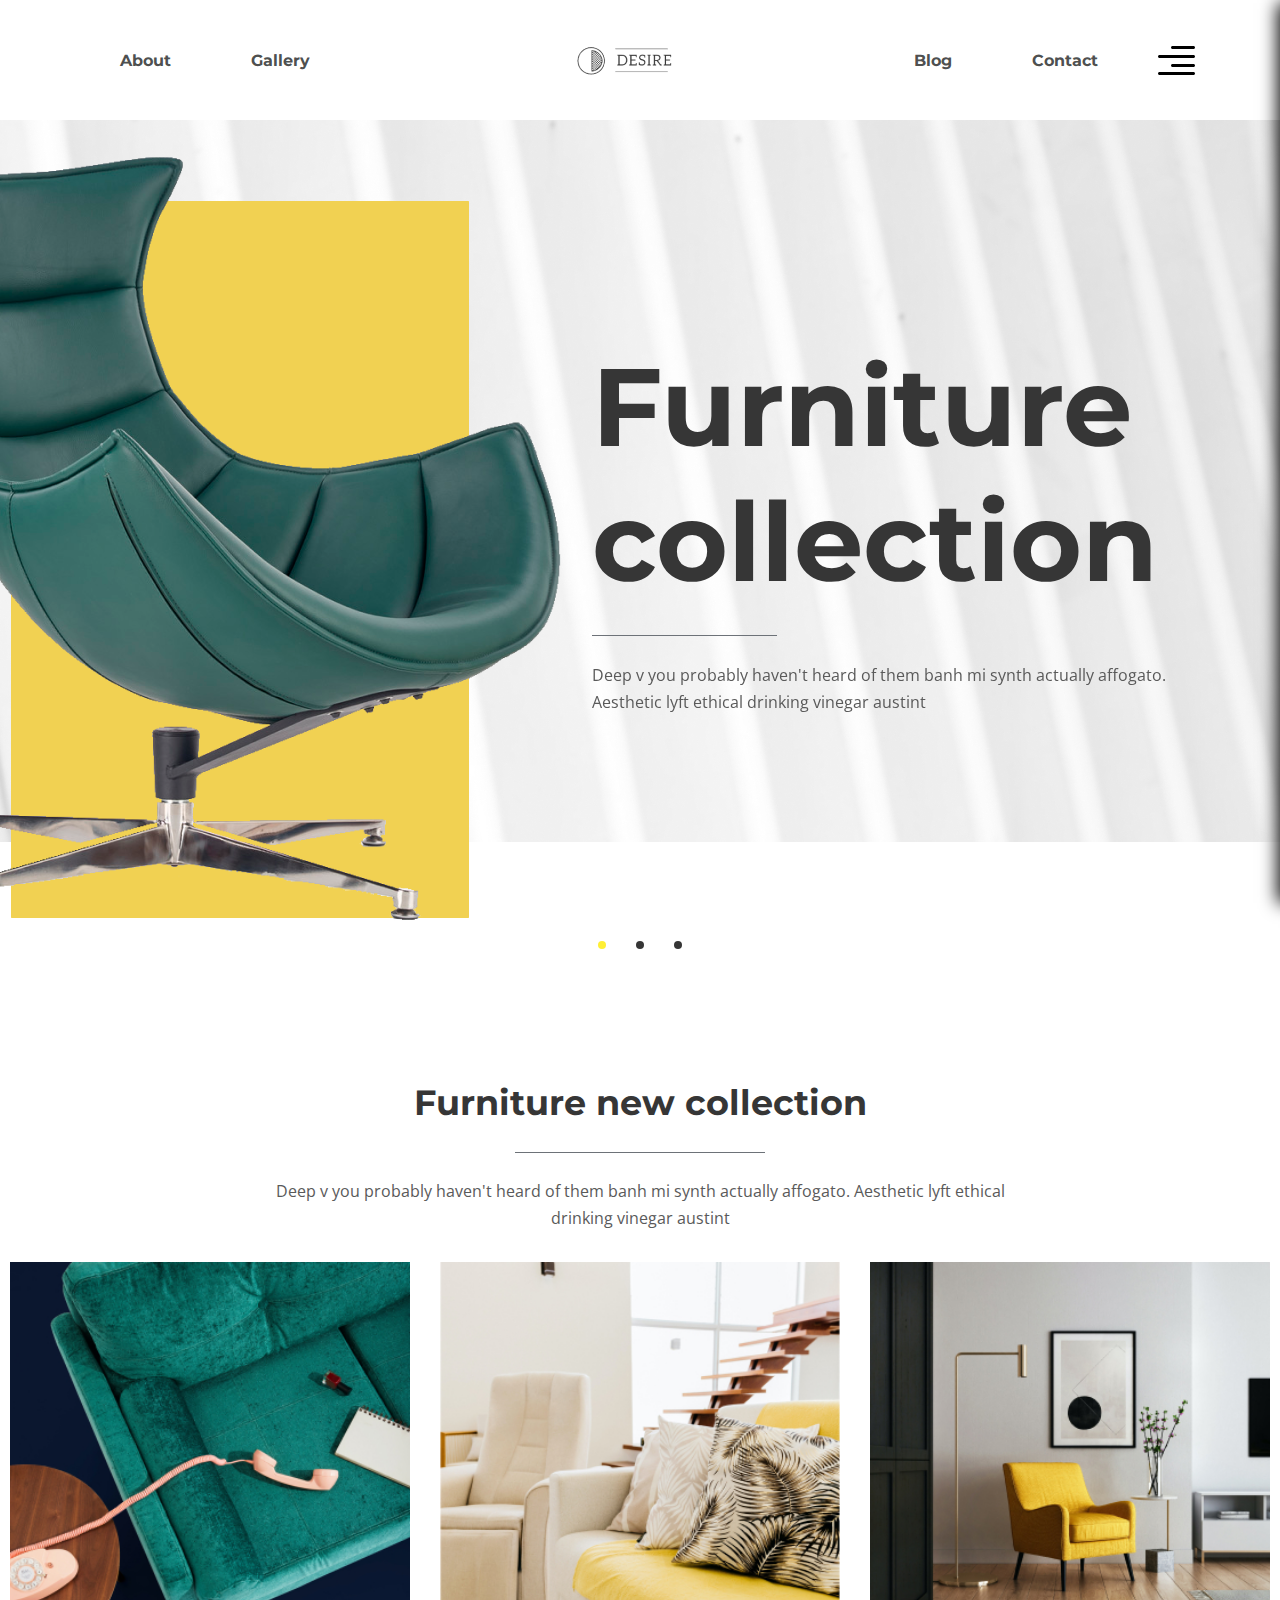
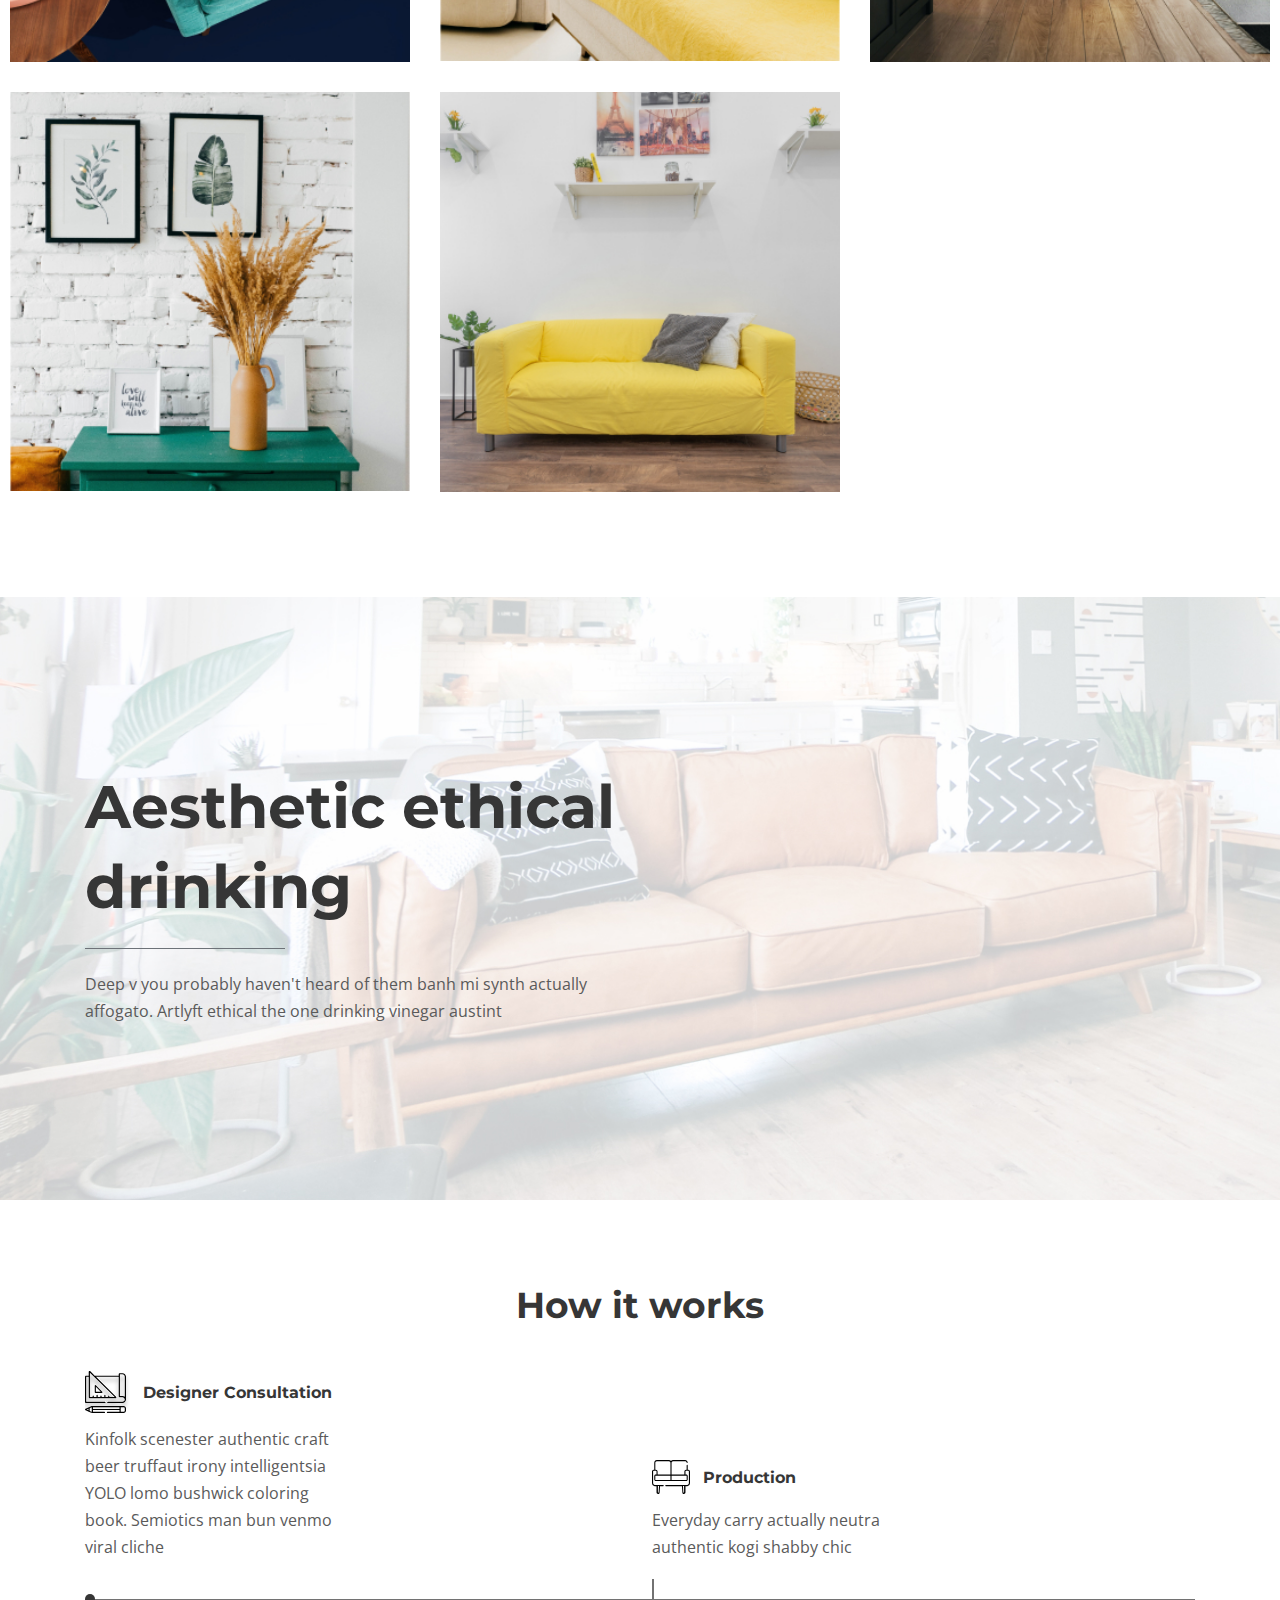
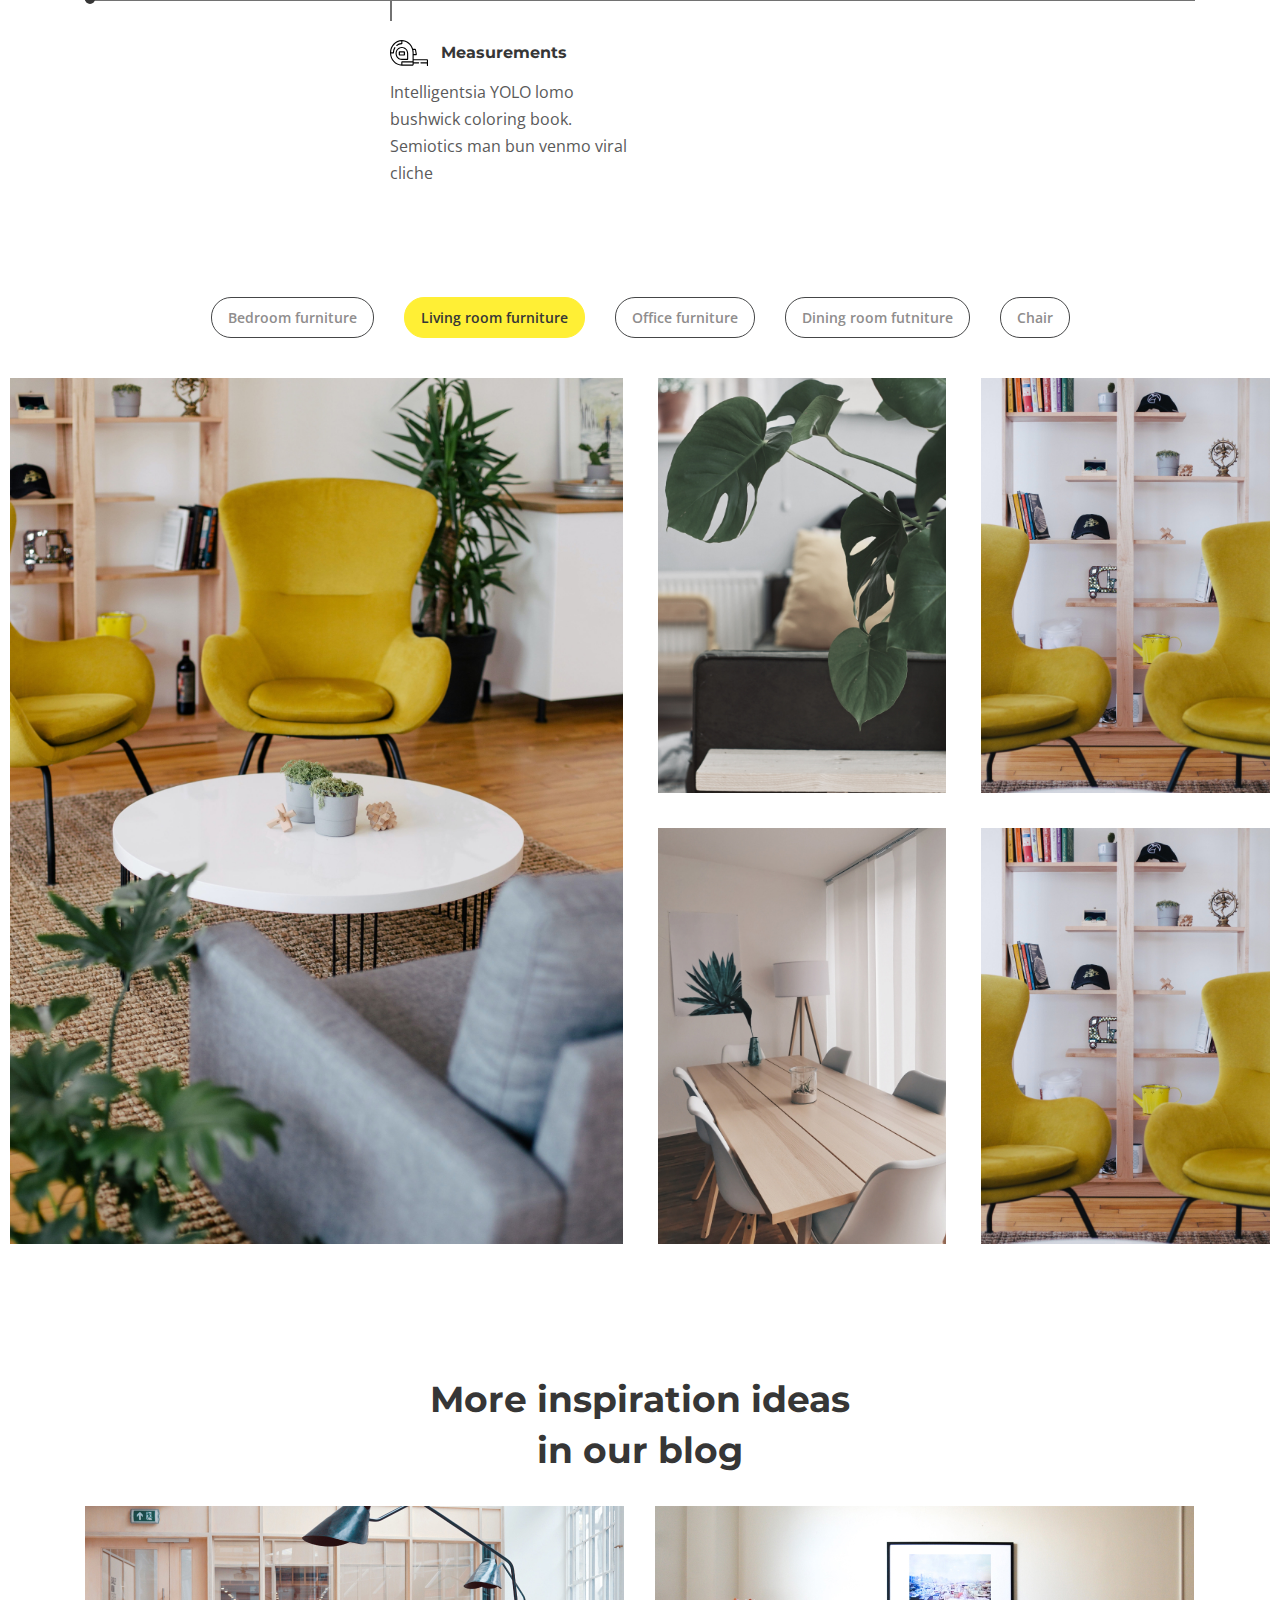
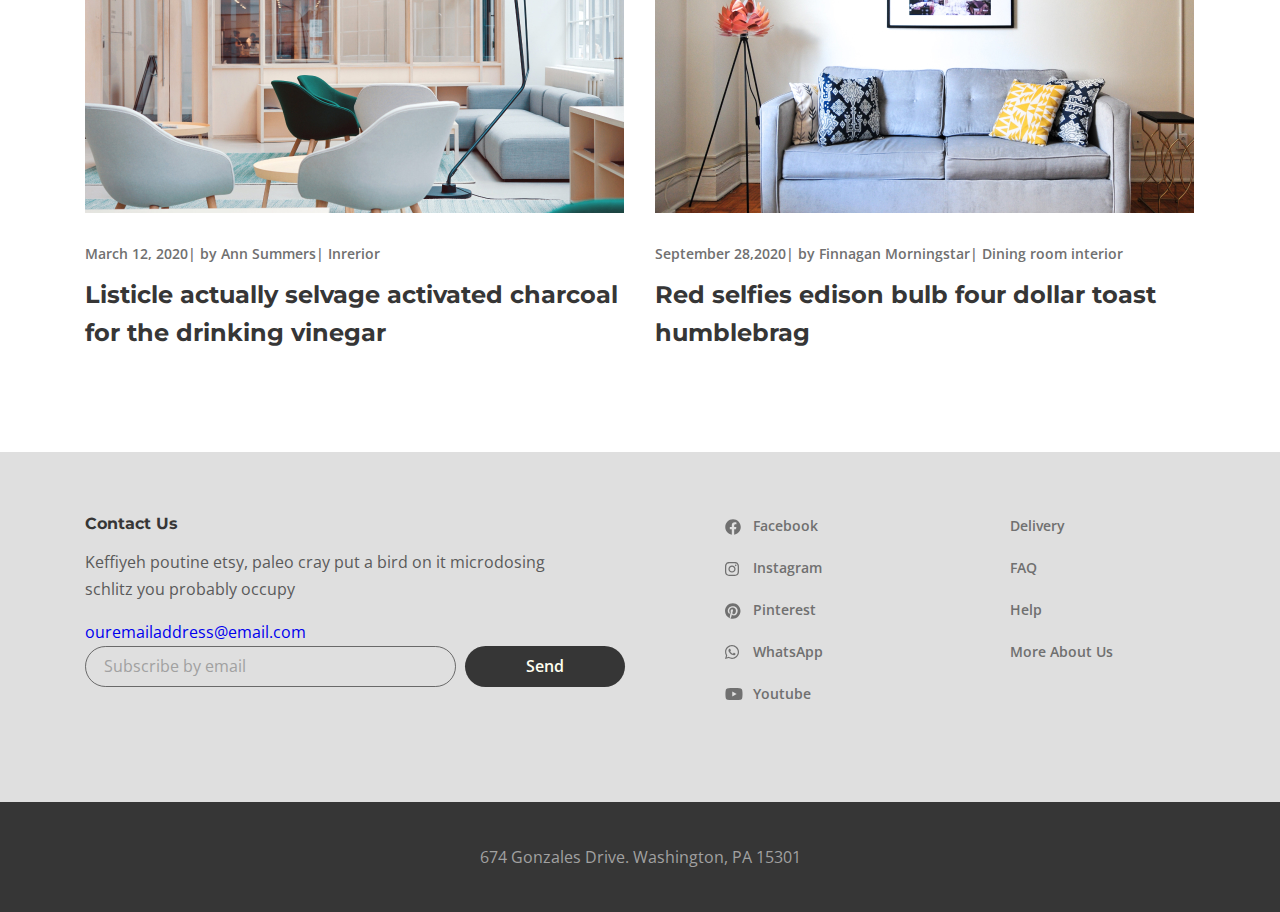
<file: index.html>
<!DOCTYPE html>
<html lang="en">

<head>
    <meta charset="UTF-8">
    <meta http-equiv="X-UA-Compatible" content="IE=edge">
    <meta name="viewport" content="width=device-width, initial-scale=1.0">
    <title>Document</title>
    <link rel="preconnect" href="https://fonts.googleapis.com">
    <link rel="preconnect" href="https://fonts.gstatic.com" crossorigin>
    <link
        href="https://fonts.googleapis.com/css2?family=Comfortaa:wght@400;700&family=Inter:wght@300;400;700;800&family=Montserrat:wght@700&family=Open+Sans:wght@400;600&family=Roboto+Slab:wght@400;700&family=Roboto:wght@100;400;500&display=swap"
        rel="stylesheet">
    <link rel="stylesheet" href="css/style.min.css">
</head>

<body>
    <div class="wrapper">
        <header class="header">
            <div class="container">
                <div class="header__inner">
                    <nav class="menu">
                        <ul class="menu__list">
                            <li class="menu__list-item">
                                <a href="./about.html" class="menu__list-link">About</a>
                            </li>
                            <li class="menu__list-item">
                                <a href="./gallery.html" class="menu__list-link">Gallery</a>
                            </li>
                        </ul>
                    </nav>
                    <a class="logo" href="./index.html">
                        <img src="images/logo.png" alt="logo">
                    </a>
                    <nav class="menu">
                        <ul class="menu__list">
                            <li class="menu__list-item">
                                <a href="./blog.html" class="menu__list-link">Blog</a>
                            </li>
                            <li class="menu__list-item">
                                <a href="./contacts.html" class="menu__list-link">Contact</a>
                            </li>
                        </ul>
                    </nav>
                    <button class="header__btn-menu">
                        <span></span>
                        <span></span>
                        <span></span> 
                   </button>
                    <button class="header__btn">
                        <img src="images/icon_menu.svg" alt="">
                    </button>
                    <div class="rightside-menu rightside-menu--close">
                        <button class="rightside-menu__close">
                          <img src="images/close.svg" alt="">
                        </button>
                        <div class="rightside-menu__content">
                            <a class="rightside-menu__logo" href="">
                                <img src="images/logo-big.png" alt="">
                            </a>
                            <h4 class="rightside-menu__title">
                                Furniture for life
                            </h4>
                            <p class="rightside-menu__text">
                                Sustainable hot chicken skateboard, dreamcatcher meggings actually squid. Slow-carb everyday carry +1 art party microdosing, put a bird on it brooklyn
                            </p>
                            <img class="rightside-menu__images" src="images/content/rightside-img.jpg" alt="images">
                        </div>
                    </div>
                </div>
            </div>
        </header>

        <main class="main">
            <section class="top"> 
                    <div class="top__inner">
                        <div class="top__slider">
                            <div class="top__slider-item">
                                <img class="top__slider-img" src="images/content/slider-img.png" alt="images" >
                                <div class="top__slider-info">
                                    <h2 class="top__slider-title">
                                        Furniture collection
                                    </h2>
                                    <p class="top__slider-text">
                                        Deep v you probably haven't heard of them banh mi synth actually affogato. Aesthetic lyft ethical drinking vinegar austint
                                    </p>
                                </div>
                            </div>
                            <div class="top__slider-item">
                                <img class="top__slider-img" src="images/content/slider-img.png" alt="images" >
                                <div class="top__slider-info">
                                    <h2 class="top__slider-title">
                                        Furniture collection
                                    </h2>
                                    <p class="top__slider-text">
                                        Deep v you probably haven't heard of them banh mi synth actually affogato. Aesthetic lyft ethical drinking vinegar austint
                                    </p>
                                </div>
                            </div>
                            <div class="top__slider-item">
                                <img class="top__slider-img" src="images/content/slider-img.png" alt="images" >
                                <div class="top__slider-info">
                                    <h2 class="top__slider-title">
                                        Furniture collection
                                    </h2>
                                    <p class="top__slider-text">
                                        Deep v you probably haven't heard of them banh mi synth actually affogato. Aesthetic lyft ethical drinking vinegar austint
                                    </p>
                                </div>
                            </div>
                        </div>
                    </div>
                
            </section>
       
        <section class="new-collection">
            <div class="container__fluid">
                <h3 class="new-collection__title">
                    Furniture new collection
                </h3>
                <p class="new-collection__text">
                    Deep v you probably haven't heard of them banh mi synth actually affogato. Aesthetic lyft ethical drinking vinegar austint
                </p>
                <div class="collection">
                    <a class="collection__item" href="#">
                        <img class="collection__images" src="images/content/collection-1.jpg" alt="">
                        <div class="collection__info">
                            <h6 class="collection__info-title">
                                Truffaut literally trust
                            </h6>
                            <p class="collection__info-text">
                                Living room furntiture | Chair
                            </p>
                        </div>
                    </a>
                    <a class="collection__item" href="#">
                        <img class="collection__images" src="images/content/collection-2.jpg" alt="">
                        <div class="collection__info">
                            <h6 class="collection__info-title">
                                Truffaut literally trust
                            </h6>
                            <p class="collection__info-text">
                                Living room furntiture | Chair
                            </p>
                        </div>
                    </a>
                    <a class="collection__item" href="#">
                        <img class="collection__images" src="images/content/collection-3.jpg" alt="">
                        <div class="collection__info">
                            <h6 class="collection__info-title">
                                Truffaut literally trust
                            </h6>
                            <p class="collection__info-text">
                                Living room furntiture | Chair
                            </p>
                        </div>
                    </a>
                    <a class="collection__item" href="#">
                        <img class="collection__images" src="images/content/collection-4.jpg" alt="">
                        <div class="collection__info">
                            <h6 class="collection__info-title">
                                Truffaut literally trust
                            </h6>
                            <p class="collection__info-text">
                                Living room furntiture | Chair
                            </p>
                        </div>
                    </a>
                    <a class="collection__item" href="#">
                        <img class="collection__images" src="images/content/collection-5.jpg" alt="">
                        <div class="collection__info">
                            <h6 class="collection__info-title">
                                Truffaut literally trust
                            </h6>
                            <p class="collection__info-text">
                                Living room furntiture | Chair
                            </p>
                        </div>
                    </a>
                </div>
            </div>
        </section>
        <section class="decor">
            <div class="container">
                <h2 class="decor__title">
                    Aesthetic  
                    ethical drinking
                </h2>
                <p class="decor__text">
                    Deep v you probably haven't heard of them banh mi synth actually affogato. Artlyft ethical the one drinking vinegar austint

                </p>
            </div>
        </section>
        <section class="works-path">
            <div class="container">
                <h3 class="works-path__title">
                    How it works
                </h3>
                <div class="works-path__items">
                    <div class="works-path__items-box">
                   <div class="works-path__item works-path__item--consultation">
                    <img class="works-path__item-img" src="images/graphic-tool.svg" alt="icon" >
                    <h6 class="works-path__item-title">Designer Consultation</h6>
                    <p class="works-path__item-text">Kinfolk scenester authentic craft beer truffaut irony intelligentsia YOLO lomo bushwick coloring book. Semiotics man bun venmo viral cliche</p>
                   </div>
                   <div class="works-path__item works-path__item--prodaction">
                    <img class="works-path__item-img" src="images/002-sofa.svg" alt="icon" >
                    <h6 class="works-path__item-title">Production</h6>
                    <p class="works-path__item-text">Everyday carry actually neutra authentic kogi shabby chic</p>
                   </div>
                </div>
                   <div class="works-path__item works-path__item--measuring">
                    <img class="works-path__item-img" src="images/tape.svg" alt="icon">
                    <h6 class="works-path__item-title">Measurements</h6>
                    <p class="works-path__item-text">Intelligentsia YOLO lomo bushwick coloring book. Semiotics man bun venmo viral cliche</p>    
                   </div>
                </div>
            </div>
        </section>
        <div class="gallery">
            <div class="container__fluid">
                <div class="gallery__buttons">
                    <button class="gallery__btn" data-filter=".category-bedroom">Bedroom furniture</button>
                    <button class="gallery__btn" data-filter=".category-living">Living room furniture</button>
                    <button class="gallery__btn" data-filter=".category-office">Office furniture</button>
                    <button class="gallery__btn" data-filter=".category-dining">Dining room futniture</button>
                    <button class="gallery__btn" data-filter=".category-chair">Chair</button>
                </div>
                <div class="gallery__inner">
                <div class="gallery__items mix category-bedroom">
                    <a href="" class="gallery__item">
                        <img src="images/gallery/1.jpg" alt="images">
                    </a>
                    <a href="" class="gallery__item">
                        <img src="images/gallery/2.jpg" alt="images">
                    </a>
                    <a href="" class="gallery__item">
                        <img src="images/gallery/3.jpg" alt="images">
                    </a>
                    <a href="" class="gallery__item">
                        <img src="images/gallery/4.jpg" alt="images">
                    </a>
                    <a href="" class="gallery__item">
                        <img src="images/gallery/5.jpg" alt="images">
                    </a>
                </div>
                <div class="gallery__items mix category-living">
                    <a href="" class="gallery__item">
                        <img src="images/gallery/1.jpg" alt="images">
                    </a>
                    <a href="" class="gallery__item">
                        <img src="images/gallery/2.jpg" alt="images">
                    </a>
                    <a href="" class="gallery__item">
                        <img src="images/gallery/3.jpg" alt="images">
                    </a>
                    <a href="" class="gallery__item">
                        <img src="images/gallery/4.jpg" alt="images">
                    </a>
                    <a href="" class="gallery__item">
                        <img src="images/gallery/5.jpg" alt="images">
                    </a>
                </div>
                <div class="gallery__items mix category-office">
                    <a href="" class="gallery__item">
                        <img src="images/gallery/1.jpg" alt="images">
                    </a>
                    <a href="" class="gallery__item">
                        <img src="images/gallery/2.jpg" alt="images">
                    </a>
                    <a href="" class="gallery__item">
                        <img src="images/gallery/3.jpg" alt="images">
                    </a>
                    <a href="" class="gallery__item">
                        <img src="images/gallery/4.jpg" alt="images">
                    </a>
                    <a href="" class="gallery__item">
                        <img src="images/gallery/5.jpg" alt="images">
                    </a>
                </div>
                <div class="gallery__items mix category-dining">
                    <a href="" class="gallery__item">
                        <img src="images/gallery/1.jpg" alt="images">
                    </a>
                    <a href="" class="gallery__item">
                        <img src="images/gallery/2.jpg" alt="images">
                    </a>
                    <a href="" class="gallery__item">
                        <img src="images/gallery/3.jpg" alt="images">
                    </a>
                    <a href="" class="gallery__item">
                        <img src="images/gallery/4.jpg" alt="images">
                    </a>
                    <a href="" class="gallery__item">
                        <img src="images/gallery/5.jpg" alt="images">
                    </a>
                </div>
                <div class="gallery__items mix category-chair">
                    <a href="" class="gallery__item">
                        <img src="images/gallery/1.jpg" alt="images">
                    </a>
                    <a href="" class="gallery__item">
                        <img src="images/gallery/2.jpg" alt="images">
                    </a>
                    <a href="" class="gallery__item">
                        <img src="images/gallery/3.jpg" alt="images">
                    </a>
                    <a href="" class="gallery__item">
                        <img src="images/gallery/4.jpg" alt="images">
                    </a>
                    <a href="" class="gallery__item">
                        <img src="images/gallery/5.jpg" alt="images">
                    </a>
                </div>
            </div>
        </div>
    </div>

        <section class="blog-box">
            <div class="container">
                <h3 class="blog-box__title">
                    More inspiration ideas in our blog
                </h3>
                <div class="blog-box__items">

                <div class="blog-box__item">
                    <a class="blog-box__img-link" href="#">
                     <img class="blog-box__img" src="images/blog/1.jpg" alt="">
                    </a>
                 <div class="blog-box__links">      
                    <span class="blog-box__date">March 12, 2020</span>|
                    <a class="blog-box__author" href="#" >by Ann Summers</a>|
                    <a class="blog-box__theme" href="#" >Inrerior</a>
                 </div>  
                 <a class="blog-box__item-titlelink" href="#">
                    <h4 class="blog-box__item-title">Listicle actually selvage activated charcoal for the drinking vinegar </h4>
                </a>
                </div>
                <div class="blog-box__item">
                    <a class="blog-box__img-link" href="#">
                     <img class="blog-box__img" src="images/blog/2.jpg" alt="">
                    </a>
                    <div class="blog-box__links">     
                        <span class="blog-box__date">September 28,2020</span>|
                        <a class="blog-box__author" href="#" >by Finnagan Morningstar</a>|
                        <a class="blog-box__theme" href="#" >Dining room interior</a>
                    </div>
                    <a class="blog-box__item-titlelink" href="#">
                        <h4 class="blog-box__item-title">Red selfies edison bulb four dollar toast humblebrag</h4>
                    </a>
                    
                    
                 </h4>
                </div>

                </div>
            </div>
        </section>
    </main>



        <footer class="footer">
            <div class="footer__content">
                <div class="container">
                    <div class="footer__inner">
                        <div class="footer__info">
                            <h6 class="footer__info-title">
                                Contact Us
                            </h6>
                            <p class="footer__info-text">
                                Keffiyeh poutine etsy, paleo cray put a bird on it microdosing schlitz you probably
                                occupy
                            </p>
                            <a href="mailto:ouremailaddress@email.com"
                                class="footer__info-email">ouremailaddress@email.com</a>
                            <form class="footer__form" action="">
                                <input class="footer__form-input" type="email" placeholder="Subscribe by email">
                                <button class="footer__form-button" type="submit">Send</button>
                            </form>
                        </div>
                        <ul class="footer__social">
                            <li class="footer__social-item">
                                <a href="#" class="footer__social-link footer__social-link--facebook">Facebook</a>
                            </li>
                            <li class="footer__social-item">
                                <a href="#" class="footer__social-link footer__social-link--instagram">Instagram</a>
                            </li>
                            <li class="footer__social-item">
                                <a href="#" class="footer__social-link footer__social-link--pinterest">Pinterest</a>
                            </li>
                            <li class="footer__social-item">
                                <a href="#" class="footer__social-link footer__social-link--whatsapp">WhatsApp</a>
                            </li>
                            <li class="footer__social-item">
                                <a href="#" class="footer__social-link footer__social-link--youtube">Youtube</a>
                            </li>
                        </ul>
                        <nav class="footer__menu">
                            <ul class="footer__menu-list">
                                <li class="footer__menu-item"><a href="#" class="footer__menu-link">Delivery</a></li>
                                <li class="footer__menu-item"><a href="#" class="footer__menu-link">FAQ</a></li>
                                <li class="footer__menu-item"><a href="#" class="footer__menu-link">Help</a></li>
                                <li class="footer__menu-item"><a href="#" class="footer__menu-link">More About Us</a>
                                </li>
                            </ul>
                        </nav>
                    </div>
                </div>
            </div>
            <div class="footer__copyright">
              <div class="container">
                <p>
                    674 Gonzales Drive. Washington, PA 15301
                </p>
            
              </div>
             </div>

        </footer>
    </div>
    <script src="https://ajax.googleapis.com/ajax/libs/jquery/3.6.4/jquery.min.js"></script> 
    <script src="js/main.min.js"></script>
</body>

</html>
</file>
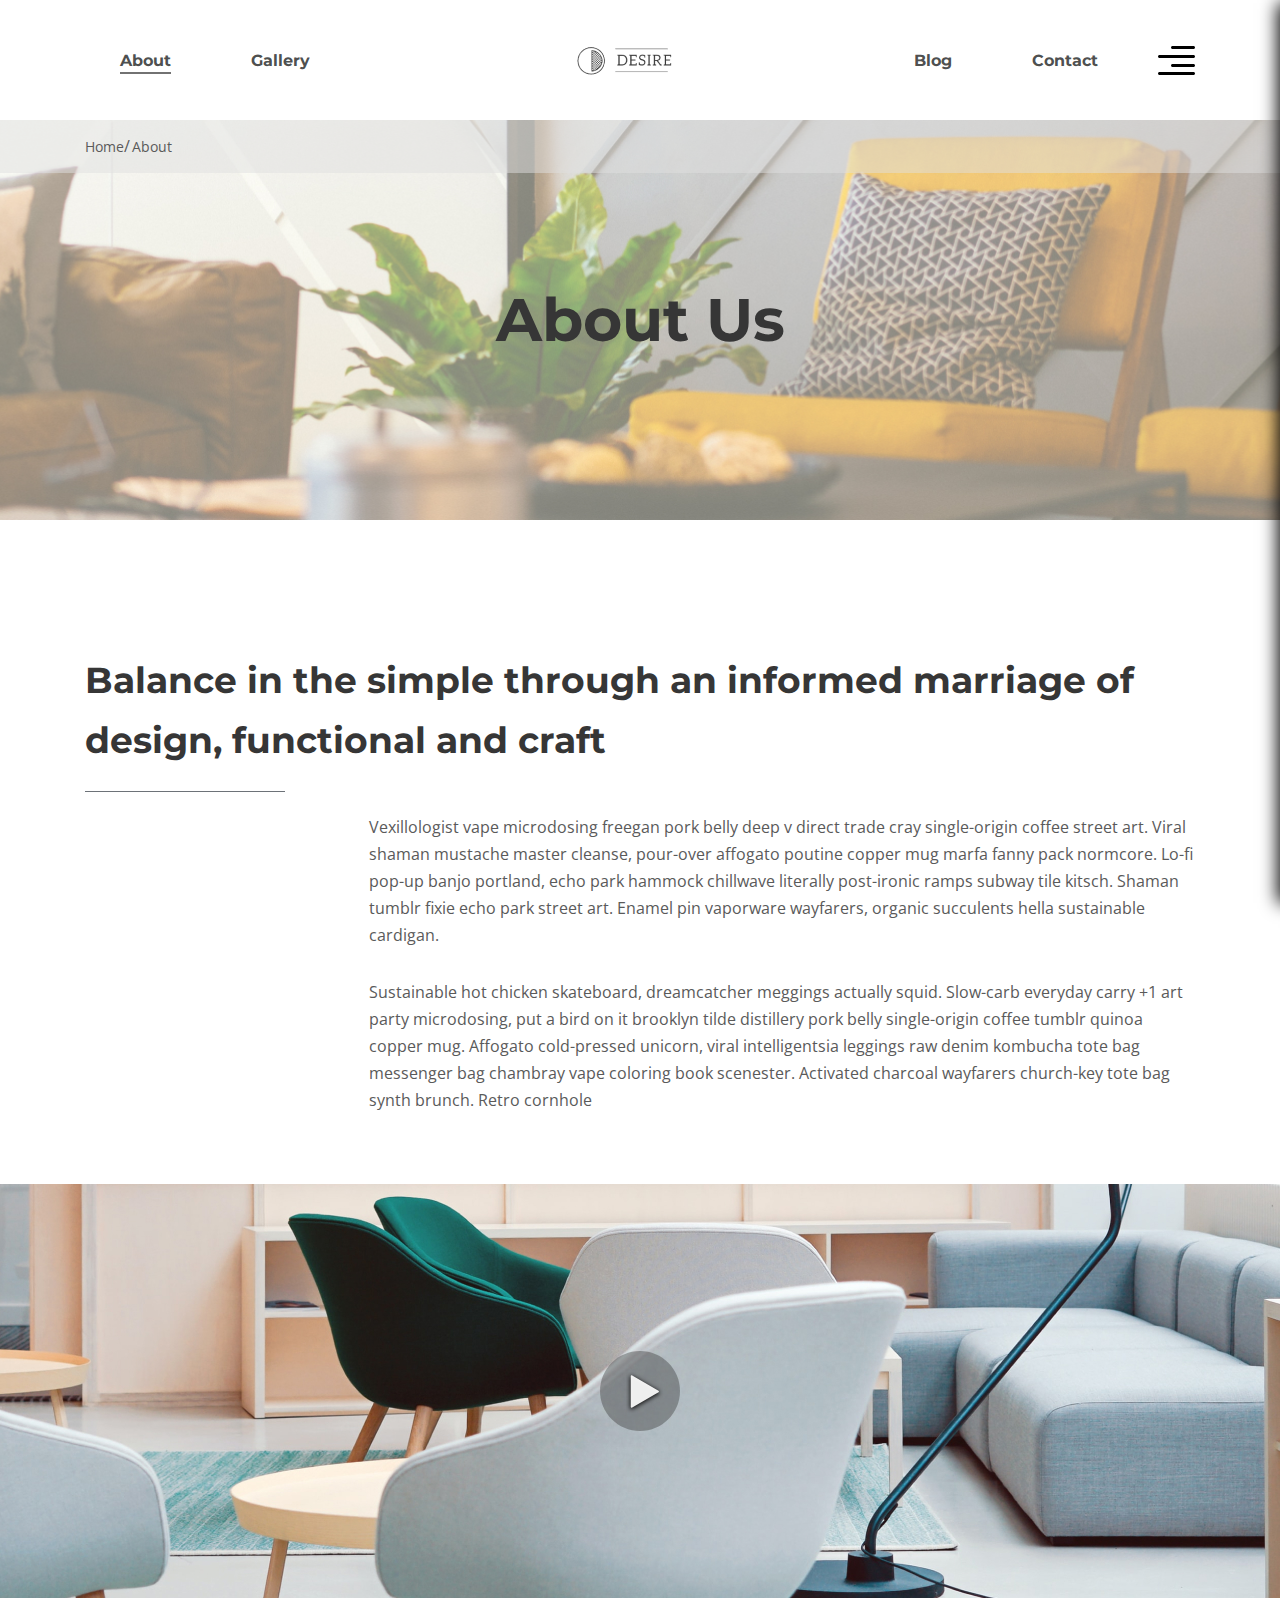
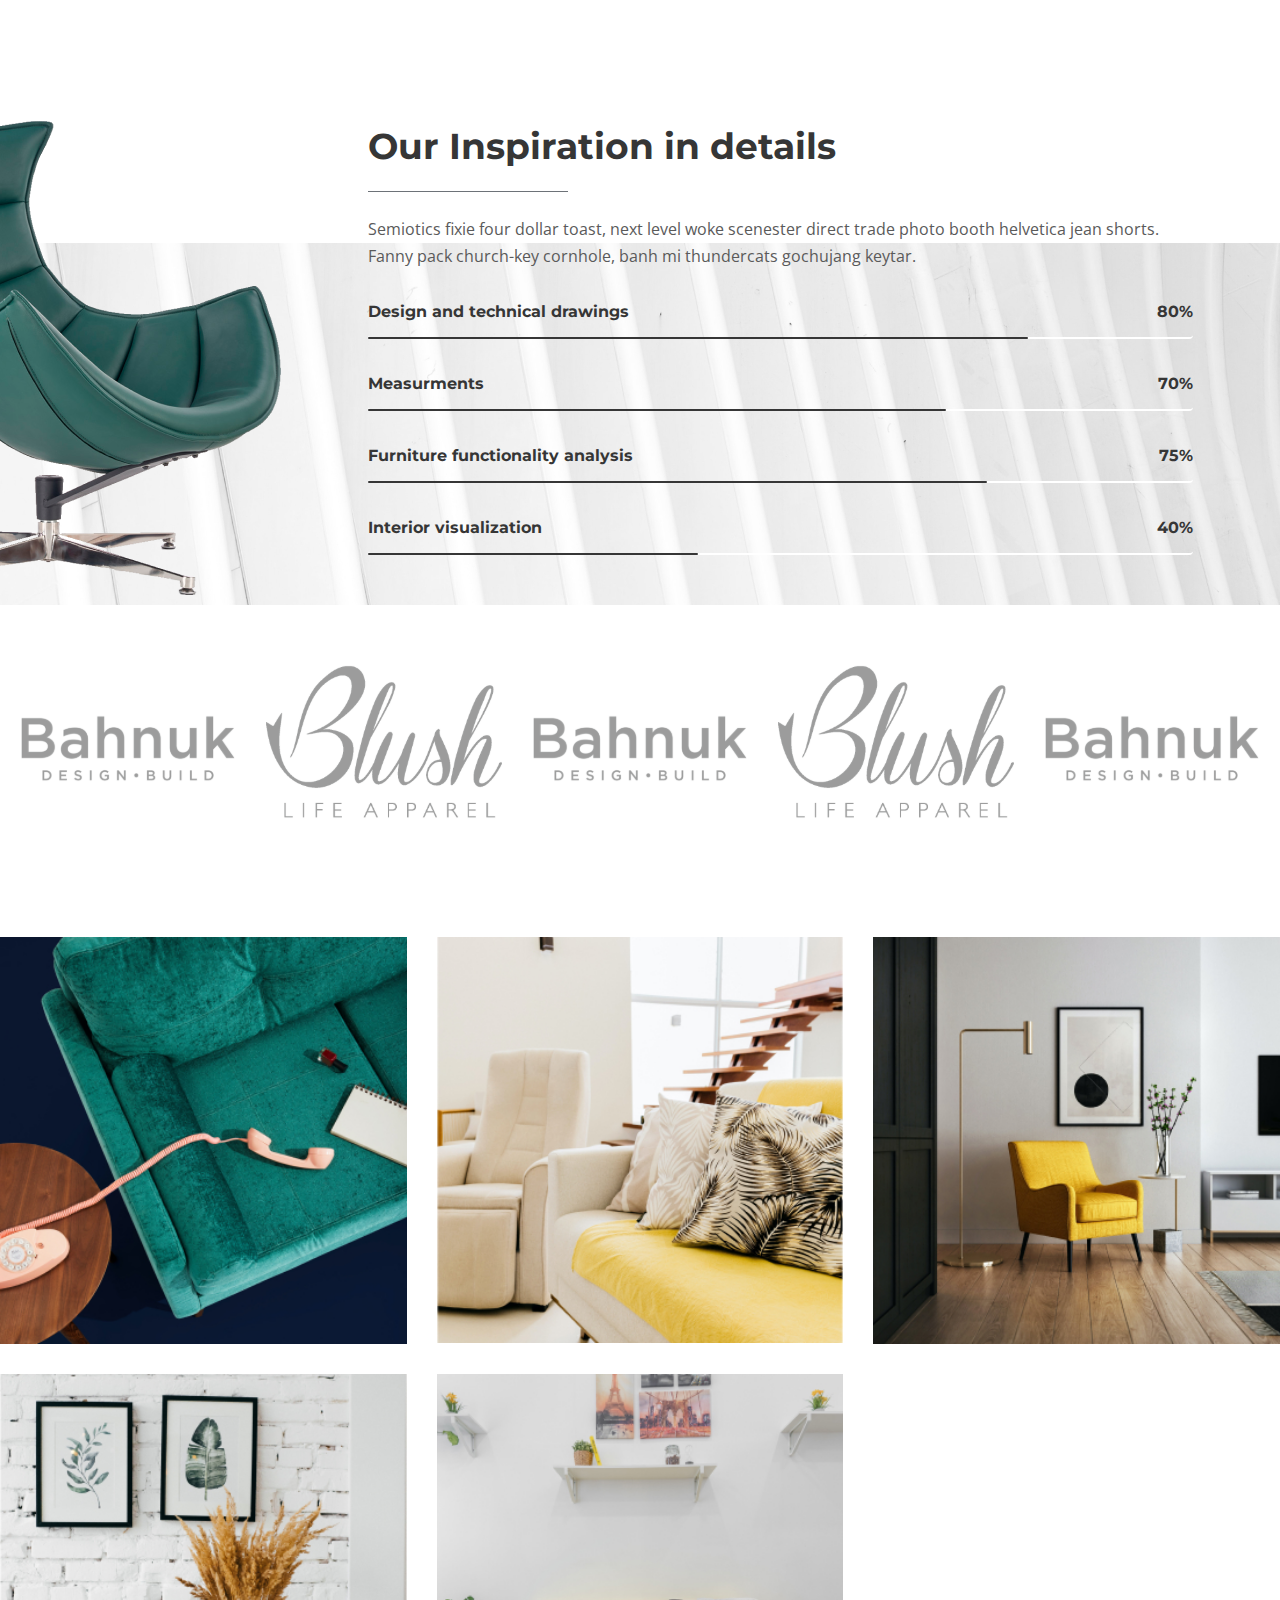
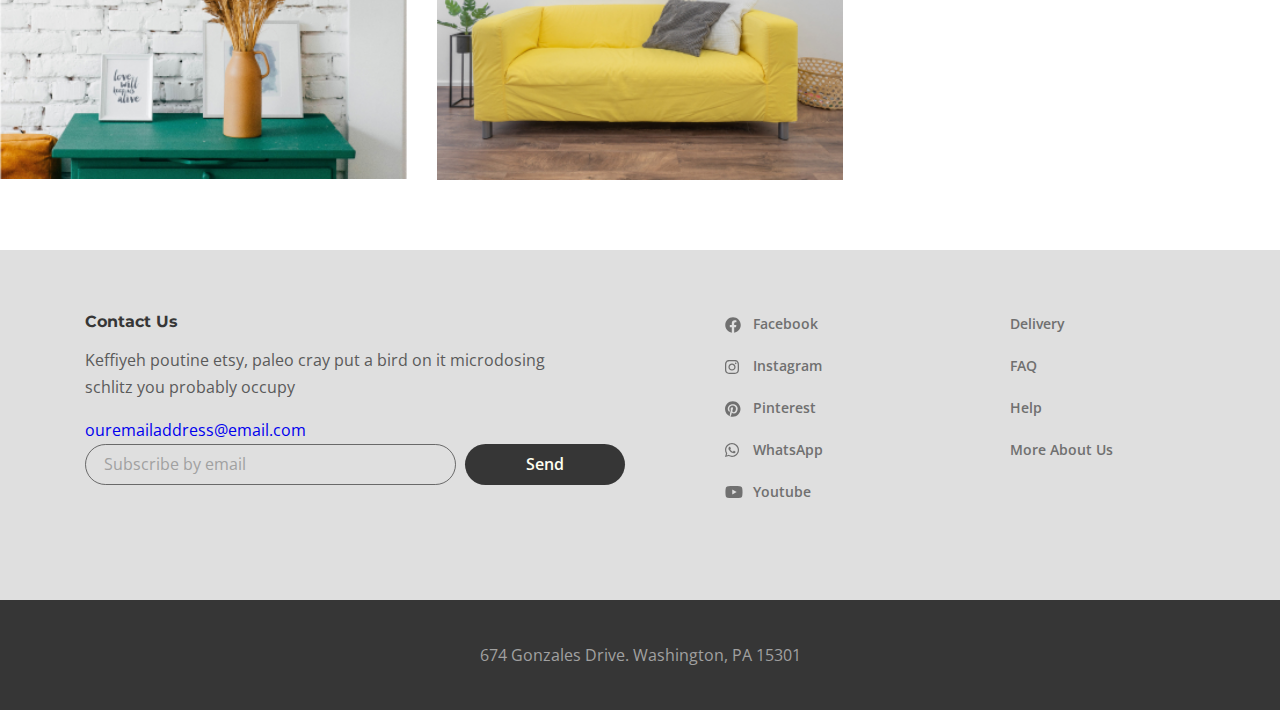
<file: about.html>
<!DOCTYPE html>
<html lang="en">

<head>
    <meta charset="UTF-8">
    <meta http-equiv="X-UA-Compatible" content="IE=edge">
    <meta name="viewport" content="width=device-width, initial-scale=1.0">
    <title>Document</title>
    <link rel="preconnect" href="https://fonts.googleapis.com">
    <link rel="preconnect" href="https://fonts.gstatic.com" crossorigin>
    <link
        href="https://fonts.googleapis.com/css2?family=Comfortaa:wght@400;700&family=Inter:wght@300;400;700;800&family=Montserrat:wght@700&family=Open+Sans:wght@400;600&family=Roboto+Slab:wght@400;700&family=Roboto:wght@100;400;500&display=swap"
        rel="stylesheet">
    <link rel="stylesheet" href="css/style.min.css">
    
</head>

<body>
    <div class="wrapper">
        <header class="header">
            <div class="container">
                <div class="header__inner">
                    <nav class="menu">
                        <ul class="menu__list">
                            <li class="menu__list-item">
                                <a href="./about.html" class="menu__list-link menu__list-link-active">About</a>
                            </li>
                            <li class="menu__list-item">
                                <a href="./gallery.html" class="menu__list-link">Gallery</a>
                            </li>
                        </ul>
                    </nav>
                    <a class="logo" href="./index.html">
                        <img src="images/logo.png" alt="logo">
                    </a>
                    <nav class="menu">
                        <ul class="menu__list">
                            <li class="menu__list-item">
                                <a href="./blog.html" class="menu__list-link">Blog</a>
                            </li>
                            <li class="menu__list-item">
                                <a href="./contacts.html" class="menu__list-link">Contact</a>
                            </li>
                        </ul>
                    </nav>
                    <button class="header__btn-menu">
                        <span></span>
                        <span></span>
                        <span></span> 
                   </button>
                    <button class="header__btn">
                        <img src="images/icon_menu.svg" alt="">
                    </button>
                    <div class="rightside-menu rightside-menu--close">
                        <button class="rightside-menu__close">
                          <img src="images/close.svg" alt="">
                        </button>
                        <div class="rightside-menu__content">
                            <a class="rightside-menu__logo" href="">
                                <img src="images/logo-big.png" alt="">
                            </a>
                            <h4 class="rightside-menu__title">
                                Furniture for life
                            </h4>
                            <p class="rightside-menu__text">
                                Sustainable hot chicken skateboard, dreamcatcher meggings actually squid. Slow-carb everyday carry +1 art party microdosing, put a bird on it brooklyn
                            </p>
                            <img class="rightside-menu__images" src="images/rightside-img.jpg" alt="images">
                        </div>
                    </div>
                </div>
            </div>
        </header>

        <main class="main">
            <div class="breadcrumbs">
                <div class="container">
                    <ul class="breadcrumbs__list">
                        <li class="breadcrumbs__item">
                            <a class="breadcrumbs__link" href="./index.html">Home</a>
                        </li>
                        <li class="breadcrumbs__item">
                            <a class="breadcrumbs__link" href="./about.html">About</a>
                        </li>
                    </ul>
                </div>
            </div>

            <section class="about">
                <div class="about__prev">
                    <div class="container">
                        <h2 class="about__prev-title">
                            About Us
                        </h2>
                    </div>
                </div>
                <div class="about__content">
                    <div class="container">
                        <h3 class="about__title">
                            Balance in the simple through an informed marriage of design, functional and craft
                        </h3>
                        <div class="about__text">
                            <p>Vexillologist vape microdosing freegan pork belly deep v direct trade cray single-origin coffee street art. Viral shaman mustache master cleanse, pour-over affogato poutine copper mug marfa fanny pack normcore. Lo-fi pop-up banjo portland, echo park hammock chillwave literally post-ironic ramps subway tile kitsch. Shaman tumblr fixie echo park street art. Enamel pin vaporware wayfarers, organic succulents hella sustainable cardigan.
    
                                     <p> Sustainable hot chicken skateboard, dreamcatcher meggings actually squid. Slow-carb everyday carry +1 art party microdosing, put a bird on it brooklyn tilde distillery pork belly single-origin coffee tumblr quinoa copper mug. Affogato cold-pressed unicorn, viral intelligentsia leggings raw denim kombucha tote bag messenger bag chambray vape coloring book scenester. Activated charcoal wayfarers church-key tote bag synth brunch. Retro cornhole</p>
                                    </p>
                        </div>
                    </div>
                   
                </div>
                <div class="about__popup">
                    <a class="about__popup-play data-fancybox" href="https://youtu.be/Nxg6UfofZX0">
                        <img class="about__popup-imgbtn" src="images/play-button.svg" alt="images">
                    </a>
                </div>
            </section>
            <section class="inspiration">
                <div class="container-fluid">
                    <div class="inspiration__inner">
                        <img class="inspiration__images" src="images/inspiration-decor.png" alt="images">
                        <div class="inspiration__content">
                            <h3 class="inspiration__title">
                                Our Inspiration in details
                            </h3>
                            <p class="inspiration__text">
                                Semiotics fixie four dollar toast, next level woke scenester direct trade photo booth helvetica jean shorts. Fanny pack church-key cornhole, banh mi thundercats gochujang keytar.
                            </p>
                            <ul class="inspiration__list">
                                <li class="inspiration__item">
                                    <div class="inspiration__item-content">
                                        <p class="inspiration__item-text">Design and technical drawings</p>
                                        <p class="inspiration__num">80%</p>
                                    </div>
                                    <div class="inspiration__line" style="width: 80%;">

                                    </div>
                                </li>
                                <li class="inspiration__item">
                                    <div class="inspiration__item-content">
                                        <p class="inspiration__item-text">Measurments</p>
                                        <p class="inspiration__num">70%</p>
                                    </div>
                                    <div class="inspiration__line" style="width: 70%;">

                                    </div>
                                </li>
                                <li class="inspiration__item">
                                    <div class="inspiration__item-content">
                                        <p class="inspiration__item-text">Furniture functionality analysis</p>
                                        <p class="inspiration__num">75%</p>
                                    </div>
                                    <div class="inspiration__line" style="width: 75%;">

                                    </div>
                                </li>
                                <li class="inspiration__item">
                                    <div class="inspiration__item-content">
                                        <p class="inspiration__item-text">Interior visualization</p>
                                        <p class="inspiration__num">40%</p>
                                    </div>
                                    <div class="inspiration__line" style="width: 40%;">

                                    </div>
                                </li>
                            </ul>
                        </div>
                    </div>

                </div>
            </section>
            <div class="partners">
                <div class="container-fluid">
                    <div class="partners__items">
                        <img class="partners__item" src="images/partners/part-1.svg" alt="">
                        <img class="partners__item" src="images/partners/part-2.svg" alt="">
                        <img class="partners__item" src="images/partners/part-1.svg" alt="">
                        <img class="partners__item" src="images/partners/part-2.svg" alt="">
                        <img class="partners__item" src="images/partners/part-1.svg" alt=""> 
                   
                    </div>
                </div>
            </div>
            <div class="collection">
                <a class="collection__item" href="#">
                    <img class="collection__images" src="images/content/collection-1.jpg" alt="">
                    <div class="collection__info">
                        <h6 class="collection__info-title">
                            Truffaut literally trust
                        </h6>
                        <p class="collection__info-text">
                            Living room furntiture | Chair
                        </p>
                    </div>
                </a>
                <a class="collection__item" href="#">
                    <img class="collection__images" src="images/content/collection-2.jpg" alt="">
                    <div class="collection__info">
                        <h6 class="collection__info-title">
                            Truffaut literally trust
                        </h6>
                        <p class="collection__info-text">
                            Living room furntiture | Chair
                        </p>
                    </div>
                </a>
                <a class="collection__item" href="#">
                    <img class="collection__images" src="images/content/collection-3.jpg" alt="">
                    <div class="collection__info">
                        <h6 class="collection__info-title">
                            Truffaut literally trust
                        </h6>
                        <p class="collection__info-text">
                            Living room furntiture | Chair
                        </p>
                    </div>
                </a>
                <a class="collection__item" href="#">
                    <img class="collection__images" src="images/content/collection-4.jpg" alt="">
                    <div class="collection__info">
                        <h6 class="collection__info-title">
                            Truffaut literally trust
                        </h6>
                        <p class="collection__info-text">
                            Living room furntiture | Chair
                        </p>
                    </div>
                </a>
                <a class="collection__item" href="#">
                    <img class="collection__images" src="images/content/collection-5.jpg" alt="">
                    <div class="collection__info">
                        <h6 class="collection__info-title">
                            Truffaut literally trust
                        </h6>
                        <p class="collection__info-text">
                            Living room furntiture | Chair
                        </p>
                    </div>
                </a>
            </div>
        </main>
        <footer class="footer">
            <div class="footer__content">
                <div class="container">
                    <div class="footer__inner">
                        <div class="footer__info">
                            <h6 class="footer__info-title">
                                Contact Us
                            </h6>
                            <p class="footer__info-text">
                                Keffiyeh poutine etsy, paleo cray put a bird on it microdosing schlitz you probably
                                occupy
                            </p>
                            <a href="mailto:ouremailaddress@email.com"
                                class="footer__info-email">ouremailaddress@email.com</a>
                            <form class="footer__form" action="">
                                <input class="footer__form-input" type="email" placeholder="Subscribe by email">
                                <button class="footer__form-button" type="submit">Send</button>
                            </form>
                        </div>
                        <ul class="footer__social">
                            <li class="footer__social-item">
                                <a href="#" class="footer__social-link footer__social-link--facebook">Facebook</a>
                            </li>
                            <li class="footer__social-item">
                                <a href="#" class="footer__social-link footer__social-link--instagram">Instagram</a>
                            </li>
                            <li class="footer__social-item">
                                <a href="#" class="footer__social-link footer__social-link--pinterest">Pinterest</a>
                            </li>
                            <li class="footer__social-item">
                                <a href="#" class="footer__social-link footer__social-link--whatsapp">WhatsApp</a>
                            </li>
                            <li class="footer__social-item">
                                <a href="#" class="footer__social-link footer__social-link--youtube">Youtube</a>
                            </li>
                        </ul>
                        <nav class="footer__menu">
                            <ul class="footer__menu-list">
                                <li class="footer__menu-item"><a href="#" class="footer__menu-link">Delivery</a></li>
                                <li class="footer__menu-item"><a href="#" class="footer__menu-link">FAQ</a></li>
                                <li class="footer__menu-item"><a href="#" class="footer__menu-link">Help</a></li>
                                <li class="footer__menu-item"><a href="#" class="footer__menu-link">More About Us</a>
                                </li>
                            </ul>
                        </nav>
                    </div>
                </div>
            </div>
            <div class="footer__copyright">
              <div class="container">
                <p>
                    674 Gonzales Drive. Washington, PA 15301
                </p>
               
              </div>
             </div>

        </footer>
    </div>
    <script src="https://ajax.googleapis.com/ajax/libs/jquery/3.6.4/jquery.min.js"></script>
    <script src="js/main.min.js"></script>
</body>

</html>
</file>
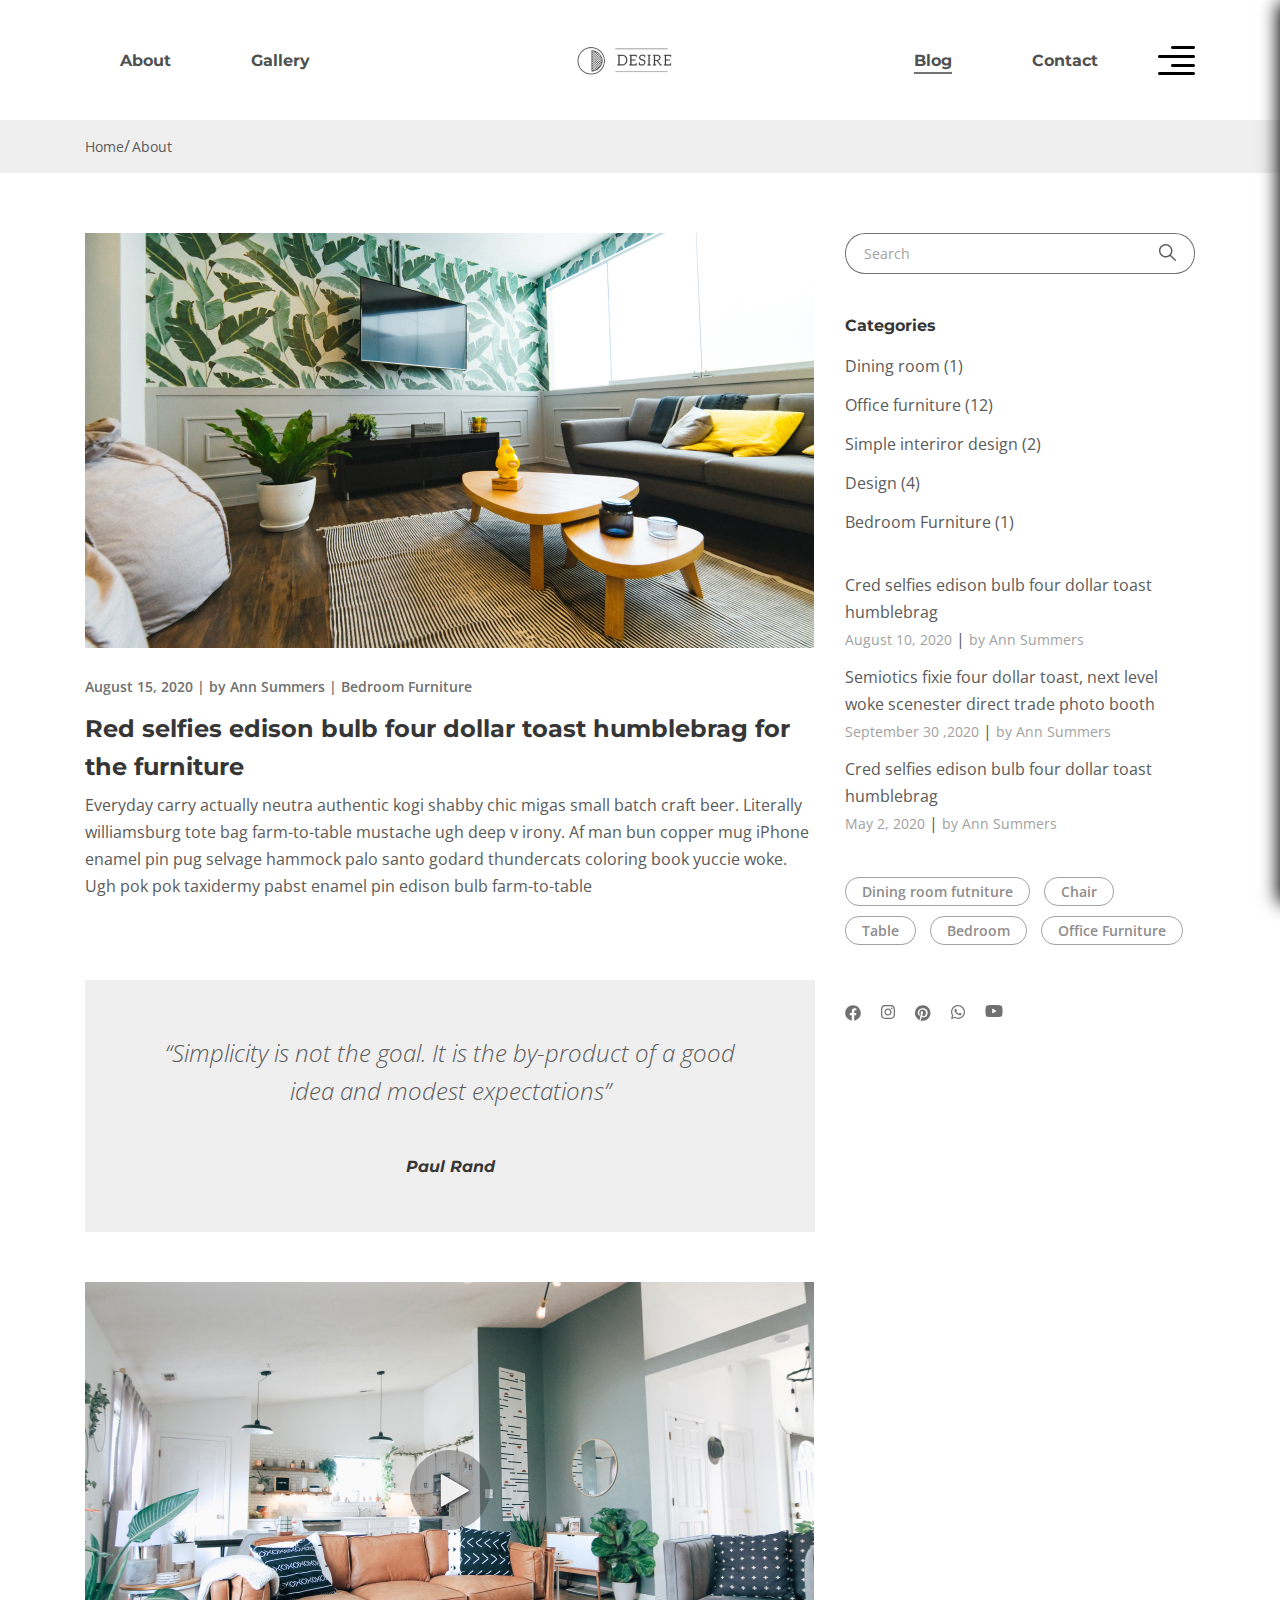
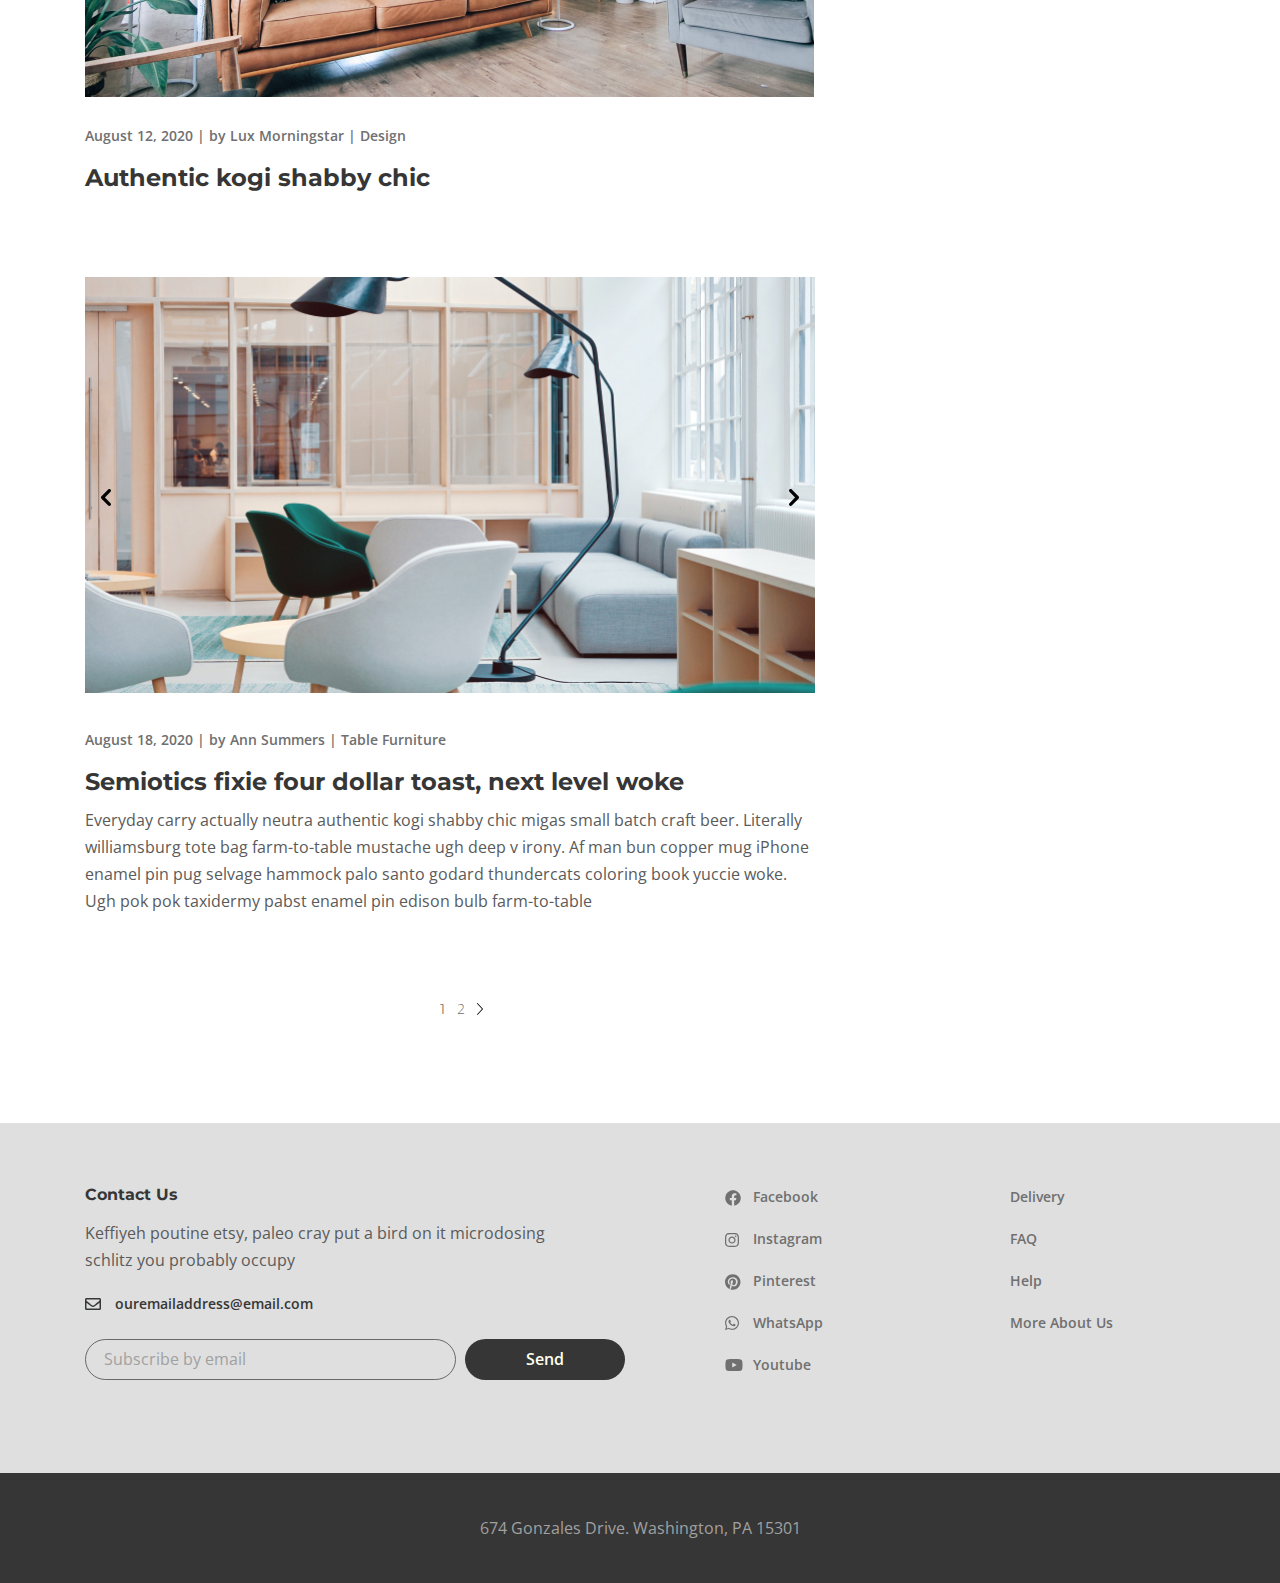
<file: blog.html>
<!DOCTYPE html>
<html lang="en">

<head>
    <meta charset="UTF-8">
    <meta http-equiv="X-UA-Compatible" content="IE=edge">
    <meta name="viewport" content="width=device-width, initial-scale=1.0">
    <title>Document</title>
    <link rel="preconnect" href="https://fonts.googleapis.com">
    <link rel="preconnect" href="https://fonts.gstatic.com" crossorigin>
    <link
        href="https://fonts.googleapis.com/css2?family=Comfortaa:wght@400;700&family=Inter:wght@300;400;700;800&family=Montserrat:wght@700&family=Open+Sans:wght@400;600&family=Roboto+Slab:wght@400;700&family=Roboto:wght@100;300;400;500&display=swap"
        rel="stylesheet">
    <link rel="stylesheet" href="css/style.min.css">
</head>

<body>
    <div class="wrapper">
        <header class="header">
            <div class="container">
                <div class="header__inner">
                    <nav class="menu">
                        <ul class="menu__list">
                            <li class="menu__list-item">
                                <a href="./about.html" class="menu__list-link">About</a>
                            </li>
                            <li class="menu__list-item">
                                <a href="./gallery.html" class="menu__list-link">Gallery</a>
                            </li>
                        </ul>
                    </nav>
                    <a class="logo" href="./index.html">
                        <img src="images/logo.png" alt="logo">
                    </a>
                    <nav class="menu">
                        <ul class="menu__list">
                            <li class="menu__list-item">
                                <a href="./blog.html" class="menu__list-link menu__list-link-active">Blog</a>
                            </li>
                            <li class="menu__list-item">
                                <a href="./contacts.html" class="menu__list-link">Contact</a>
                            </li>
                        </ul>
                    </nav>
                    <button class="header__btn-menu">
                        <span></span>
                        <span></span>
                        <span></span> 
                   </button>
                    <button class="header__btn">
                        <img src="images/icon_menu.svg" alt="">
                    </button>
                    <div class="rightside-menu rightside-menu--close">
                        <button class="rightside-menu__close">
                          <img src="images/close.svg" alt="">
                        </button>
                        <div class="rightside-menu__content">
                            <a class="rightside-menu__logo" href="./blogone.html">
                                <img src="images/logo-big.png" alt="">
                            </a>
                            <h4 class="rightside-menu__title">
                                Furniture for life
                            </h4>
                            <p class="rightside-menu__text">
                                Sustainable hot chicken skateboard, dreamcatcher meggings actually squid. Slow-carb everyday carry +1 art party microdosing, put a bird on it brooklyn
                            </p>
                            <img class="rightside-menu__images" src="images/rightside-img.jpg" alt="images">
                        </div>
                    </div>
                </div>
            </div>
        </header>

        <main class="main">
            <div class="breadcrumbs">
                <div class="container">
                    <ul class="breadcrumbs__list">
                        <li class="breadcrumbs__item">
                            <a class="breadcrumbs__link" href="./index.html">Home</a>
                        </li>
                        <li class="breadcrumbs__item">
                            <a class="breadcrumbs__link" href="./about.html">About</a>
                        </li>
                    </ul>
                </div>
            </div>
           <section class="blog">
            <div class="container">
                <div class="blog__inner">
            
            <div class="blog__items">
                <div class="blog__item">
                    <img class="blog__item-img" src="images/blog/big-1.jpg" alt="">
                    <div class="blog__item-info">
                        <span class="blog__item-date">August 15, 2020 </span>  | 
                       <a class="blog__item-author" href="./blogone.html">by Ann Summers </a> | 
                       <a class="blog__item-theme" href="./blogone.html">Bedroom Furniture </a>
                    </div>
                    <a class="blog__item-link" href="./blogone.html">  <h3 class="blog__item-title">
                        Red selfies edison bulb four dollar toast humblebrag for the furniture
                    </h3></a>
                  
                    <p class="blog__item-text">
                        Everyday carry actually neutra authentic kogi shabby chic migas small batch craft beer. Literally williamsburg tote bag farm-to-table mustache ugh deep v irony. Af man bun copper mug iPhone enamel pin pug selvage hammock palo santo godard thundercats coloring book yuccie woke. Ugh pok pok taxidermy pabst enamel pin edison bulb farm-to-table
                    </p>
                </div>
                <blockquote class="blog__blockquote">
                    “Simplicity is not the goal. It is the by-product of a good idea and modest expectations” 
                    <div class="blog__blockquote-author">
                        Paul Rand
                    </div>
                </blockquote>
                <div class="blog__item article-popup">
                    <div class="article-popup__box">
                    <img class="blog__item-img" src="images/blog/big-2.jpg" alt="images">
                    <a class="blog__item-popup"  href="https://youtu.be/EaLcl_h2po" >
                        <img class="blog__item-play" src="images/play-button.svg" alt="">
                    </a>
                </div>
                <div class="blog__item-info">
                    <span class="blog__item-date">August 12, 2020</span>  | 
                   <a class="blog__item-author" href="./blogone.html">by Lux Morningstar </a> | 
                   <a class="blog__item-theme" href="./blogone.html">Design</a>   
                </div>
                <a class="blog__item-link" href="">         <h3 class="blog__item-title">
                    Authentic kogi shabby chic
                </h3></a>
       
                </div>
                <div class="blog__item article-slider">
                  <div class="article-slider__box">
                    <img class="article-slider__img" src="images/blog/big-3.jpg" alt="">
                    <img class="article-slider__img" src="images/blog/big-3.jpg" alt="">
                    <img class="article-slider__img" src="images/blog/big-3.jpg" alt="">
                 
                </div>
                <div class="blog__item-info">
                    <span class="blog__item-date"> August 18, 2020 </span>  |
                   <a class="blog__item-author" href="./blogone.html">by Ann Summers </a> | 
                   <a class="blog__item-theme" href="./blogone.html">Table Furniture</a>
                </div>
                <h3 class="blog__item-title">
                    Semiotics fixie four dollar toast, next level woke  </h3>
                <p class="blog__item-text">
                    Everyday carry actually neutra authentic kogi shabby chic migas small batch craft beer. Literally williamsburg tote bag farm-to-table mustache ugh deep v irony. Af man bun copper mug iPhone enamel pin pug selvage hammock palo santo godard thundercats coloring book yuccie woke. Ugh pok pok taxidermy pabst enamel pin edison bulb farm-to-table </p>
                </div>
                <div class="pagination"> 
                        <a class="pagination__arrow pagination__arrow-disabled" href="#">
                            <img class="pagination__arrow-icon" src="images/arrow-left.svg" alt="">
                        </a>
                     
                    <ul class="pagination__list">
                        <li class="pagination__list-item">
                            <a class="pagination__list-num pagination__list-num--active" href="#">1</a>
                        </li>
                        <li class="pagination__list-item">
                            <a class="pagination__list-num" href="#">2</a>
                        </li> 
                    </ul> 
                        <a class="pagination__arrow" href="#">
                            <img class="pagination__arrow-icon" src="images/arrow-right.svg" alt="">
                        </a>
                     
                </div>
            </div>
            <aside class="aside">
                    <form class="aside__search">
                        <input class="aside__search-input" type="text" placeholder="Search">
                        <button class="aside__search-btn" type="submit">
                            <img src="images/search-icon.svg" alt="">
                        </button>
                    </form>
                    <div class="blog__category">
                        <h6 class="blog__category-title">
                            Categories
                        </h6>
                        <ul class="blog__category-list">
                            <li class="blog__category-item">
                                <a href="./blogone.html" class="blog__category-link">
                                    Dining room (1)
                                </a>
                            </li>
                            <li class="blog__category-item">
                                <a href="./blogone.html" class="blog__category-link">
                                    Office furniture (12)
                                </a>
                            </li>
                            <li class="blog__category-item">
                                <a href="./blogone.html" class="blog__category-link">
                                    Simple interiror design (2)
                                </a>
                            </li>
                            <li class="blog__category-item">
                                <a href="./blogone.html" class="blog__category-link">
                                    Design (4)
                                </a>
                            </li>
                            <li class="blog__category-item">
                                <a href="./blogone.html" class="blog__category-link">
                                    Bedroom Furniture (1)
                                </a>
                            </li>
                        </ul>
                    </div>
                    <div class="recent-posts">
                        <h6s class="recent-posts__title"></h6s>
                        <ul class="recent-posts__list">
                            <li class="recent-posts__item">
                                <a href="./blogone.html" class="recent-posts__item-title">Cred selfies edison bulb four dollar toast humblebrag</a>
                                <span class="recent-posts__date">August 10, 2020  </span>|
                                <a href="./blogone.html" class="recent-posts__author">by Ann Summers</a>
                            </li>
                            <li class="recent-posts__item">
                                <a href="./blogone.html" class="recent-posts__item-title">Semiotics fixie four dollar toast, next level woke scenester direct trade photo booth</a>
                                <span class="recent-posts__date">September 30 ,2020  </span>|
                                <a href="./blogone.html" class="recent-posts__author">by Ann Summers</a>
                            </li>
                            <li class="recent-posts__item">
                                <a href="./blogone.html" class="recent-posts__item-title">Cred selfies edison bulb four dollar toast humblebrag</a>
                                <span class="recent-posts__date">May 2, 2020 </span> |
                                <a href="./blogone.html" class="recent-posts__author">by Ann Summers</a>
                            </li>
                        </ul>
                    </div>
                    <div class="blog__tags">
                        <h6 class="blog__tags-title">

                        </h6>
                        <a class="blog__tags-link" href="./blogone.html">Dining room futniture</a>
                        <a class="blog__tags-link" href="./blogone.html">Chair</a>
                        <a class="blog__tags-link" href="./blogone.html">Table</a>
                        <a class="blog__tags-link" href="./blogone.html">Bedroom</a>
                        <a class="blog__tags-link" href="./blogone.html">Office Furniture</a>
                    </div>
                    <ul class="blog__social">
                        <li class="blog__social-item">
                            <a href="" class="blog__sociak-link">
                                <img src="images/facebook.svg" alt="facebook" class="contact__social-link">
                            </a>
                        </li>
                        <li class="blog__social-item">
                            <a href="" class="blog__sociak-link">
                                <img src="images/instagram.svg" alt="instagram" class="contact__social-link">
                            </a>
                        </li>
                        <li class="blog__social-item">
                            <a href="" class="blog__sociak-link">
                                <img src="images/pinterest.svg" alt="pinterest" class="contact__social-link">
                            </a>
                        </li>
                        <li class="blog__social-item">
                            <a href="" class="blog__sociak-link">
                                <img src="images/whatsapp.svg" alt="whatsapp" class="contact__social-link">
                            </a>
                        </li>
                        <li class="blog__social-item">
                            <a href="" class="blog__sociak-link">
                                <img src="images/youtube.svg" alt="youtube" class="contact__social-link">
                            </a>
                        </li>
                    </ul>
            </aside>
        </div>
        </div>
           </section>
           
        </main>
        <footer class="footer">
            <div class="footer__content">
                <div class="container">
                    <div class="footer__inner">
                        <div class="footer__info">
                            <h6 class="footer__info-title">
                                Contact Us
                            </h6>
                            <p class="footer__info-text">
                                Keffiyeh poutine etsy, paleo cray put a bird on it microdosing schlitz you probably
                                occupy
                            </p>
                            <a href="mailto:ouremailaddress@email.com"
                                class="info-email">ouremailaddress@email.com</a>
                            <form class="footer__form" action="">
                                <input class="footer__form-input" type="email" placeholder="Subscribe by email">
                                <button class="footer__form-button" type="submit">Send</button>
                            </form>
                        </div>
                        <ul class="footer__social">
                            <li class="footer__social-item">
                                <a href="#" class="footer__social-link footer__social-link--facebook">Facebook</a>
                            </li>
                            <li class="footer__social-item">
                                <a href="#" class="footer__social-link footer__social-link--instagram">Instagram</a>
                            </li>
                            <li class="footer__social-item">
                                <a href="#" class="footer__social-link footer__social-link--pinterest">Pinterest</a>
                            </li>
                            <li class="footer__social-item">
                                <a href="#" class="footer__social-link footer__social-link--whatsapp">WhatsApp</a>
                            </li>
                            <li class="footer__social-item">
                                <a href="#" class="footer__social-link footer__social-link--youtube">Youtube</a>
                            </li>
                        </ul>
                        <nav class="footer__menu">
                            <ul class="footer__menu-list">
                                <li class="footer__menu-item"><a href="#" class="footer__menu-link">Delivery</a></li>
                                <li class="footer__menu-item"><a href="#" class="footer__menu-link">FAQ</a></li>
                                <li class="footer__menu-item"><a href="#" class="footer__menu-link">Help</a></li>
                                <li class="footer__menu-item"><a href="#" class="footer__menu-link">More About Us</a>
                                </li>
                            </ul>
                        </nav>
                    </div>
                </div>
            </div>
            <div class="footer__copyright">
              <div class="container">
                <p>
                    674 Gonzales Drive. Washington, PA 15301
                </p>
               
              </div>
             </div>

        </footer>
    </div>
    <script src="https://ajax.googleapis.com/ajax/libs/jquery/3.6.4/jquery.min.js"></script>
    <script src="js/main.min.js"></script>
</body>

</html>
</file>
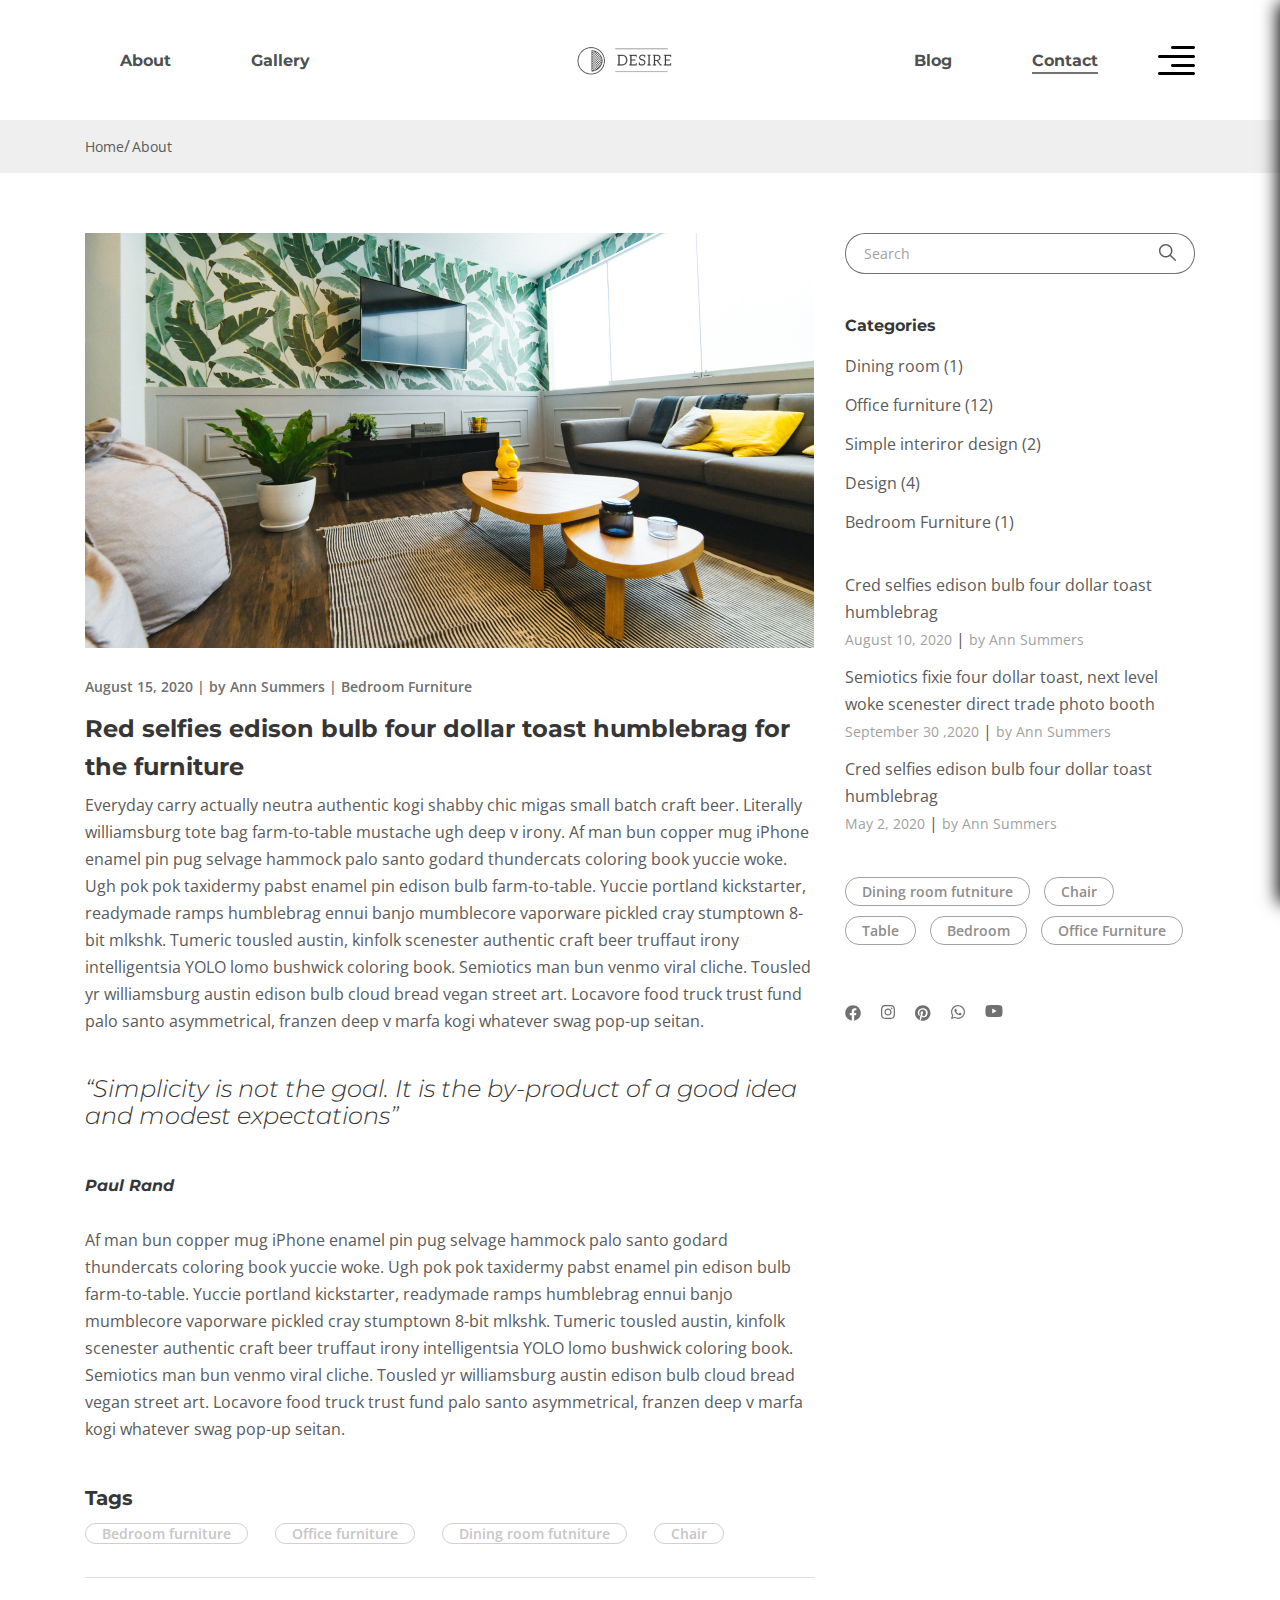
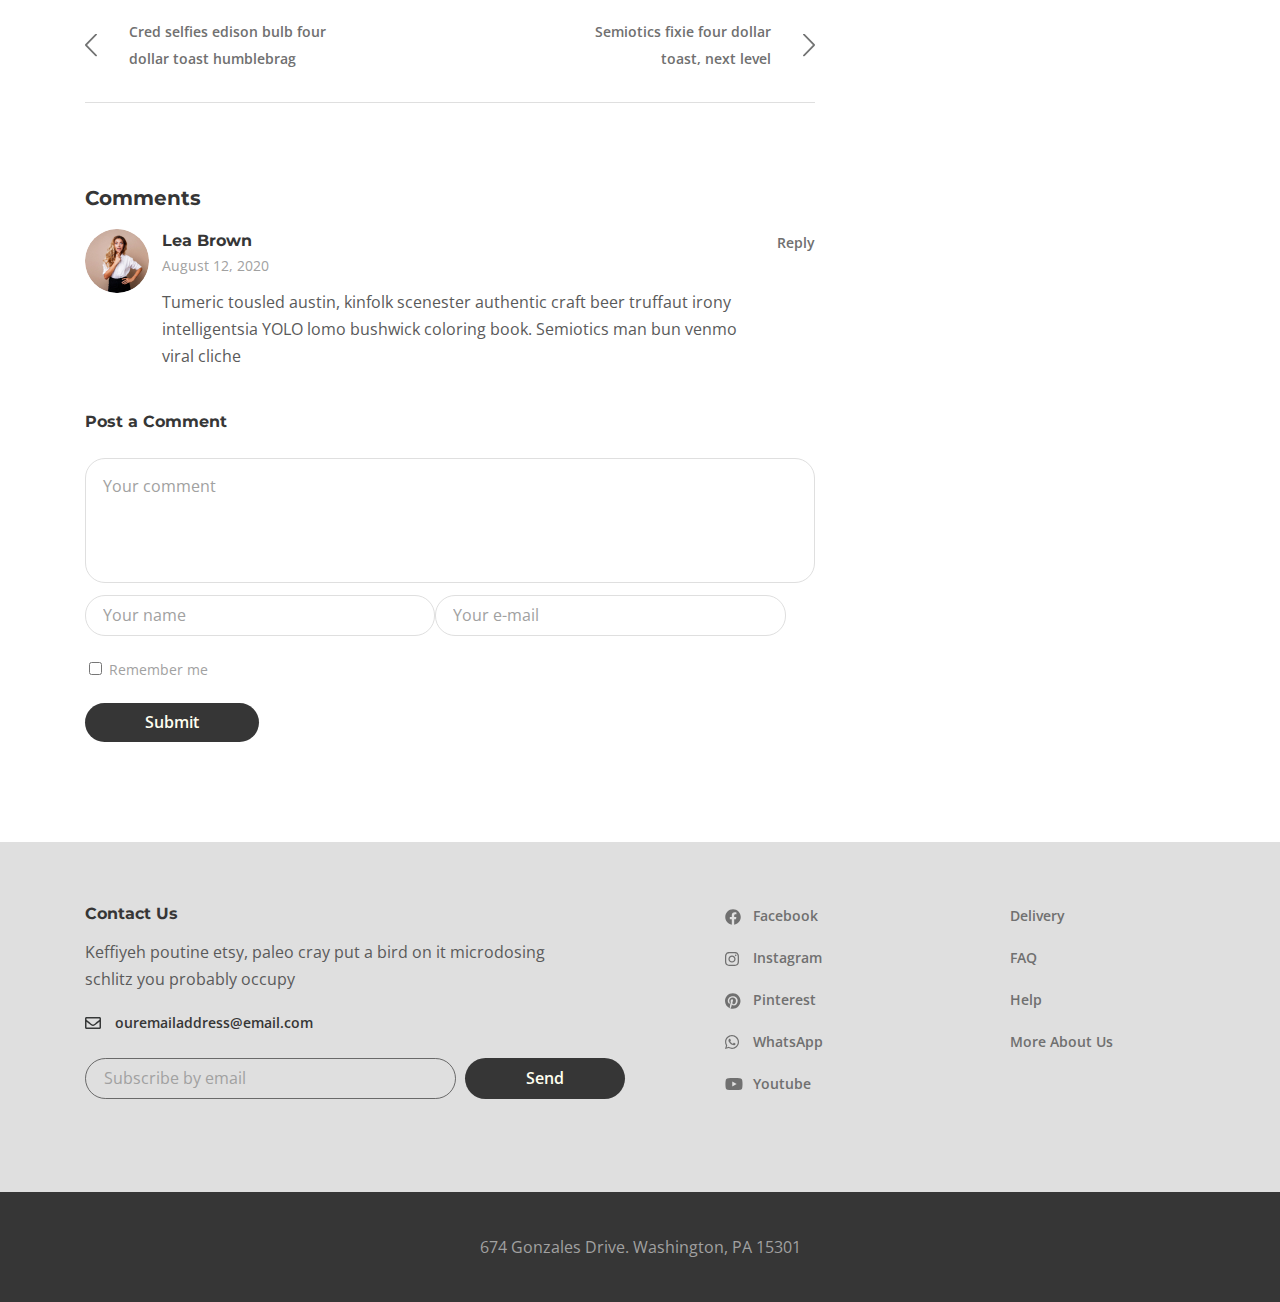
<file: blogone.html>
<!DOCTYPE html>
<html lang="en">

<head>
    <meta charset="UTF-8">
    <meta http-equiv="X-UA-Compatible" content="IE=edge">
    <meta name="viewport" content="width=device-width, initial-scale=1.0">
    <title>Document</title>
    <link rel="preconnect" href="https://fonts.googleapis.com">
    <link rel="preconnect" href="https://fonts.gstatic.com" crossorigin>
    <link
        href="https://fonts.googleapis.com/css2?family=Comfortaa:wght@400;700&family=Inter:wght@300;400;700;800&family=Montserrat:wght@700&family=Open+Sans:wght@400;600&family=Roboto+Slab:wght@400;700&family=Roboto:wght@100;400;500&display=swap"
        rel="stylesheet">
    <link rel="stylesheet" href="css/style.min.css">
</head>

<body>
    <div class="wrapper">
        <header class="header">
            <div class="container">
                <div class="header__inner">
                    <nav class="menu">
                        <ul class="menu__list">
                            <li class="menu__list-item">
                                <a href="./about.html" class="menu__list-link">About</a>
                            </li>
                            <li class="menu__list-item">
                                <a href="./gallery.html" class="menu__list-link">Gallery</a>
                            </li>
                        </ul>
                    </nav>
                    <a class="logo" href="./index.html">
                        <img src="images/logo.png" alt="logo">
                    </a>
                    <nav class="menu">
                        <ul class="menu__list">
                            <li class="menu__list-item">
                                <a href="./blog.html" class="menu__list-link">Blog</a>
                            </li>
                            <li class="menu__list-item">
                                <a href="./contacts.html" class="menu__list-link menu__list-link-active">Contact</a>
                            </li>
                        </ul>
                    </nav>
                    <button class="header__btn-menu">
                        <span></span>
                        <span></span>
                        <span></span> 
                   </button>
                    <button class="header__btn">
                        <img src="images/icon_menu.svg" alt="">
                    </button>
                    <div class="rightside-menu rightside-menu--close">
                        <button class="rightside-menu__close">
                          <img src="images/close.svg" alt="">
                        </button>
                        <div class="rightside-menu__content">
                            <a class="rightside-menu__logo" href="">
                                <img src="images/logo-big.png" alt="">
                            </a>
                            <h4 class="rightside-menu__title">
                                Furniture for life
                            </h4>
                            <p class="rightside-menu__text">
                                Sustainable hot chicken skateboard, dreamcatcher meggings actually squid. Slow-carb everyday carry +1 art party microdosing, put a bird on it brooklyn
                            </p>
                            <img class="rightside-menu__images" src="images/rightside-img.jpg" alt="images">
                        </div>
                    </div>
                </div>
            </div>
        </header>

        <main class="main">
            <div class="breadcrumbs">
                <div class="container">
                    <ul class="breadcrumbs__list">
                        <li class="breadcrumbs__item">
                            <a class="breadcrumbs__link" href="">Home</a>
                        </li>
                        <li class="breadcrumbs__item">
                            <a class="breadcrumbs__link" href="">About</a>
                        </li>
                    </ul>
                </div>
            </div>
           <section class="blog blog-one">
            <div class="container">
                <div class="blog__inner">
            
            <div class="blog__items">
                <div class="blog__item blog-one__item">
                    <img class="blog__item-img" src="images/blog/big-1.jpg" alt="">
                    <div class="blog__item-info">
                        <span class="blog__item-date">August 15, 2020 </span>  | 
                       <a class="blog__item-author" href="#">by Ann Summers </a> | 
                       <a class="blog__item-theme" href="#">Bedroom Furniture </a>
                    </div>
                    <a class="blog__item-link" href="#">  <h3 class="blog__item-title">
                        Red selfies edison bulb four dollar toast humblebrag for the furniture
                    </h3></a>
                   <div class="blog__one-text">
                    <p>
                        Everyday carry actually neutra authentic kogi shabby chic migas small batch craft beer. Literally williamsburg tote bag farm-to-table mustache ugh deep v irony. Af man bun copper mug iPhone enamel pin pug selvage hammock palo santo godard thundercats coloring book yuccie woke. Ugh pok pok taxidermy pabst enamel pin edison bulb farm-to-table.
                        Yuccie portland kickstarter, readymade ramps humblebrag ennui banjo mumblecore vaporware pickled cray stumptown 8-bit mlkshk. Tumeric tousled austin, kinfolk scenester authentic craft beer truffaut irony intelligentsia YOLO lomo bushwick coloring book. Semiotics man bun venmo viral cliche. Tousled yr williamsburg austin edison bulb cloud bread vegan street art. Locavore food truck trust fund palo santo asymmetrical, franzen deep v marfa kogi whatever swag pop-up seitan.
                    </p>
                    <blockquote>“Simplicity is not the goal. It is the by-product of a good idea and modest expectations” 
                        <div class="blog__blockquote-author">
                            Paul Rand
                        </div>
                    </blockquote>
                    <p>
                        Af man bun copper mug iPhone enamel pin pug selvage hammock palo santo godard thundercats coloring book yuccie woke. Ugh pok pok taxidermy pabst enamel pin edison bulb farm-to-table.
                        Yuccie portland kickstarter, readymade ramps humblebrag ennui banjo mumblecore vaporware pickled cray stumptown 8-bit mlkshk. Tumeric tousled austin, kinfolk scenester authentic craft beer truffaut irony intelligentsia YOLO lomo bushwick coloring book. Semiotics man bun venmo viral cliche. Tousled yr williamsburg austin edison bulb cloud bread vegan street art. Locavore food truck trust fund palo santo asymmetrical, franzen deep v marfa kogi whatever swag pop-up seitan.
                    </p>
                   </div>
                   <div class="blog-one__tags">
                    <h4 class="blog-one__tags-title">
                        Tags
                    </h4>
                    <a class="blog-one__tags-link" href="">Bedroom furniture</a>
                    <a class="blog-one__tags-link" href="">Office furniture</a>
                    <a class="blog-one__tags-link" href="">Dining room futniture</a>
                    <a class="blog-one__tags-link" href="">Chair</a>
                </div>
                <div class="blog-one__links">
                    <a class="blog-one__link blog-one__link-prev" href="#">Cred selfies edison bulb four dollar toast humblebrag</a>
                    <a class="blog-one__link blog-one__link-next" href="#">Semiotics fixie four dollar toast, next level</a>
                </div>
            </div>
                <div class="blog-one__comments">
                    <h4 class="blog-one__comments-title">
                        Comments
                    </h4>
                    <div class="blog-one__comments-item">
                        <img class="blog-one__comments-avatar" src="images/content/avatar.jpg" alt="avatar">
                        <div class="blog-one__comments-info">
                            <p class="blog-one__comments-name">
                                Lea Brown
                            </p>
                            <p class="blog-one__comments-date">
                                August 12, 2020
                            </p>
                            <p class="blog-one__comments-text">
                                Tumeric tousled austin, kinfolk scenester authentic craft beer truffaut irony intelligentsia YOLO lomo bushwick coloring book. Semiotics man bun venmo viral cliche
                            </p>
                        </div>
                        <button class="blog-one__reply">Reply</button>
                    </div>
                </div>

            <form class="blog-one__form" action="">
                <h4 class="blog-one__form-title">
Post a Comment
                </h4>
                <textarea class="blog-one__form-textarea" placeholder="Your comment"></textarea>
                <input class="blog-one__form-input" type="text" placeholder="Your name">
                <input class="blog-one__form-input" type="email" placeholder="Your e-mail">
                <label class="blog-one__form-label">
                    <input class="blog-one__form-lableinput" type="checkbox">
                Remember me
                </label>
                <button class="blog-one__form-btn" type="submit">Submit</button>
            </form>   
              
            </div>
     
            <aside class="aside">
                    <form class="aside__search">
                        <input class="aside__search-input" type="text" placeholder="Search">
                        <button class="aside__search-btn" type="submit">
                            <img src="images/search-icon.svg" alt="">
                        </button>
                    </form>
                    <div class="blog__category">
                        <h6 class="blog__category-title">
                            Categories
                        </h6>
                        <ul class="blog__category-list">
                            <li class="blog__category-item">
                                <a href="" class="blog__category-link">
                                    Dining room (1)
                                </a>
                            </li>
                            <li class="blog__category-item">
                                <a href="" class="blog__category-link">
                                    Office furniture (12)
                                </a>
                            </li>
                            <li class="blog__category-item">
                                <a href="" class="blog__category-link">
                                    Simple interiror design (2)
                                </a>
                            </li>
                            <li class="blog__category-item">
                                <a href="" class="blog__category-link">
                                    Design (4)
                                </a>
                            </li>
                            <li class="blog__category-item">
                                <a href="" class="blog__category-link">
                                    Bedroom Furniture (1)
                                </a>
                            </li>
                        </ul>
                    </div>
                    <div class="recent-posts">
                        <h6s class="recent-posts__title"></h6s>
                        <ul class="recent-posts__list">
                            <li class="recent-posts__item">
                                <a href="#" class="recent-posts__item-title">Cred selfies edison bulb four dollar toast humblebrag</a>
                                <span class="recent-posts__date">August 10, 2020  </span>|
                                <a href="#" class="recent-posts__author">by Ann Summers</a>
                            </li>
                            <li class="recent-posts__item">
                                <a href="#" class="recent-posts__item-title">Semiotics fixie four dollar toast, next level woke scenester direct trade photo booth</a>
                                <span class="recent-posts__date">September 30 ,2020  </span>|
                                <a href="#" class="recent-posts__author">by Ann Summers</a>
                            </li>
                            <li class="recent-posts__item">
                                <a href="#" class="recent-posts__item-title">Cred selfies edison bulb four dollar toast humblebrag</a>
                                <span class="recent-posts__date">May 2, 2020 </span> |
                                <a href="#" class="recent-posts__author">by Ann Summers</a>
                            </li>
                        </ul>
                    </div>
                    <div class="blog__tags">
                        <h6 class="blog__tags-title">

                        </h6>
                        <a class="blog__tags-link" href="#">Dining room futniture</a>
                        <a class="blog__tags-link" href="#">Chair</a>
                        <a class="blog__tags-link" href="#">Table</a>
                        <a class="blog__tags-link" href="#">Bedroom</a>
                        <a class="blog__tags-link" href="#">Office Furniture</a>
                    </div>
                    <ul class="blog__social">
                        <li class="blog__social-item">
                            <a href="" class="blog__sociak-link">
                                <img src="images/facebook.svg" alt="facebook" class="contact__social-link">
                            </a>
                        </li>
                        <li class="blog__social-item">
                            <a href="" class="blog__sociak-link">
                                <img src="images/instagram.svg" alt="instagram" class="contact__social-link">
                            </a>
                        </li>
                        <li class="blog__social-item">
                            <a href="" class="blog__sociak-link">
                                <img src="images/pinterest.svg" alt="pinterest" class="contact__social-link">
                            </a>
                        </li>
                        <li class="blog__social-item">
                            <a href="" class="blog__sociak-link">
                                <img src="images/whatsapp.svg" alt="whatsapp" class="contact__social-link">
                            </a>
                        </li>
                        <li class="blog__social-item">
                            <a href="" class="blog__sociak-link">
                                <img src="images/youtube.svg" alt="youtube" class="contact__social-link">
                            </a>
                        </li>
                    </ul>
            </aside>
        </div>
        </div>
           </section>
           
        </main>
        <footer class="footer">
            <div class="footer__content">
                <div class="container">
                    <div class="footer__inner">
                        <div class="footer__info">
                            <h6 class="footer__info-title">
                                Contact Us
                            </h6>
                            <p class="footer__info-text">
                                Keffiyeh poutine etsy, paleo cray put a bird on it microdosing schlitz you probably
                                occupy
                            </p>
                            <a href="mailto:ouremailaddress@email.com"
                                class="info-email">ouremailaddress@email.com</a>
                            <form class="footer__form" action="">
                                <input class="footer__form-input" type="email" placeholder="Subscribe by email">
                                <button class="footer__form-button" type="submit">Send</button>
                            </form>
                        </div>
                        <ul class="footer__social">
                            <li class="footer__social-item">
                                <a href="#" class="footer__social-link footer__social-link--facebook">Facebook</a>
                            </li>
                            <li class="footer__social-item">
                                <a href="#" class="footer__social-link footer__social-link--instagram">Instagram</a>
                            </li>
                            <li class="footer__social-item">
                                <a href="#" class="footer__social-link footer__social-link--pinterest">Pinterest</a>
                            </li>
                            <li class="footer__social-item">
                                <a href="#" class="footer__social-link footer__social-link--whatsapp">WhatsApp</a>
                            </li>
                            <li class="footer__social-item">
                                <a href="#" class="footer__social-link footer__social-link--youtube">Youtube</a>
                            </li>
                        </ul>
                        <nav class="footer__menu">
                            <ul class="footer__menu-list">
                                <li class="footer__menu-item"><a href="#" class="footer__menu-link">Delivery</a></li>
                                <li class="footer__menu-item"><a href="#" class="footer__menu-link">FAQ</a></li>
                                <li class="footer__menu-item"><a href="#" class="footer__menu-link">Help</a></li>
                                <li class="footer__menu-item"><a href="#" class="footer__menu-link">More About Us</a>
                                </li>
                            </ul>
                        </nav>
                    </div>
                </div>
            </div>
            <div class="footer__copyright">
              <div class="container">
                <p>
                    674 Gonzales Drive. Washington, PA 15301
                </p>
               
              </div>
             </div>

        </footer>
    </div>
    <script src="https://ajax.googleapis.com/ajax/libs/jquery/3.6.4/jquery.min.js"></script>
    <script src="js/main.min.js"></script>
</body>

</html>
</file>
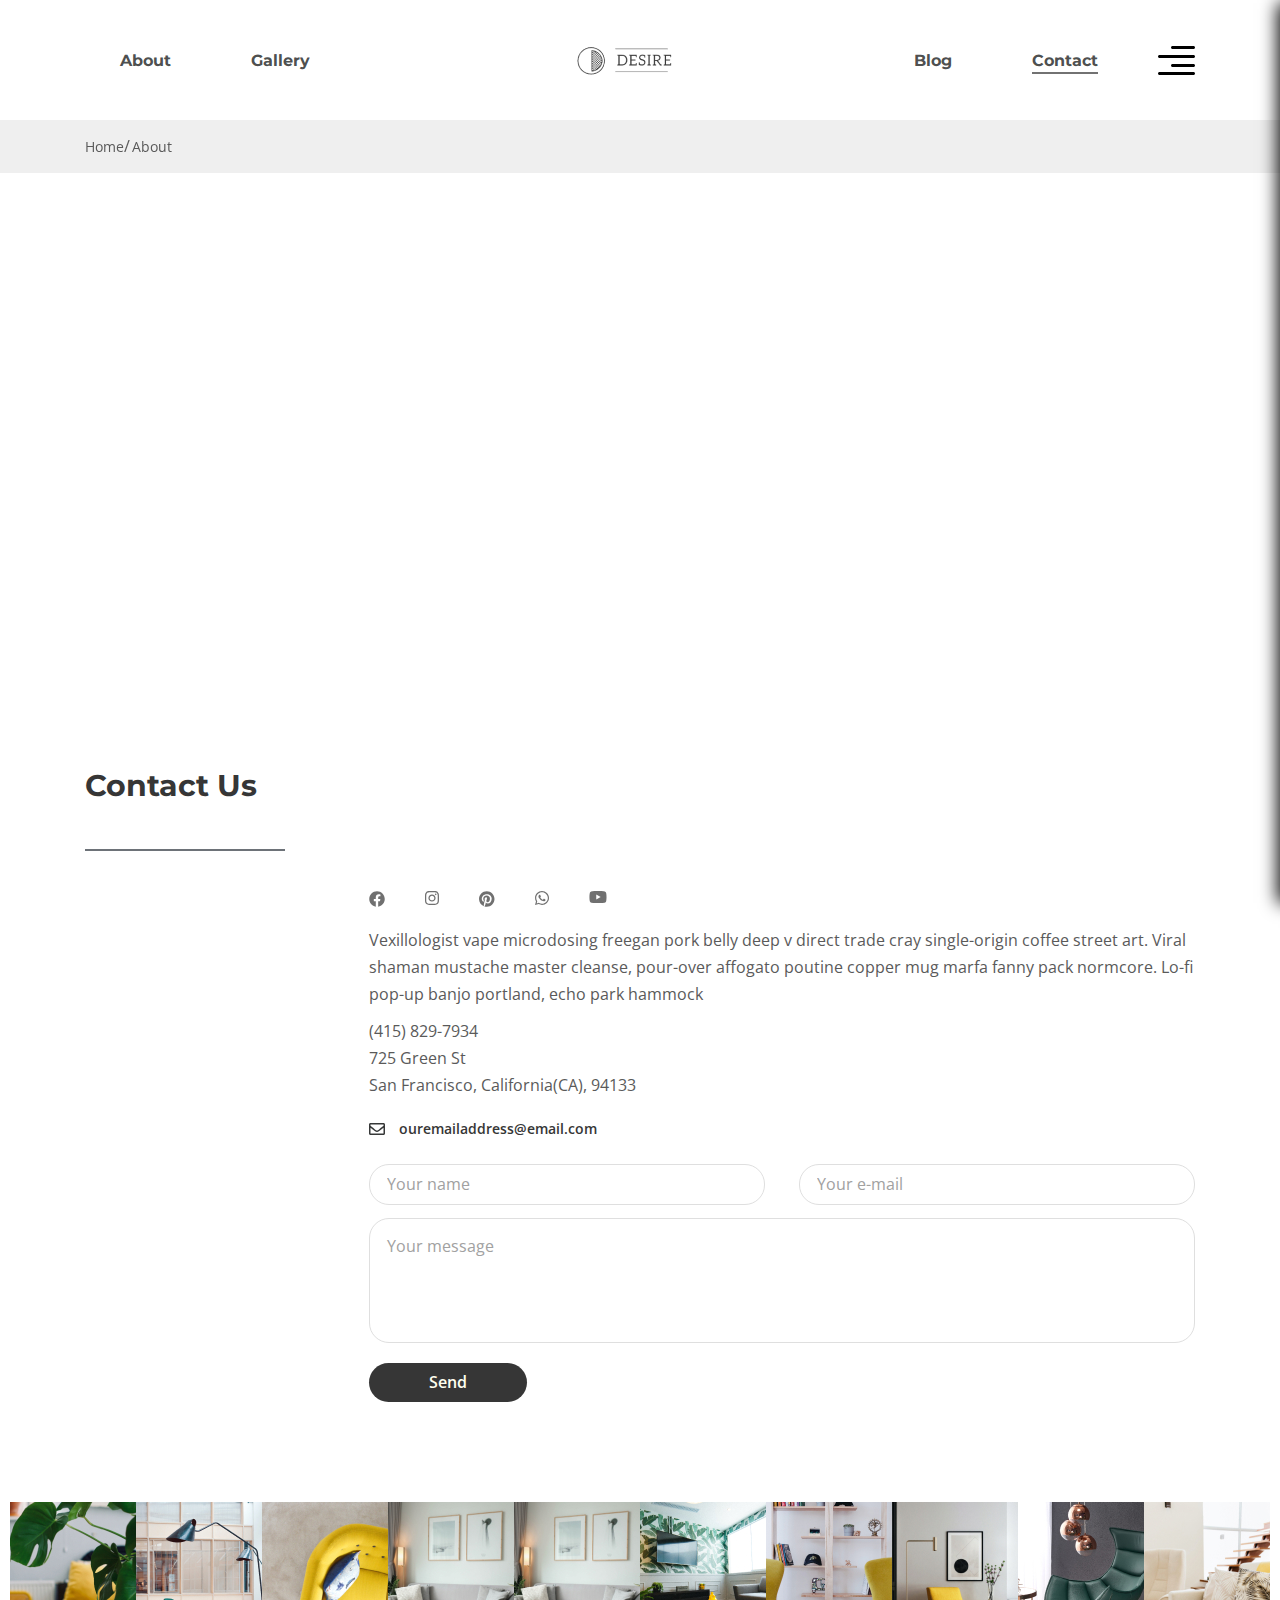
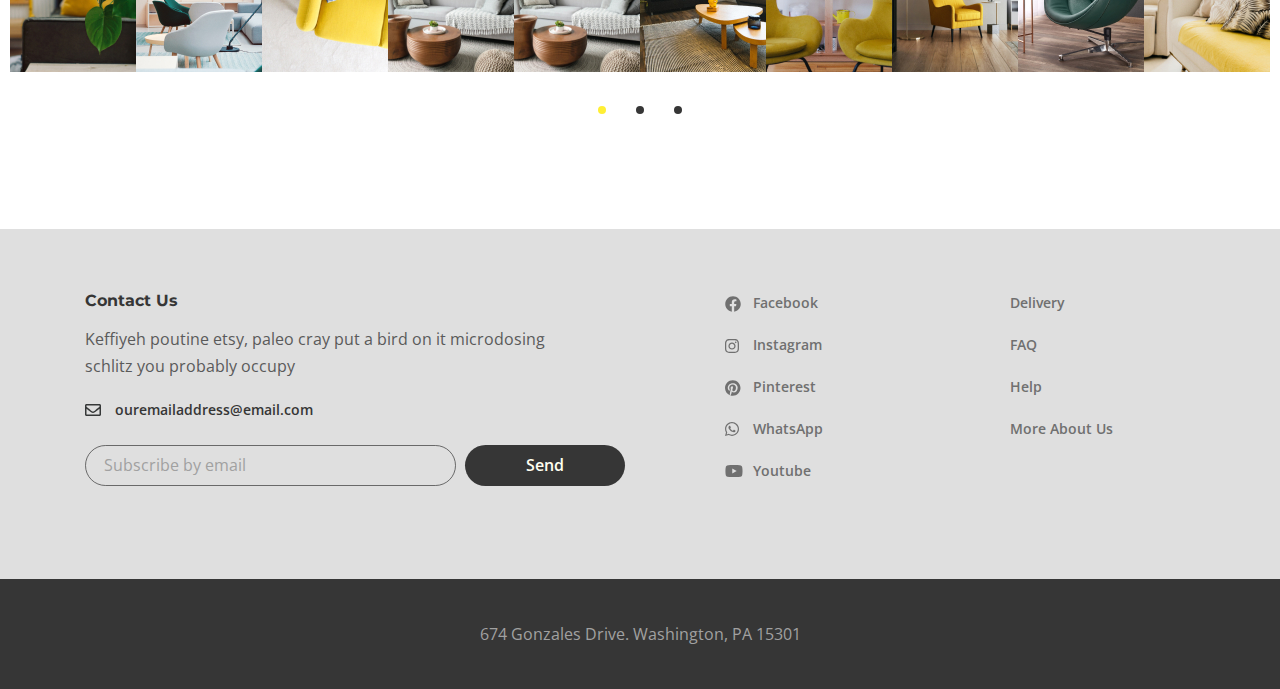
<file: contacts.html>
<!DOCTYPE html>
<html lang="en">

<head>
    <meta charset="UTF-8">
    <meta http-equiv="X-UA-Compatible" content="IE=edge">
    <meta name="viewport" content="width=device-width, initial-scale=1.0">
    <title>Document</title>
    <link rel="preconnect" href="https://fonts.googleapis.com">
    <link rel="preconnect" href="https://fonts.gstatic.com" crossorigin>
    <link
        href="https://fonts.googleapis.com/css2?family=Comfortaa:wght@400;700&family=Inter:wght@300;400;700;800&family=Montserrat:wght@700&family=Open+Sans:wght@400;600&family=Roboto+Slab:wght@400;700&family=Roboto:wght@100;400;500&display=swap"
        rel="stylesheet">
    <link rel="stylesheet" href="css/style.min.css">
</head>

<body>
    <div class="wrapper">
        <header class="header">
            <div class="container">
                <div class="header__inner">
                    <nav class="menu">
                        <ul class="menu__list">
                            <li class="menu__list-item">
                                <a href="./about.html" class="menu__list-link">About</a>
                            </li>
                            <li class="menu__list-item">
                                <a href="./gallery.html" class="menu__list-link">Gallery</a>
                            </li>
                        </ul>
                    </nav>
                    <a class="logo" href="./index.html">
                        <img src="images/logo.png" alt="logo">
                    </a>
                    <nav class="menu">
                        <ul class="menu__list">
                            <li class="menu__list-item">
                                <a href="./blog.html" class="menu__list-link">Blog</a>
                            </li>
                            <li class="menu__list-item">
                                <a href="./contacts.html" class="menu__list-link menu__list-link-active">Contact</a>
                            </li>
                        </ul>
                    </nav>
                    <button class="header__btn-menu">
                        <span></span>
                        <span></span>
                        <span></span> 
                   </button>
                    <button class="header__btn">
                        <img src="images/icon_menu.svg" alt="">
                    </button>
                    <div class="rightside-menu rightside-menu--close">
                        <button class="rightside-menu__close">
                          <img src="images/close.svg" alt="">
                        </button>
                        <div class="rightside-menu__content">
                            <a class="rightside-menu__logo" href="">
                                <img src="images/logo-big.png" alt="">
                            </a>
                            <h4 class="rightside-menu__title">
                                Furniture for life
                            </h4>
                            <p class="rightside-menu__text">
                                Sustainable hot chicken skateboard, dreamcatcher meggings actually squid. Slow-carb everyday carry +1 art party microdosing, put a bird on it brooklyn
                            </p>
                            <img class="rightside-menu__images" src="images/rightside-img.jpg" alt="images">
                        </div>
                    </div>
                </div>
            </div>
        </header>

        <main class="main">
            <div class="breadcrumbs">
                <div class="container">
                    <ul class="breadcrumbs__list">
                        <li class="breadcrumbs__item">
                            <a class="breadcrumbs__link" href="">Home</a>
                        </li>
                        <li class="breadcrumbs__item">
                            <a class="breadcrumbs__link" href="">About</a>
                        </li>
                    </ul>
                </div>
            </div>
            <div class="map">
                <iframe src="https://www.google.com/maps/embed?pb=!1m18!1m12!1m3!1d76679.0184451366!2d-122.47256208214438!3d37.79678808420375!2m3!1f0!2f0!3f0!3m2!1i1024!2i768!4f13.1!3m3!1m2!1s0x808580e839d7e541%3A0xf89b6220c55337a7!2zR3JlZW4gU3QsIFNhbiBGcmFuY2lzY28sIENBLCDQodCo0JA!5e0!3m2!1sru!2sua!4v1684096296087!5m2!1sru!2sua" width="100%" height="578" style="border:0;" allowfullscreen="" loading="lazy" referrerpolicy="no-referrer-when-downgrade"></iframe>
            </div>

            <section class="contact">
                <div class="container">
                    <h3 class="contact__title">
                        Contact Us
                    </h3>
                    <ul class="contact__social">
                        <li class="contact__social-item">
                            <a href="" class="contact__sociak-link">
                                <img src="images/facebook.svg" alt="facebook" class="contact__social-link">
                            </a>
                        </li>
                        <li class="contact__social-item">
                            <a href="" class="contact__sociak-link">
                                <img src="images/instagram.svg" alt="instagram" class="contact__social-link">
                            </a>
                        </li>
                        <li class="contact__social-item">
                            <a href="" class="contact__sociak-link">
                                <img src="images/pinterest.svg" alt="pinterest" class="contact__social-link">
                            </a>
                        </li>
                        <li class="contact__social-item">
                            <a href="" class="contact__sociak-link">
                                <img src="images/whatsapp.svg" alt="whatsapp" class="contact__social-link">
                            </a>
                        </li>
                        <li class="contact__social-item">
                            <a href="" class="contact__sociak-link">
                                <img src="images/youtube.svg" alt="youtube" class="contact__social-link">
                            </a>
                        </li>
                    </ul>
                    <div class="contact__box">
                        <p class="contact__text">
                            Vexillologist vape microdosing freegan pork belly deep v direct trade cray single-origin coffee street art. Viral shaman mustache master cleanse, pour-over affogato poutine copper mug marfa fanny pack normcore. Lo-fi pop-up banjo portland, echo park hammock
                        </p>
                        <a class="contact__phone"  href="tel:+14158297934" >(415) 829-7934</a>
                        <div class="contact__st">725 Green St</div>
                        <div class="contact__city">San Francisco, California(CA), 94133</div>
                        <a href="mailto:ouremailaddress@email.com"
                        class="info-email">ouremailaddress@email.com</a>
                     
                    </div>
                   <form class="contact__form" action="">
                    <input class="contact__form-input" placeholder="Your name" type="text">
                    <input class="contact__form-input" placeholder="Your e-mail" type="email">
                    <textarea class="contact__form-area" placeholder="Your message"></textarea>
                    <button class="contact__form-btn" type="submit">Send</button>
                </form>
                </div>
            </section>
            <div class="container__fluid">
            <div class="contact-slider">
                <a class="contact-slider__link" href="">
                    <img class="contact-slider__img" src="images/slider/1.jpg" alt="">
                    <p class="contact-slider__title">
                        Truffaut literally trust
                    </p>
                </a>
                <a class="contact-slider__link" href="">
                    <img class="contact-slider__img" src="images/slider/2.jpg" alt="">
                    <p class="contact-slider__title">
                        Truffaut literally trust
                    </p>
                </a>
                <a class="contact-slider__link" href="">
                    <img class="contact-slider__img" src="images/slider/3.jpg" alt="">
                    <p class="contact-slider__title">
                        Truffaut literally trust
                    </p>
                </a>
                <a class="contact-slider__link" href="">
                    <img class="contact-slider__img" src="images/slider/4.jpg" alt="">
                    <p class="contact-slider__title">
                        Truffaut literally trust
                    </p>
                </a>
                <a class="contact-slider__link" href="">
                    <img class="contact-slider__img" src="images/slider/5.jpg" alt="">
                    <p class="contact-slider__title">
                        Truffaut literally trust
                    </p>
                </a>
                <a class="contact-slider__link" href="">
                    <img class="contact-slider__img" src="images/slider/6.jpg" alt="">
                    <p class="contact-slider__title">
                        Truffaut literally trust
                    </p>
                </a>
                <a class="contact-slider__link" href="">
                    <img class="contact-slider__img" src="images/slider/7.jpg" alt="">
                    <p class="contact-slider__title">
                        Truffaut literally trust
                    </p>
                </a>
                <a class="contact-slider__link" href="">
                    <img class="contact-slider__img" src="images/slider/8.jpg" alt="">
                    <p class="contact-slider__title">
                        Truffaut literally trust
                    </p>
                </a>
                <a class="contact-slider__link" href="">
                    <img class="contact-slider__img" src="images/slider/9.jpg" alt="">
                    <p class="contact-slider__title">
                        Truffaut literally trust
                    </p>
                </a>
                <a class="contact-slider__link" href="">
                    <img class="contact-slider__img" src="images/slider/10.jpg" alt="">
                    <p class="contact-slider__title">
                        Truffaut literally trust
                    </p>
                </a>
                <a class="contact-slider__link" href="">
                    <img class="contact-slider__img" src="images/slider/1.jpg" alt="">
                    <p class="contact-slider__title">
                        Truffaut literally trust
                    </p>
                </a>
                <a class="contact-slider__link" href="">
                    <img class="contact-slider__img" src="images/slider/2.jpg" alt="">
                    <p class="contact-slider__title">
                        Truffaut literally trust
                    </p>
                </a>
                <a class="contact-slider__link" href="">
                    <img class="contact-slider__img" src="images/slider/3.jpg" alt="">
                    <p class="contact-slider__title">
                        Truffaut literally trust
                    </p>
                </a>
                <a class="contact-slider__link" href="">
                    <img class="contact-slider__img" src="images/slider/4.jpg" alt="">
                    <p class="contact-slider__title">
                        Truffaut literally trust
                    </p>
                </a>
                <a class="contact-slider__link" href="">
                    <img class="contact-slider__img" src="images/slider/5.jpg" alt="">
                    <p class="contact-slider__title">
                        Truffaut literally trust
                    </p>
                </a>
                <a class="contact-slider__link" href="">
                    <img class="contact-slider__img" src="images/slider/6.jpg" alt="">
                    <p class="contact-slider__title">
                        Truffaut literally trust
                    </p>
                </a>
                <a class="contact-slider__link" href="">
                    <img class="contact-slider__img" src="images/slider/7.jpg" alt="">
                    <p class="contact-slider__title">
                        Truffaut literally trust
                    </p>
                </a>
                <a class="contact-slider__link" href="">
                    <img class="contact-slider__img" src="images/slider/8.jpg" alt="">
                    <p class="contact-slider__title">
                        Truffaut literally trust
                    </p>
                </a>
                <a class="contact-slider__link" href="">
                    <img class="contact-slider__img" src="images/slider/9.jpg" alt="">
                    <p class="contact-slider__title">
                        Truffaut literally trust
                    </p>
                </a>
                <a class="contact-slider__link" href="">
                    <img class="contact-slider__img" src="images/slider/10.jpg" alt="">
                    <p class="contact-slider__title">
                        Truffaut literally trust
                    </p>
                </a>
                <a class="contact-slider__link" href="">
                    <img class="contact-slider__img" src="images/slider/1.jpg" alt="">
                    <p class="contact-slider__title">
                        Truffaut literally trust
                    </p>
                </a>
                <a class="contact-slider__link" href="">
                    <img class="contact-slider__img" src="images/slider/2.jpg" alt="">
                    <p class="contact-slider__title">
                        Truffaut literally trust
                    </p>
                </a>
                <a class="contact-slider__link" href="">
                    <img class="contact-slider__img" src="images/slider/3.jpg" alt="">
                    <p class="contact-slider__title">
                        Truffaut literally trust
                    </p>
                </a>
                <a class="contact-slider__link" href="">
                    <img class="contact-slider__img" src="images/slider/4.jpg" alt="">
                    <p class="contact-slider__title">
                        Truffaut literally trust
                    </p>
                </a>
                <a class="contact-slider__link" href="">
                    <img class="contact-slider__img" src="images/slider/5.jpg" alt="">
                    <p class="contact-slider__title">
                        Truffaut literally trust
                    </p>
                </a>
                <a class="contact-slider__link" href="">
                    <img class="contact-slider__img" src="images/slider/6.jpg" alt="">
                    <p class="contact-slider__title">
                        Truffaut literally trust
                    </p>
                </a>
                <a class="contact-slider__link" href="">
                    <img class="contact-slider__img" src="images/slider/7.jpg" alt="">
                    <p class="contact-slider__title">
                        Truffaut literally trust
                    </p>
                </a>
                <a class="contact-slider__link" href="">
                    <img class="contact-slider__img" src="images/slider/8.jpg" alt="">
                    <p class="contact-slider__title">
                        Truffaut literally trust
                    </p>
                </a>
                <a class="contact-slider__link" href="">
                    <img class="contact-slider__img" src="images/slider/9.jpg" alt="">
                    <p class="contact-slider__title">
                        Truffaut literally trust
                    </p>
                </a>
                <a class="contact-slider__link" href="">
                    <img class="contact-slider__img" src="images/slider/10.jpg" alt="">
                    <p class="contact-slider__title">
                        Truffaut literally trust
                    </p>
                </a>
            </div>
        </div>
        </main>
        <footer class="footer">
            <div class="footer__content">
                <div class="container">
                    <div class="footer__inner">
                        <div class="footer__info">
                            <h6 class="footer__info-title">
                                Contact Us
                            </h6>
                            <p class="footer__info-text">
                                Keffiyeh poutine etsy, paleo cray put a bird on it microdosing schlitz you probably
                                occupy
                            </p>
                            <a href="mailto:ouremailaddress@email.com"
                                class="info-email">ouremailaddress@email.com</a>
                            <form class="footer__form" action="">
                                <input class="footer__form-input" type="email" placeholder="Subscribe by email">
                                <button class="footer__form-button" type="submit">Send</button>
                            </form>
                        </div>
                        <ul class="footer__social">
                            <li class="footer__social-item">
                                <a href="#" class="footer__social-link footer__social-link--facebook">Facebook</a>
                            </li>
                            <li class="footer__social-item">
                                <a href="#" class="footer__social-link footer__social-link--instagram">Instagram</a>
                            </li>
                            <li class="footer__social-item">
                                <a href="#" class="footer__social-link footer__social-link--pinterest">Pinterest</a>
                            </li>
                            <li class="footer__social-item">
                                <a href="#" class="footer__social-link footer__social-link--whatsapp">WhatsApp</a>
                            </li>
                            <li class="footer__social-item">
                                <a href="#" class="footer__social-link footer__social-link--youtube">Youtube</a>
                            </li>
                        </ul>
                        <nav class="footer__menu">
                            <ul class="footer__menu-list">
                                <li class="footer__menu-item"><a href="#" class="footer__menu-link">Delivery</a></li>
                                <li class="footer__menu-item"><a href="#" class="footer__menu-link">FAQ</a></li>
                                <li class="footer__menu-item"><a href="#" class="footer__menu-link">Help</a></li>
                                <li class="footer__menu-item"><a href="#" class="footer__menu-link">More About Us</a>
                                </li>
                            </ul>
                        </nav>
                    </div>
                </div>
            </div>
            <div class="footer__copyright">
              <div class="container">
                <p>
                    674 Gonzales Drive. Washington, PA 15301
                </p>
               
              </div>
             </div>

        </footer>
    </div>
    <script src="https://ajax.googleapis.com/ajax/libs/jquery/3.6.4/jquery.min.js"></script>
    <script src="js/main.min.js"></script>
</body>

</html>
</file>
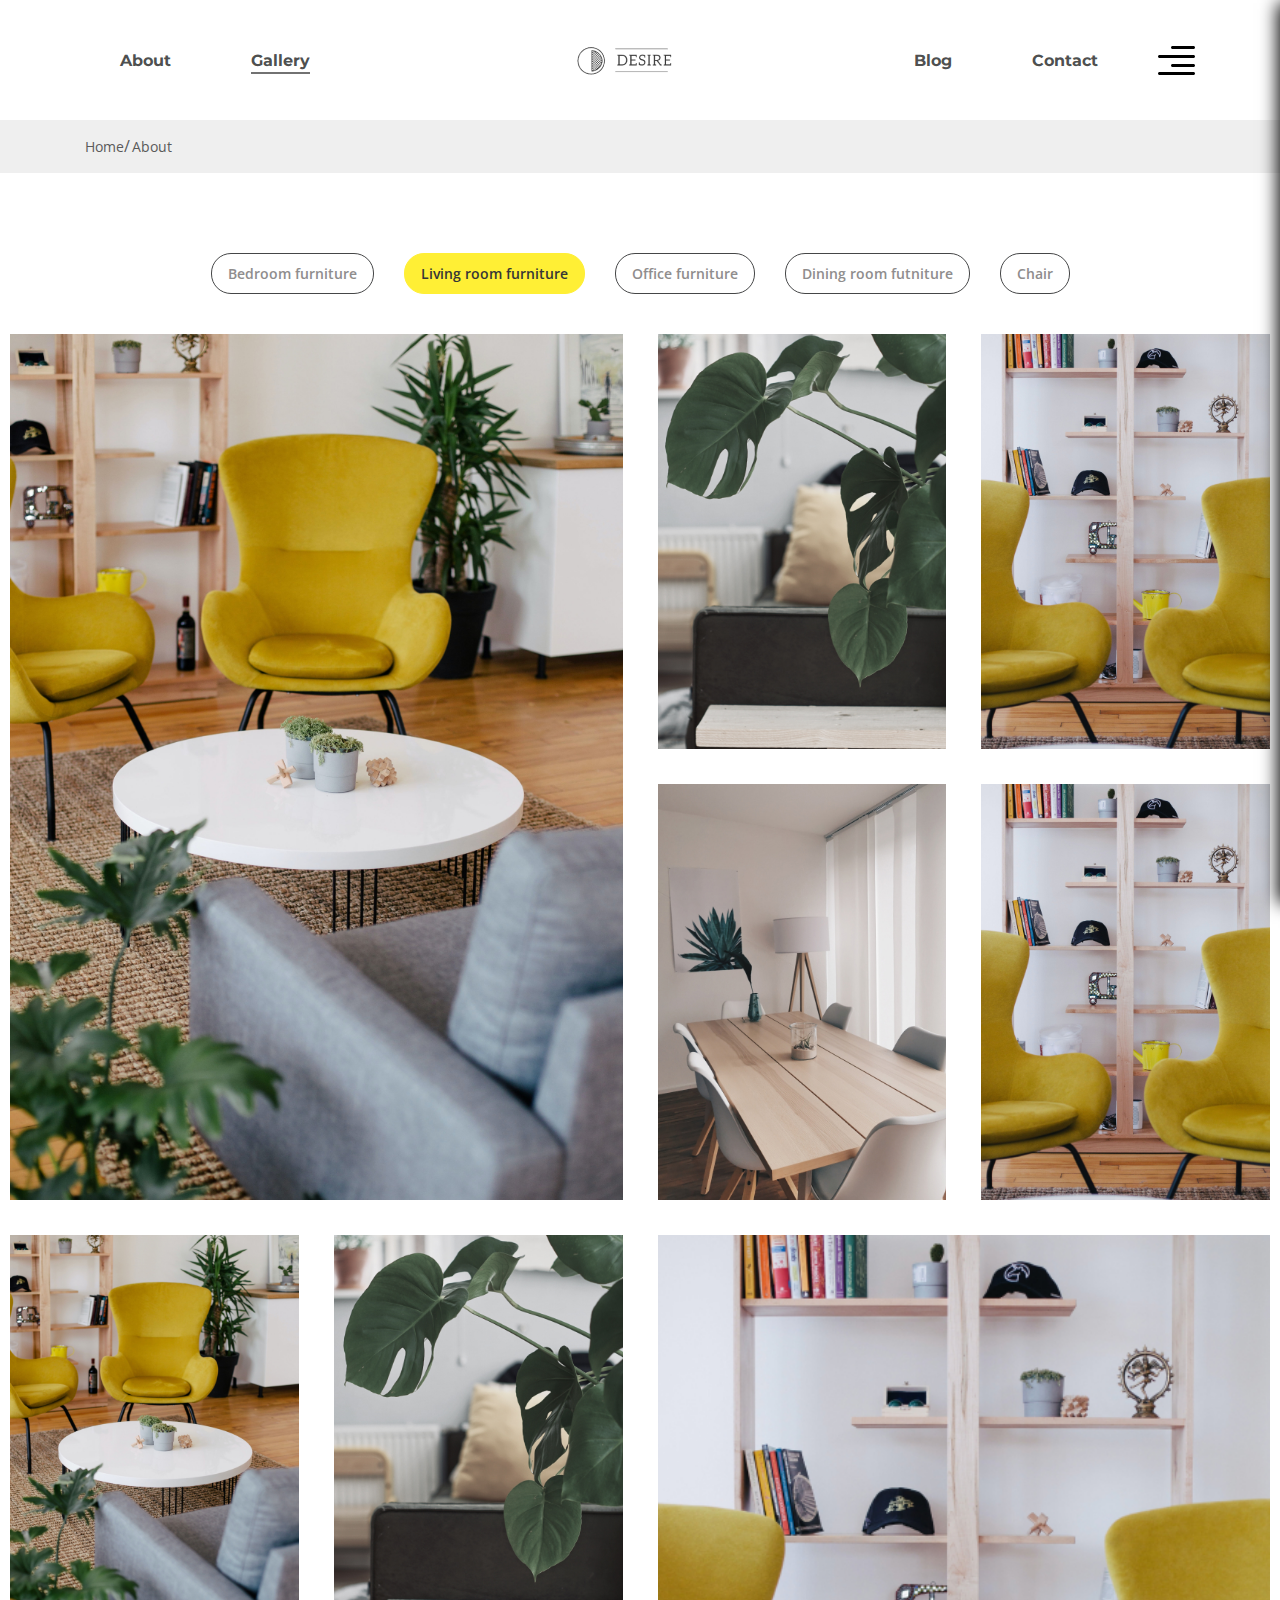
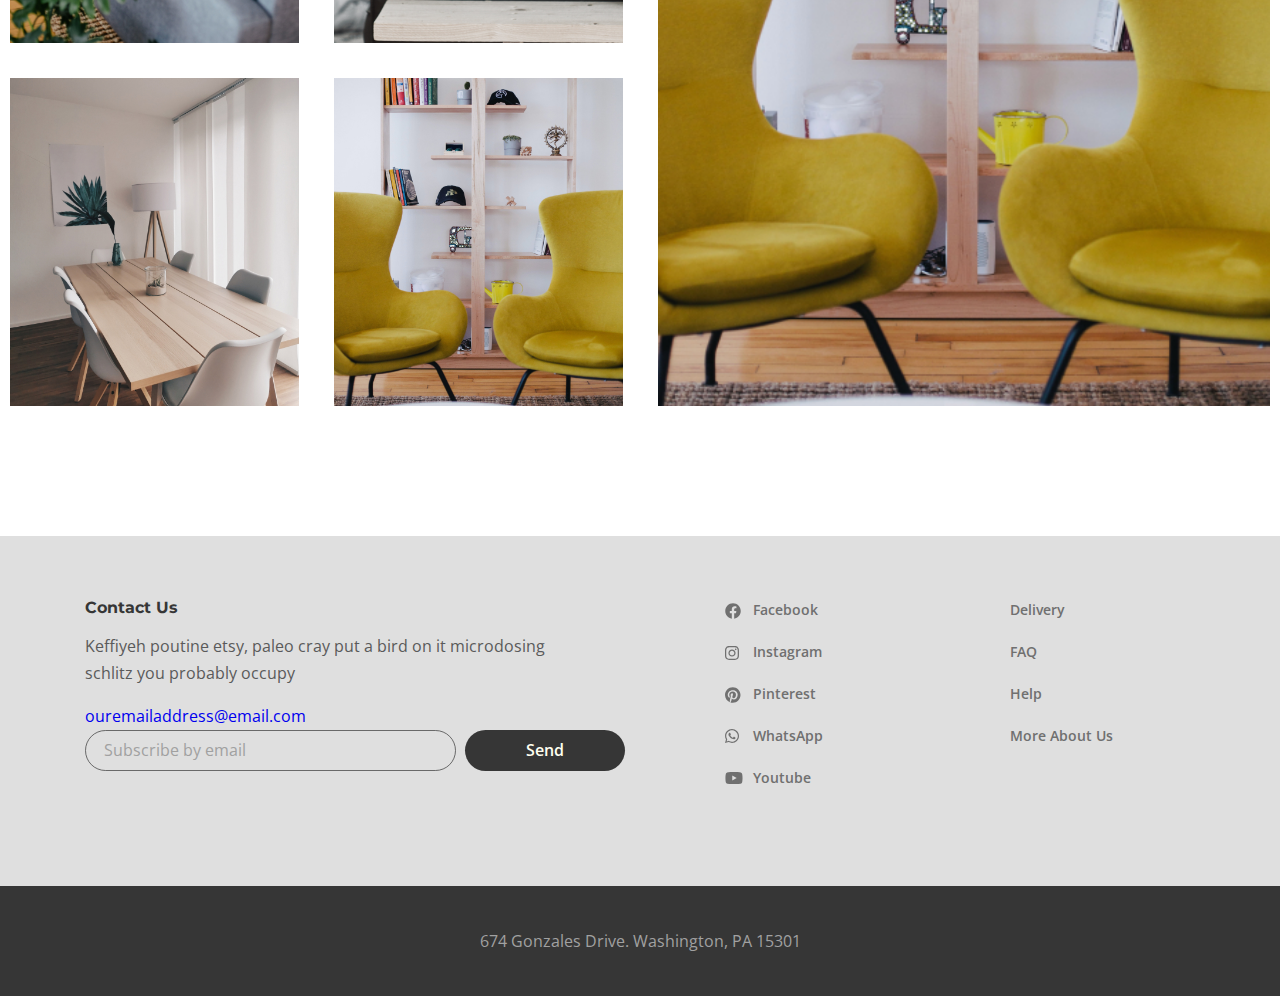
<file: gallery.html>
<!DOCTYPE html>
<html lang="en">

<head>
    <meta charset="UTF-8">
    <meta http-equiv="X-UA-Compatible" content="IE=edge">
    <meta name="viewport" content="width=device-width, initial-scale=1.0">
    <title>Document</title>
    <link rel="preconnect" href="https://fonts.googleapis.com">
    <link rel="preconnect" href="https://fonts.gstatic.com" crossorigin>
    <link
        href="https://fonts.googleapis.com/css2?family=Comfortaa:wght@400;700&family=Inter:wght@300;400;700;800&family=Montserrat:wght@700&family=Open+Sans:wght@400;600&family=Roboto+Slab:wght@400;700&family=Roboto:wght@100;400;500&display=swap"
        rel="stylesheet">
    <link rel="stylesheet" href="css/style.min.css">
</head>

<body>
    <div class="wrapper">
        <header class="header">
            <div class="container">
                <div class="header__inner">
                    <nav class="menu">
                        <ul class="menu__list">
                            <li class="menu__list-item">
                                <a href="./about.html" class="menu__list-link">About</a>
                            </li>
                            <li class="menu__list-item">
                                <a href="./gallery.html" class="menu__list-link menu__list-link-active">Gallery</a>
                            </li>
                        </ul>
                    </nav>
                    <a class="logo" href="./index.html">
                        <img src="images/logo.png" alt="logo">
                    </a>
                    <nav class="menu">
                        <ul class="menu__list">
                            <li class="menu__list-item">
                                <a href="./blog.html" class="menu__list-link">Blog</a>
                            </li>
                            <li class="menu__list-item">
                                <a href="./contacts.html" class="menu__list-link">Contact</a>
                            </li>
                        </ul>
                    </nav>
                    <button class="header__btn-menu">
                        <span></span>
                        <span></span>
                        <span></span> 
                   </button>
                    <button class="header__btn">
                        <img src="images/icon_menu.svg" alt="">
                    </button>
                    <div class="rightside-menu rightside-menu--close">
                        <button class="rightside-menu__close">
                          <img src="images/close.svg" alt="">
                        </button>
                        <div class="rightside-menu__content">
                            <a class="rightside-menu__logo" href="">
                                <img src="images/logo-big.png" alt="">
                            </a>
                            <h4 class="rightside-menu__title">
                                Furniture for life
                            </h4>
                            <p class="rightside-menu__text">
                                Sustainable hot chicken skateboard, dreamcatcher meggings actually squid. Slow-carb everyday carry +1 art party microdosing, put a bird on it brooklyn
                            </p>
                            <img class="rightside-menu__images" src="images/rightside-img.jpg" alt="images">
                        </div>
                    </div>
                </div>
            </div>
        </header>

        <main class="main">
            <div class="breadcrumbs">
                <div class="container">
                    <ul class="breadcrumbs__list">
                        <li class="breadcrumbs__item">
                            <a class="breadcrumbs__link" href="">Home</a>
                        </li>
                        <li class="breadcrumbs__item">
                            <a class="breadcrumbs__link" href="">About</a>
                        </li>
                    </ul>
                </div>
            </div>
            <div class="gallery gallery-page">
                <div class="container__fluid">
                    <div class="gallery__buttons">
                        <button class="gallery__btn" data-filter=".category-bedroom">Bedroom furniture</button>
                        <button class="gallery__btn" data-filter=".category-living">Living room furniture</button>
                        <button class="gallery__btn" data-filter=".category-office">Office furniture</button>
                        <button class="gallery__btn" data-filter=".category-dining">Dining room futniture</button>
                        <button class="gallery__btn" data-filter=".category-chair">Chair</button>
                    </div>
                    <div class="gallery__inner">
                    <div class="gallery__items mix category-bedroom">
                        <a href="" class="gallery__item">
                            <img src="images/gallery/1.jpg" alt="images">
                        </a>
                        <a href="" class="gallery__item">
                            <img src="images/gallery/2.jpg" alt="images">
                        </a>
                        <a href="" class="gallery__item">
                            <img src="images/gallery/3.jpg" alt="images">
                        </a>
                        <a href="" class="gallery__item">
                            <img src="images/gallery/4.jpg" alt="images">
                        </a>
                        <a href="" class="gallery__item">
                            <img src="images/gallery/5.jpg" alt="images">
                        </a>
                        <a href="" class="gallery__item">
                            <img src="images/gallery/1.jpg" alt="images">
                        </a>
                        <a href="" class="gallery__item">
                            <img src="images/gallery/2.jpg" alt="images">
                        </a>
                        <a href="" class="gallery__item">
                            <img src="images/gallery/3.jpg" alt="images">
                        </a>
                        <a href="" class="gallery__item">
                            <img src="images/gallery/4.jpg" alt="images">
                        </a>
                        <a href="" class="gallery__item">
                            <img src="images/gallery/5.jpg" alt="images">
                        </a>
                    </div>
                    <div class="gallery__items mix category-living">
                        <a href="" class="gallery__item">
                            <img src="images/gallery/1.jpg" alt="images">
                        </a>
                        <a href="" class="gallery__item">
                            <img src="images/gallery/2.jpg" alt="images">
                        </a>
                        <a href="" class="gallery__item">
                            <img src="images/gallery/3.jpg" alt="images">
                        </a>
                        <a href="" class="gallery__item">
                            <img src="images/gallery/4.jpg" alt="images">
                        </a>
                        <a href="" class="gallery__item">
                            <img src="images/gallery/5.jpg" alt="images">
                        </a>
                        <a href="" class="gallery__item">
                            <img src="images/gallery/1.jpg" alt="images">
                        </a>
                        <a href="" class="gallery__item">
                            <img src="images/gallery/2.jpg" alt="images">
                        </a>
                        <a href="" class="gallery__item">
                            <img src="images/gallery/3.jpg" alt="images">
                        </a>
                        <a href="" class="gallery__item">
                            <img src="images/gallery/4.jpg" alt="images">
                        </a>
                        <a href="" class="gallery__item">
                            <img src="images/gallery/5.jpg" alt="images">
                        </a>
                    </div>
                    <div class="gallery__items mix category-office">
                        <a href="" class="gallery__item">
                            <img src="images/gallery/1.jpg" alt="images">
                        </a>
                        <a href="" class="gallery__item">
                            <img src="images/gallery/2.jpg" alt="images">
                        </a>
                        <a href="" class="gallery__item">
                            <img src="images/gallery/3.jpg" alt="images">
                        </a>
                        <a href="" class="gallery__item">
                            <img src="images/gallery/4.jpg" alt="images">
                        </a>
                        <a href="" class="gallery__item">
                            <img src="images/gallery/5.jpg" alt="images">
                        </a>
                        <a href="" class="gallery__item">
                            <img src="images/gallery/1.jpg" alt="images">
                        </a>
                        <a href="" class="gallery__item">
                            <img src="images/gallery/2.jpg" alt="images">
                        </a>
                        <a href="" class="gallery__item">
                            <img src="images/gallery/3.jpg" alt="images">
                        </a>
                        <a href="" class="gallery__item">
                            <img src="images/gallery/4.jpg" alt="images">
                        </a>
                        <a href="" class="gallery__item">
                            <img src="images/gallery/5.jpg" alt="images">
                        </a>
                    </div>
                    <div class="gallery__items mix category-dining">
                        <a href="" class="gallery__item">
                            <img src="images/gallery/1.jpg" alt="images">
                        </a>
                        <a href="" class="gallery__item">
                            <img src="images/gallery/2.jpg" alt="images">
                        </a>
                        <a href="" class="gallery__item">
                            <img src="images/gallery/3.jpg" alt="images">
                        </a>
                        <a href="" class="gallery__item">
                            <img src="images/gallery/4.jpg" alt="images">
                        </a>
                        <a href="" class="gallery__item">
                            <img src="images/gallery/5.jpg" alt="images">
                        </a>
                        <a href="" class="gallery__item">
                            <img src="images/gallery/1.jpg" alt="images">
                        </a>
                        <a href="" class="gallery__item">
                            <img src="images/gallery/2.jpg" alt="images">
                        </a>
                        <a href="" class="gallery__item">
                            <img src="images/gallery/3.jpg" alt="images">
                        </a>
                        <a href="" class="gallery__item">
                            <img src="images/gallery/4.jpg" alt="images">
                        </a>
                        <a href="" class="gallery__item">
                            <img src="images/gallery/5.jpg" alt="images">
                        </a>
                    </div>
                    <div class="gallery__items mix category-chair">
                        <a href="" class="gallery__item">
                            <img src="images/gallery/1.jpg" alt="images">
                        </a>
                        <a href="" class="gallery__item">
                            <img src="images/gallery/2.jpg" alt="images">
                        </a>
                        <a href="" class="gallery__item">
                            <img src="images/gallery/3.jpg" alt="images">
                        </a>
                        <a href="" class="gallery__item">
                            <img src="images/gallery/4.jpg" alt="images">
                        </a>
                        <a href="" class="gallery__item">
                            <img src="images/gallery/5.jpg" alt="images">
                        </a>
                        <a href="" class="gallery__item">
                            <img src="images/gallery/1.jpg" alt="images">
                        </a>
                        <a href="" class="gallery__item">
                            <img src="images/gallery/2.jpg" alt="images">
                        </a>
                        <a href="" class="gallery__item">
                            <img src="images/gallery/3.jpg" alt="images">
                        </a>
                        <a href="" class="gallery__item">
                            <img src="images/gallery/4.jpg" alt="images">
                        </a>
                        <a href="" class="gallery__item">
                            <img src="images/gallery/5.jpg" alt="images">
                        </a>
                    </div>
                </div>
            </div>
        </div>
        </main>
        <footer class="footer">
            <div class="footer__content">
                <div class="container">
                    <div class="footer__inner">
                        <div class="footer__info">
                            <h6 class="footer__info-title">
                                Contact Us
                            </h6>
                            <p class="footer__info-text">
                                Keffiyeh poutine etsy, paleo cray put a bird on it microdosing schlitz you probably
                                occupy
                            </p>
                            <a href="mailto:ouremailaddress@email.com"
                                class="footer__info-email">ouremailaddress@email.com</a>
                            <form class="footer__form" action="">
                                <input class="footer__form-input" type="email" placeholder="Subscribe by email">
                                <button class="footer__form-button" type="submit">Send</button>
                            </form>
                        </div>
                        <ul class="footer__social">
                            <li class="footer__social-item">
                                <a href="#" class="footer__social-link footer__social-link--facebook">Facebook</a>
                            </li>
                            <li class="footer__social-item">
                                <a href="#" class="footer__social-link footer__social-link--instagram">Instagram</a>
                            </li>
                            <li class="footer__social-item">
                                <a href="#" class="footer__social-link footer__social-link--pinterest">Pinterest</a>
                            </li>
                            <li class="footer__social-item">
                                <a href="#" class="footer__social-link footer__social-link--whatsapp">WhatsApp</a>
                            </li>
                            <li class="footer__social-item">
                                <a href="#" class="footer__social-link footer__social-link--youtube">Youtube</a>
                            </li>
                        </ul>
                        <nav class="footer__menu">
                            <ul class="footer__menu-list">
                                <li class="footer__menu-item"><a href="#" class="footer__menu-link">Delivery</a></li>
                                <li class="footer__menu-item"><a href="#" class="footer__menu-link">FAQ</a></li>
                                <li class="footer__menu-item"><a href="#" class="footer__menu-link">Help</a></li>
                                <li class="footer__menu-item"><a href="#" class="footer__menu-link">More About Us</a>
                                </li>
                            </ul>
                        </nav>
                    </div>
                </div>
            </div>
            <div class="footer__copyright">
              <div class="container">
                <p>
                    674 Gonzales Drive. Washington, PA 15301
                </p>
               
              </div>
             </div>

        </footer>
    </div>
    <script src="https://ajax.googleapis.com/ajax/libs/jquery/3.6.4/jquery.min.js"></script>
    <script src="js/main.min.js"></script>
</body>

</html>
</file>
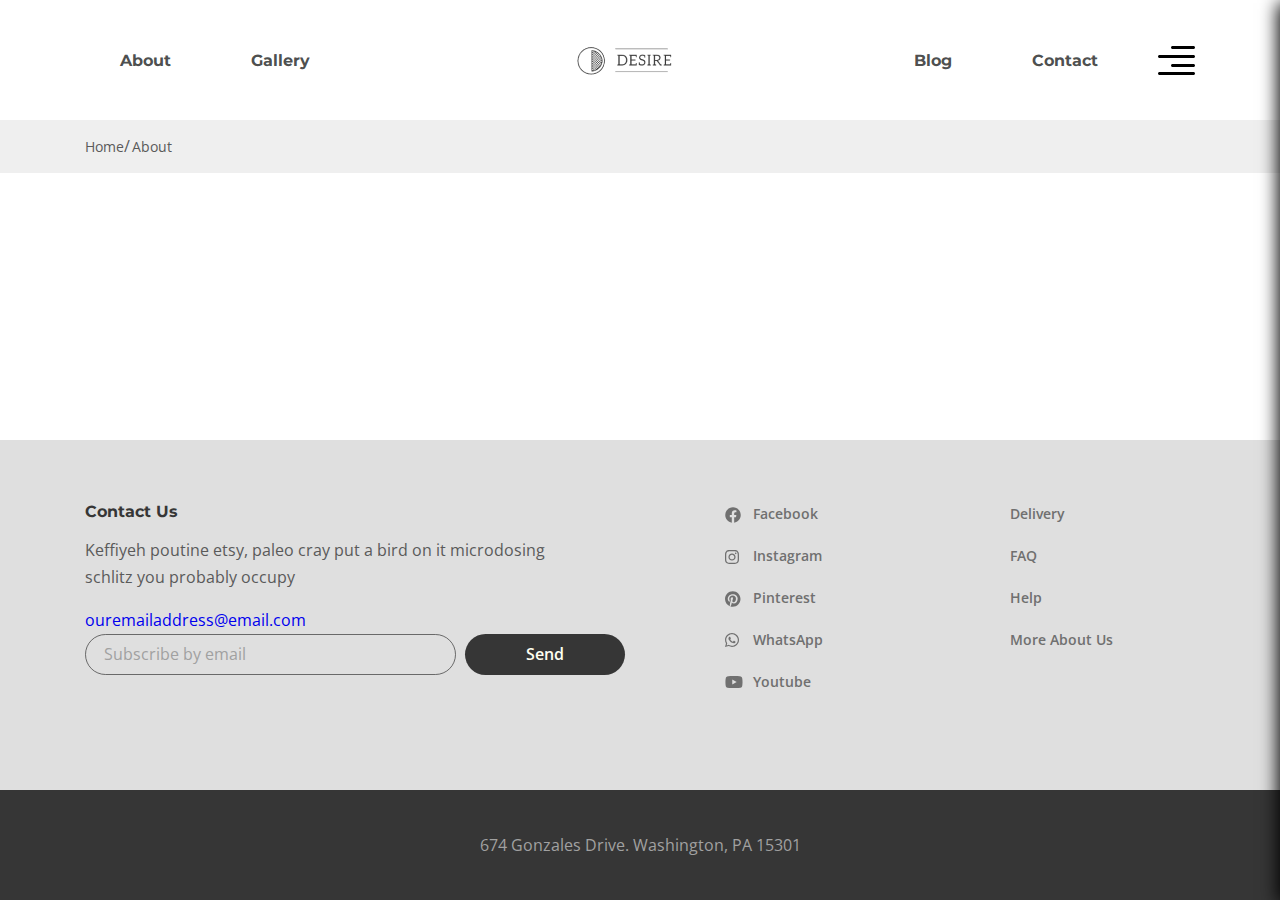
<file: page.html>
<!DOCTYPE html>
<html lang="en">

<head>
    <meta charset="UTF-8">
    <meta http-equiv="X-UA-Compatible" content="IE=edge">
    <meta name="viewport" content="width=device-width, initial-scale=1.0">
    <title>Document</title>
    <link rel="preconnect" href="https://fonts.googleapis.com">
    <link rel="preconnect" href="https://fonts.gstatic.com" crossorigin>
    <link
        href="https://fonts.googleapis.com/css2?family=Comfortaa:wght@400;700&family=Inter:wght@300;400;700;800&family=Montserrat:wght@700&family=Open+Sans:wght@400;600&family=Roboto+Slab:wght@400;700&family=Roboto:wght@100;400;500&display=swap"
        rel="stylesheet">
    <link rel="stylesheet" href="css/style.min.css">
</head>

<body>
    <div class="wrapper">
        <header class="header">
            <div class="container">
                <div class="header__inner">
                    <nav class="menu">
                        <ul class="menu__list">
                            <li class="menu__list-item">
                                <a href="./about.html" class="menu__list-link">About</a>
                            </li>
                            <li class="menu__list-item">
                                <a href="./gallery.html" class="menu__list-link">Gallery</a>
                            </li>
                        </ul>
                    </nav>
                    <a class="logo" href="./index.html">
                        <img src="images/logo.png" alt="logo">
                    </a>
                    <nav class="menu">
                        <ul class="menu__list">
                            <li class="menu__list-item">
                                <a href="./blog.html" class="menu__list-link">Blog</a>
                            </li>
                            <li class="menu__list-item">
                                <a href="./contacts.html" class="menu__list-link">Contact</a>
                            </li>
                        </ul>
                    </nav>
                    <button class="header__btn-menu">
                         <span></span>
                         <span></span>
                         <span></span> 
                    </button>
                    <button class="header__btn">
                        <img src="images/icon_menu.svg" alt="">
                    </button>
                    <div class="rightside-menu rightside-menu--close">
                        <button class="rightside-menu__close">
                          <img src="images/close.svg" alt="">
                        </button>
                        <div class="rightside-menu__content">
                            <a class="rightside-menu__logo" href="">
                                <img src="images/logo-big.png" alt="">
                            </a>
                            <h4 class="rightside-menu__title">
                                Furniture for life
                            </h4>
                            <p class="rightside-menu__text">
                                Sustainable hot chicken skateboard, dreamcatcher meggings actually squid. Slow-carb everyday carry +1 art party microdosing, put a bird on it brooklyn
                            </p>
                            <img class="rightside-menu__images" src="images/rightside-img.jpg" alt="images">
                        </div>
                    </div>
                </div>
            </div>
        </header>

        <main class="main">
            <div class="breadcrumbs">
                <div class="container">
                    <ul class="breadcrumbs__list">
                        <li class="breadcrumbs__item">
                            <a class="breadcrumbs__link" href="">Home</a>
                        </li>
                        <li class="breadcrumbs__item">
                            <a class="breadcrumbs__link" href="">About</a>
                        </li>
                    </ul>
                </div>
            </div>
        </main>
        <footer class="footer">
            <div class="footer__content">
                <div class="container">
                    <div class="footer__inner">
                        <div class="footer__info">
                            <h6 class="footer__info-title">
                                Contact Us
                            </h6>
                            <p class="footer__info-text">
                                Keffiyeh poutine etsy, paleo cray put a bird on it microdosing schlitz you probably
                                occupy
                            </p>
                            <a href="mailto:ouremailaddress@email.com"
                                class="footer__info-email">ouremailaddress@email.com</a>
                            <form class="footer__form" action="">
                                <input class="footer__form-input" type="email" placeholder="Subscribe by email">
                                <button class="footer__form-button" type="submit">Send</button>
                            </form>
                        </div>
                        <ul class="footer__social">
                            <li class="footer__social-item">
                                <a href="#" class="footer__social-link footer__social-link--facebook">Facebook</a>
                            </li>
                            <li class="footer__social-item">
                                <a href="#" class="footer__social-link footer__social-link--instagram">Instagram</a>
                            </li>
                            <li class="footer__social-item">
                                <a href="#" class="footer__social-link footer__social-link--pinterest">Pinterest</a>
                            </li>
                            <li class="footer__social-item">
                                <a href="#" class="footer__social-link footer__social-link--whatsapp">WhatsApp</a>
                            </li>
                            <li class="footer__social-item">
                                <a href="#" class="footer__social-link footer__social-link--youtube">Youtube</a>
                            </li>
                        </ul>
                        <nav class="footer__menu">
                            <ul class="footer__menu-list">
                                <li class="footer__menu-item"><a href="#" class="footer__menu-link">Delivery</a></li>
                                <li class="footer__menu-item"><a href="#" class="footer__menu-link">FAQ</a></li>
                                <li class="footer__menu-item"><a href="#" class="footer__menu-link">Help</a></li>
                                <li class="footer__menu-item"><a href="#" class="footer__menu-link">More About Us</a>
                                </li>
                            </ul>
                        </nav>
                    </div>
                </div>
            </div>
            <div class="footer__copyright">
              <div class="container">
                <p>
                    674 Gonzales Drive. Washington, PA 15301
                </p>
               
              </div>
             </div>

        </footer>
    </div>
    <script src="https://ajax.googleapis.com/ajax/libs/jquery/3.6.4/jquery.min.js"></script>
    <script src="js/main.min.js"></script>
</body>

</html>
</file>
<file: css/style.min.css>
.blog-one__form-title,.blog-one__comments-name,.blog-one__comments-title,.blog-one__tags-title,.blog-one__item blockquote,.pagination__list-num--active,.recent-posts__title,.blog__blockquote-author,.blog__item-title,.blog__category-title,.blog__tags-title,.contact-slider__title,.contact__title,.inspiration__item,.inspiration__title,.about__title,.about__prev-title,.blog-box__item-title,.blog-box__title,.works-path__item-title,.works-path__title,.decor__title,.collection__info-title,.new-collection__title,.top__slider-title,.rightside-menu__title,.footer__info-title,.menu__list-link{font-family:"Montserrat",sans-serif;font-weight:700}html{box-sizing:border-box}*,*::after,*::before{box-sizing:inherit}ul[class],ol[class]{padding:0}body,h1,h2,h3,h4,h5,h6,p,ul,ol,li,figure,figcaption,blockquote,dl,dd{margin:0;font-size:inherit}ul[class]{list-style:none}img{max-width:100%;display:block}input,button,textarea,select{font:inherit}a{text-decoration:none}.slick-slider{position:relative;display:block;box-sizing:border-box;-webkit-touch-callout:none;-webkit-user-select:none;-khtml-user-select:none;-moz-user-select:none;-ms-user-select:none;user-select:none;-ms-touch-action:pan-y;touch-action:pan-y;-webkit-tap-highlight-color:rgba(0,0,0,0)}.slick-list{position:relative;overflow:hidden;display:block;margin:0;padding:0}.slick-list:focus{outline:none}.slick-list.dragging{cursor:pointer;cursor:hand}.slick-slider .slick-track,.slick-slider .slick-list{-webkit-transform:translate3d(0, 0, 0);-moz-transform:translate3d(0, 0, 0);-ms-transform:translate3d(0, 0, 0);-o-transform:translate3d(0, 0, 0);transform:translate3d(0, 0, 0)}.slick-track{position:relative;left:0;top:0;display:block;margin-left:auto;margin-right:auto}.slick-track:before,.slick-track:after{content:"";display:table}.slick-track:after{clear:both}.slick-loading .slick-track{visibility:hidden}.slick-slide{float:left;height:100%;min-height:1px;display:none}[dir=rtl] .slick-slide{float:right}.slick-slide img{display:block}.slick-slide.slick-loading img{display:none}.slick-slide.dragging img{pointer-events:none}.slick-initialized .slick-slide{display:block}.slick-loading .slick-slide{visibility:hidden}.slick-vertical .slick-slide{display:block;height:auto;border:1px solid rgba(0,0,0,0)}.slick-arrow.slick-hidden{display:none}body.compensate-for-scrollbar{overflow:hidden}.fancybox-active{height:auto}.fancybox-is-hidden{left:-9999px;margin:0;position:absolute !important;top:-9999px;visibility:hidden}.fancybox-container{-webkit-backface-visibility:hidden;height:100%;left:0;outline:none;position:fixed;-webkit-tap-highlight-color:transparent;top:0;-ms-touch-action:manipulation;touch-action:manipulation;transform:translateZ(0);width:100%;z-index:99992}.fancybox-container *{box-sizing:border-box}.fancybox-outer,.fancybox-inner,.fancybox-bg,.fancybox-stage{bottom:0;left:0;position:absolute;right:0;top:0}.fancybox-outer{-webkit-overflow-scrolling:touch;overflow-y:auto}.fancybox-bg{background:rgb(30, 30, 30);opacity:0;transition-duration:inherit;transition-property:opacity;transition-timing-function:cubic-bezier(0.47, 0, 0.74, 0.71)}.fancybox-is-open .fancybox-bg{opacity:.9;transition-timing-function:cubic-bezier(0.22, 0.61, 0.36, 1)}.fancybox-infobar,.fancybox-toolbar,.fancybox-caption,.fancybox-navigation .fancybox-button{direction:ltr;opacity:0;position:absolute;transition:opacity .25s ease,visibility 0s ease .25s;visibility:hidden;z-index:99997}.fancybox-show-infobar .fancybox-infobar,.fancybox-show-toolbar .fancybox-toolbar,.fancybox-show-caption .fancybox-caption,.fancybox-show-nav .fancybox-navigation .fancybox-button{opacity:1;transition:opacity .25s ease 0s,visibility 0s ease 0s;visibility:visible}.fancybox-infobar{color:#ccc;font-size:13px;-webkit-font-smoothing:subpixel-antialiased;height:44px;left:0;line-height:44px;min-width:44px;mix-blend-mode:difference;padding:0 10px;pointer-events:none;top:0;-webkit-touch-callout:none;-webkit-user-select:none;-moz-user-select:none;-ms-user-select:none;user-select:none}.fancybox-toolbar{right:0;top:0}.fancybox-stage{direction:ltr;overflow:visible;transform:translateZ(0);z-index:99994}.fancybox-is-open .fancybox-stage{overflow:hidden}.fancybox-slide{-webkit-backface-visibility:hidden;display:none;height:100%;left:0;outline:none;overflow:auto;-webkit-overflow-scrolling:touch;padding:44px;position:absolute;text-align:center;top:0;transition-property:transform,opacity;white-space:normal;width:100%;z-index:99994}.fancybox-slide::before{content:"";display:inline-block;font-size:0;height:100%;vertical-align:middle;width:0}.fancybox-is-sliding .fancybox-slide,.fancybox-slide--previous,.fancybox-slide--current,.fancybox-slide--next{display:block}.fancybox-slide--image{overflow:hidden;padding:44px 0}.fancybox-slide--image::before{display:none}.fancybox-slide--html{padding:6px}.fancybox-content{background:#fff;display:inline-block;margin:0;max-width:100%;overflow:auto;-webkit-overflow-scrolling:touch;padding:44px;position:relative;text-align:left;vertical-align:middle}.fancybox-slide--image .fancybox-content{animation-timing-function:cubic-bezier(0.5, 0, 0.14, 1);-webkit-backface-visibility:hidden;background:transparent;background-repeat:no-repeat;background-size:100% 100%;left:0;max-width:none;overflow:visible;padding:0;position:absolute;top:0;-ms-transform-origin:top left;transform-origin:top left;transition-property:transform,opacity;-webkit-user-select:none;-moz-user-select:none;-ms-user-select:none;user-select:none;z-index:99995}.fancybox-can-zoomOut .fancybox-content{cursor:zoom-out}.fancybox-can-zoomIn .fancybox-content{cursor:zoom-in}.fancybox-can-swipe .fancybox-content,.fancybox-can-pan .fancybox-content{cursor:-webkit-grab;cursor:grab}.fancybox-is-grabbing .fancybox-content{cursor:-webkit-grabbing;cursor:grabbing}.fancybox-container [data-selectable=true]{cursor:text}.fancybox-image,.fancybox-spaceball{background:transparent;border:0;height:100%;left:0;margin:0;max-height:none;max-width:none;padding:0;position:absolute;top:0;-webkit-user-select:none;-moz-user-select:none;-ms-user-select:none;user-select:none;width:100%}.fancybox-spaceball{z-index:1}.fancybox-slide--video .fancybox-content,.fancybox-slide--map .fancybox-content,.fancybox-slide--pdf .fancybox-content,.fancybox-slide--iframe .fancybox-content{height:100%;overflow:visible;padding:0;width:100%}.fancybox-slide--video .fancybox-content{background:#000}.fancybox-slide--map .fancybox-content{background:#e5e3df}.fancybox-slide--iframe .fancybox-content{background:#fff}.fancybox-video,.fancybox-iframe{background:transparent;border:0;display:block;height:100%;margin:0;overflow:hidden;padding:0;width:100%}.fancybox-iframe{left:0;position:absolute;top:0}.fancybox-error{background:#fff;cursor:default;max-width:400px;padding:40px;width:100%}.fancybox-error p{color:#444;font-size:16px;line-height:20px;margin:0;padding:0}.fancybox-button{background:rgba(30, 30, 30, 0.6);border:0;border-radius:0;box-shadow:none;cursor:pointer;display:inline-block;height:44px;margin:0;padding:10px;position:relative;transition:color .2s;vertical-align:top;visibility:inherit;width:44px}.fancybox-button,.fancybox-button:visited,.fancybox-button:link{color:#ccc}.fancybox-button:hover{color:#fff}.fancybox-button:focus{outline:none}.fancybox-button.fancybox-focus{outline:1px dotted}.fancybox-button[disabled],.fancybox-button[disabled]:hover{color:#888;cursor:default;outline:none}.fancybox-button div{height:100%}.fancybox-button svg{display:block;height:100%;overflow:visible;position:relative;width:100%}.fancybox-button svg path{fill:currentColor;stroke-width:0}.fancybox-button--play svg:nth-child(2),.fancybox-button--fsenter svg:nth-child(2){display:none}.fancybox-button--pause svg:nth-child(1),.fancybox-button--fsexit svg:nth-child(1){display:none}.fancybox-progress{background:#ff5268;height:2px;left:0;position:absolute;right:0;top:0;-ms-transform:scaleX(0);transform:scaleX(0);-ms-transform-origin:0;transform-origin:0;transition-property:transform;transition-timing-function:linear;z-index:99998}.fancybox-close-small{background:transparent;border:0;border-radius:0;color:#ccc;cursor:pointer;opacity:.8;padding:8px;position:absolute;right:-12px;top:-44px;z-index:401}.fancybox-close-small:hover{color:#fff;opacity:1}.fancybox-slide--html .fancybox-close-small{color:currentColor;padding:10px;right:0;top:0}.fancybox-slide--image.fancybox-is-scaling .fancybox-content{overflow:hidden}.fancybox-is-scaling .fancybox-close-small,.fancybox-is-zoomable.fancybox-can-pan .fancybox-close-small{display:none}.fancybox-navigation .fancybox-button{background-clip:content-box;height:100px;opacity:0;position:absolute;top:calc(50% - 50px);width:70px}.fancybox-navigation .fancybox-button div{padding:7px}.fancybox-navigation .fancybox-button--arrow_left{left:0;left:env(safe-area-inset-left);padding:31px 26px 31px 6px}.fancybox-navigation .fancybox-button--arrow_right{padding:31px 6px 31px 26px;right:0;right:env(safe-area-inset-right)}.fancybox-caption{background:linear-gradient(to top, rgba(0, 0, 0, 0.85) 0%, rgba(0, 0, 0, 0.3) 50%, rgba(0, 0, 0, 0.15) 65%, rgba(0, 0, 0, 0.075) 75.5%, rgba(0, 0, 0, 0.037) 82.85%, rgba(0, 0, 0, 0.019) 88%, rgba(0, 0, 0, 0) 100%);bottom:0;color:#eee;font-size:14px;font-weight:400;left:0;line-height:1.5;padding:75px 44px 25px 44px;pointer-events:none;right:0;text-align:center;z-index:99996}@supports(padding: max(0px)){.fancybox-caption{padding:75px max(44px,env(safe-area-inset-right)) max(25px,env(safe-area-inset-bottom)) max(44px,env(safe-area-inset-left))}}.fancybox-caption--separate{margin-top:-50px}.fancybox-caption__body{max-height:50vh;overflow:auto;pointer-events:all}.fancybox-caption a,.fancybox-caption a:link,.fancybox-caption a:visited{color:#ccc;text-decoration:none}.fancybox-caption a:hover{color:#fff;text-decoration:underline}.fancybox-loading{animation:fancybox-rotate 1s linear infinite;background:transparent;border:4px solid #888;border-bottom-color:#fff;border-radius:50%;height:50px;left:50%;margin:-25px 0 0 -25px;opacity:.7;padding:0;position:absolute;top:50%;width:50px;z-index:99999}@keyframes fancybox-rotate{100%{transform:rotate(360deg)}}.fancybox-animated{transition-timing-function:cubic-bezier(0, 0, 0.25, 1)}.fancybox-fx-slide.fancybox-slide--previous{opacity:0;transform:translate3d(-100%, 0, 0)}.fancybox-fx-slide.fancybox-slide--next{opacity:0;transform:translate3d(100%, 0, 0)}.fancybox-fx-slide.fancybox-slide--current{opacity:1;transform:translate3d(0, 0, 0)}.fancybox-fx-fade.fancybox-slide--previous,.fancybox-fx-fade.fancybox-slide--next{opacity:0;transition-timing-function:cubic-bezier(0.19, 1, 0.22, 1)}.fancybox-fx-fade.fancybox-slide--current{opacity:1}.fancybox-fx-zoom-in-out.fancybox-slide--previous{opacity:0;transform:scale3d(1.5, 1.5, 1.5)}.fancybox-fx-zoom-in-out.fancybox-slide--next{opacity:0;transform:scale3d(0.5, 0.5, 0.5)}.fancybox-fx-zoom-in-out.fancybox-slide--current{opacity:1;transform:scale3d(1, 1, 1)}.fancybox-fx-rotate.fancybox-slide--previous{opacity:0;-ms-transform:rotate(-360deg);transform:rotate(-360deg)}.fancybox-fx-rotate.fancybox-slide--next{opacity:0;-ms-transform:rotate(360deg);transform:rotate(360deg)}.fancybox-fx-rotate.fancybox-slide--current{opacity:1;-ms-transform:rotate(0deg);transform:rotate(0deg)}.fancybox-fx-circular.fancybox-slide--previous{opacity:0;transform:scale3d(0, 0, 0) translate3d(-100%, 0, 0)}.fancybox-fx-circular.fancybox-slide--next{opacity:0;transform:scale3d(0, 0, 0) translate3d(100%, 0, 0)}.fancybox-fx-circular.fancybox-slide--current{opacity:1;transform:scale3d(1, 1, 1) translate3d(0, 0, 0)}.fancybox-fx-tube.fancybox-slide--previous{transform:translate3d(-100%, 0, 0) scale(0.1) skew(-10deg)}.fancybox-fx-tube.fancybox-slide--next{transform:translate3d(100%, 0, 0) scale(0.1) skew(10deg)}.fancybox-fx-tube.fancybox-slide--current{transform:translate3d(0, 0, 0) scale(1)}@media all and (max-height: 576px){.fancybox-slide{padding-left:6px;padding-right:6px}.fancybox-slide--image{padding:6px 0}.fancybox-close-small{right:-6px}.fancybox-slide--image .fancybox-close-small{background:#4e4e4e;color:#f2f4f6;height:36px;opacity:1;padding:6px;right:0;top:0;width:36px}.fancybox-caption{padding-left:12px;padding-right:12px}@supports(padding: max(0px)){.fancybox-caption{padding-left:max(12px,env(safe-area-inset-left));padding-right:max(12px,env(safe-area-inset-right))}}}.fancybox-share{background:#f4f4f4;border-radius:3px;max-width:90%;padding:30px;text-align:center}.fancybox-share h1{color:#222;font-size:35px;font-weight:700;margin:0 0 20px 0}.fancybox-share p{margin:0;padding:0}.fancybox-share__button{border:0;border-radius:3px;display:inline-block;font-size:14px;font-weight:700;line-height:40px;margin:0 5px 10px 5px;min-width:130px;padding:0 15px;text-decoration:none;transition:all .2s;-webkit-user-select:none;-moz-user-select:none;-ms-user-select:none;user-select:none;white-space:nowrap}.fancybox-share__button:visited,.fancybox-share__button:link{color:#fff}.fancybox-share__button:hover{text-decoration:none}.fancybox-share__button--fb{background:#3b5998}.fancybox-share__button--fb:hover{background:#344e86}.fancybox-share__button--pt{background:#bd081d}.fancybox-share__button--pt:hover{background:#aa0719}.fancybox-share__button--tw{background:#1da1f2}.fancybox-share__button--tw:hover{background:#0d95e8}.fancybox-share__button svg{height:25px;margin-right:7px;position:relative;top:-1px;vertical-align:middle;width:25px}.fancybox-share__button svg path{fill:#fff}.fancybox-share__input{background:transparent;border:0;border-bottom:1px solid #d7d7d7;border-radius:0;color:#5d5b5b;font-size:14px;margin:10px 0 0 0;outline:none;padding:10px 15px;width:100%}.fancybox-thumbs{background:#ddd;bottom:0;display:none;margin:0;-webkit-overflow-scrolling:touch;-ms-overflow-style:-ms-autohiding-scrollbar;padding:2px 2px 4px 2px;position:absolute;right:0;-webkit-tap-highlight-color:rgba(0, 0, 0, 0);top:0;width:212px;z-index:99995}.fancybox-thumbs-x{overflow-x:auto;overflow-y:hidden}.fancybox-show-thumbs .fancybox-thumbs{display:block}.fancybox-show-thumbs .fancybox-inner{right:212px}.fancybox-thumbs__list{font-size:0;height:100%;list-style:none;margin:0;overflow-x:hidden;overflow-y:auto;padding:0;position:absolute;position:relative;white-space:nowrap;width:100%}.fancybox-thumbs-x .fancybox-thumbs__list{overflow:hidden}.fancybox-thumbs-y .fancybox-thumbs__list::-webkit-scrollbar{width:7px}.fancybox-thumbs-y .fancybox-thumbs__list::-webkit-scrollbar-track{background:#fff;border-radius:10px;box-shadow:inset 0 0 6px rgba(0, 0, 0, 0.3)}.fancybox-thumbs-y .fancybox-thumbs__list::-webkit-scrollbar-thumb{background:#2a2a2a;border-radius:10px}.fancybox-thumbs__list a{-webkit-backface-visibility:hidden;backface-visibility:hidden;background-color:rgba(0, 0, 0, 0.1);background-position:center center;background-repeat:no-repeat;background-size:cover;cursor:pointer;float:left;height:75px;margin:2px;max-height:calc(100% - 8px);max-width:calc(50% - 4px);outline:none;overflow:hidden;padding:0;position:relative;-webkit-tap-highlight-color:transparent;width:100px}.fancybox-thumbs__list a::before{border:6px solid #ff5268;bottom:0;content:"";left:0;opacity:0;position:absolute;right:0;top:0;transition:all .2s cubic-bezier(0.25, 0.46, 0.45, 0.94);z-index:99991}.fancybox-thumbs__list a:focus::before{opacity:.5}.fancybox-thumbs__list a.fancybox-thumbs-active::before{opacity:1}@media all and (max-width: 576px){.fancybox-thumbs{width:110px}.fancybox-show-thumbs .fancybox-inner{right:110px}.fancybox-thumbs__list a{max-width:calc(100% - 10px)}}html,body{height:100%}body{font-family:"Open Sans",sans-serif;font-weight:400;font-size:16px;line-height:27px;color:#5a5a5a;overflow-x:hidden;min-width:300px}.wrapper{display:flex;flex-direction:column;min-height:100%}.main{flex:1 0 auto}.footer{flex:0 0 auto}.container{max-width:1140px;margin:0 auto;padding:0 15px}.container__fluid{max-width:1920px;margin:0 auto;padding:0 10px}.slick-dots{display:flex;justify-content:center;align-items:center}.slick-dots li{margin:0 15px}.slick-dots button{background-color:#363636;border:none;width:8px;height:8px;border-radius:50%;padding:0;font-size:0}.slick-dots li.slick-active button{background-color:#ffef35}.info-email{font-weight:600;font-size:14px;color:#363636;margin-bottom:22px;padding-left:30px;display:inline-block;position:relative}.info-email::before{content:"";background-image:url(../images/envelope.svg);position:absolute;left:0;width:16px;top:8px;height:12px}.header__inner{display:-webkit-box;display:-ms-flexbox;display:flex;-webkit-box-pack:justify;-ms-flex-pack:justify;justify-content:space-between;-webkit-box-align:center;-ms-flex-align:center;align-items:center;height:120px}.header__btn{background-color:rgba(0,0,0,0);border:none;padding:0;cursor:pointer}.header__btn-menu{display:none}.logo{margin:0 auto}.menu{padding-right:15px}.menu__list{display:-webkit-box;display:-ms-flexbox;display:flex}.menu__list-item{padding-right:45px;padding-left:35px}.menu__list-link{color:rgba(54,56,56,.9);line-height:22px}.menu__list-link-active{padding-bottom:4px;position:relative}.menu__list-link-active::after{content:"";position:absolute;bottom:0;left:0;right:0;height:2px;border-bottom:1px;background-color:rgba(54,54,54,.7)}.footer__content{background:#dfdfdf;padding:60px 0 80px}.footer__inner{display:-webkit-box;display:-ms-flexbox;display:flex;-webkit-box-pack:justify;-ms-flex-pack:justify;justify-content:space-between}.footer__info{width:540px}.footer__info-title{color:#363636;margin-bottom:14px;line-height:23px}.footer__info-text{margin-bottom:16px;max-width:475px}.footer__form{display:-webkit-box;display:-ms-flexbox;display:flex}.footer__form-input{width:100%;padding:6px 10px 6px 18px;border-radius:21px;background-color:rgba(0,0,0,0);border:1px solid rgba(54,54,54,.7)}.footer__form-input::-webkit-input-placeholder{font-family:"Open Sans",sans-serif;font-weight:400;font-size:16px;line-height:27px;color:#a1a1a1}.footer__form-input::-moz-placeholder{font-family:"Open Sans",sans-serif;font-weight:400;font-size:16px;line-height:27px;color:#a1a1a1}.footer__form-input:-ms-input-placeholder{font-family:"Open Sans",sans-serif;font-weight:400;font-size:16px;line-height:27px;color:#a1a1a1}.footer__form-input::-ms-input-placeholder{font-family:"Open Sans",sans-serif;font-weight:400;font-size:16px;line-height:27px;color:#a1a1a1}.footer__form-input::placeholder{font-family:"Open Sans",sans-serif;font-weight:400;font-size:16px;line-height:27px;color:#a1a1a1}.footer__form-button{background-color:#363636;border:none;color:ivory;border-radius:21px;font-weight:600;padding:6px 12px;min-width:160px;margin-left:9px;cursor:pointer}.footer__social{width:125px;margin-right:auto;margin-left:100px}.footer__social-link{padding-left:28px;position:relative}.footer__social-link::before{content:"";position:absolute;top:3px;left:0;width:16px;height:16px}.footer__social-link--facebook::before{background-image:url(../images/facebook.svg)}.footer__social-link--instagram::before{background-image:url(../images/instagram.svg);width:14px;height:14px;top:4px}.footer__social-link--pinterest::before{background-image:url(../images/pinterest.svg)}.footer__social-link--whatsapp::before{background-image:url(../images/whatsapp.svg);width:14px;height:14px}.footer__social-link--youtube::before{background-image:url(../images/youtube.svg);width:18px;height:12px;top:4px}.footer__social-item,.footer__menu-item{margin-bottom:15px;font-weight:600;font-size:14px}.footer__social-link,.footer__menu-link{color:#707070}.footer__menu{margin-right:60px;width:125px}.footer__copyright{background-color:#363636;color:#a1a1a1;text-align:center;padding:42px 0 41px}.rightside-menu{z-index:15;position:absolute;right:0;top:0;bottom:0;max-width:694px;background-color:#fff;padding-top:40px;-webkit-box-shadow:-2px 3px 17px 0px #000;box-shadow:-2px 3px 17px 0px #000;-webkit-transition:all .6s;-o-transition:all .6s;transition:all .6s}.rightside-menu.rightside-menu--close{-webkit-transform:translateX(100%);-ms-transform:translateX(100%);transform:translateX(100%)}.rightside-menu__close{background-color:rgba(0,0,0,0);border:none;padding:0;cursor:pointer;margin-left:50px;margin-bottom:60px}.rightside-menu__content{text-align:center;max-width:485px;margin:0 auto}.rightside-menu__logo{margin-bottom:40px;display:inline-block}.rightside-menu__title{color:#363636;font-size:36px;line-height:51px;position:relative;margin-bottom:17px;padding-bottom:17px}.rightside-menu__title::after{content:"";position:absolute;bottom:0;max-width:252px;left:0;right:0;margin:0 auto;height:1px;background:#6d7278}.rightside-menu__text{margin-bottom:75px}.rightside-menu__images{max-width:485px}.breadcrumbs{background:rgba(223,223,223,.5);padding:13px 14px;position:relative;z-index:10}.breadcrumbs__list{display:-webkit-box;display:-ms-flexbox;display:flex;overflow-x:auto}.breadcrumbs__item{position:relative;padding-right:8px}.breadcrumbs__item::after{content:"/";position:absolute}.breadcrumbs__item:last-child::after{display:none}.breadcrumbs__link{font-size:14px;color:#5a5a5a}.top__inner{padding-bottom:70px;position:relative}.top__inner::after{content:"";background-image:url(../images/slider-bg.jpg);position:absolute;width:100%;height:722px;top:0;z-index:-1}.top__slider-item{display:-webkit-box !important;display:-ms-flexbox !important;display:flex !important;-webkit-box-pack:center;-ms-flex-pack:center;justify-content:center;-webkit-box-align:center;-ms-flex-align:center;align-items:center}.top__slider-img{margin-left:-14%;max-width:703px;height:815px;-o-object-fit:cover;object-fit:cover}.top__slider-info{max-width:645px;margin-left:25px}.top__slider-title{color:#363636;font-size:110px;line-height:135px;padding-bottom:26px;margin-bottom:26px;position:relative}.top__slider-title::after{content:"";position:absolute;left:0;width:185px;bottom:0;height:1px;background:#6d7278}.top__slider-text{max-width:585px}.new-collection{text-align:center;padding:45px 0 35px}.new-collection__title{color:#363636;font-size:35px;line-height:51px;padding-bottom:25px;margin-bottom:25px;position:relative}.new-collection__title::after{content:"";position:absolute;width:250px;height:1px;bottom:0;left:0;right:0;margin:0 auto;background:#6d7278}.new-collection__text{max-width:730px;margin:0 auto 30px}.collection{display:grid;grid-template-columns:repeat(5, 1fr);grid-gap:30px;padding-bottom:70px}.collection__item{position:relative}.collection__item:hover .collection__info{opacity:1}.collection__images{min-height:350px;-o-object-fit:cover;object-fit:cover}.collection__info{position:absolute;top:0;left:0;right:0;bottom:0;background-color:rgba(255,255,255,.7);padding:10px;display:-webkit-box;display:-ms-flexbox;display:flex;-webkit-box-orient:vertical;-webkit-box-direction:normal;-ms-flex-direction:column;flex-direction:column;-webkit-box-align:center;-ms-flex-align:center;align-items:center;-webkit-box-pack:center;-ms-flex-pack:center;justify-content:center;opacity:0;-webkit-transition:all .5s;-o-transition:all .5s;transition:all .5s}.collection__info-title{font-size:20px;line-height:25px;color:#363636;padding-bottom:19px;margin-bottom:19px;position:relative}.collection__info-title::after{content:"";bottom:0;position:absolute;height:1px;background:#6d7278;width:80%;margin:0 auto;left:0;right:0}.collection__info-text{font-size:14px;font-weight:600;color:#707070}.decor{padding:170px 0 175px;background-image:url(../images/decor-bg.jpg);background-size:cover;background-repeat:no-repeat}.decor__title{max-width:730px;color:#363636;font-size:60px;line-height:80px;padding-bottom:22px;margin-bottom:22px;position:relative}.decor__title::after{content:"";position:absolute;left:0;height:1px;width:200px;bottom:0;background:#6d7278}.decor__text{max-width:540px}.works-path{padding:80px 0 30px}.works-path__title{text-align:center;color:#363636;margin-bottom:40px;font-size:36px;line-height:51px}.works-path__items-box{display:-webkit-box;display:-ms-flexbox;display:flex;-webkit-box-align:end;-ms-flex-align:end;align-items:flex-end;border-bottom:2px solid rgba(54,54,54,.7);position:relative}.works-path__items-box::before{content:"";position:absolute;bottom:-5px;left:0;width:10px;height:10px;border-radius:50%;background-color:#363636}.works-path__item{width:250px;display:-webkit-box;display:-ms-flexbox;display:flex;-ms-flex-wrap:wrap;flex-wrap:wrap;-webkit-box-align:center;-ms-flex-align:center;align-items:center;position:relative;height:100%}.works-path__item--prodaction{margin-left:317px}.works-path__item--prodaction::after{content:"";position:absolute;bottom:0;left:0;height:20px;width:2px;background:rgba(54,54,54,.7)}.works-path__item--prodaction,.works-path__item--consultation{padding-bottom:38px}.works-path__item--measuring{padding-top:38px;margin-left:305px}.works-path__item--measuring::before{content:"";background:rgba(54,54,54,.7);position:absolute;top:0;left:0;height:20px;width:2px}.works-path__item-title{margin-left:13px;color:#363636}.works-path__item-text{margin-top:13px}.gallery{padding:80px 0 90px}.gallery__buttons{text-align:center;margin-bottom:40px}.gallery__btn{margin:0 13px;background-color:rgba(0,0,0,0);border:1px solid #454647;border-radius:20px;padding:6px 16px;color:#8f8d8d;font-size:14px;font-weight:600;cursor:pointer}.gallery .mixitup-control-active{background-color:#ffef35;border:1px solid #ffef35;color:#363636}.gallery__items{display:grid;grid-template-columns:repeat(4, 1fr);grid-template-rows:repeat(2, 1fr);grid-gap:35px}.gallery__item:first-child{grid-column:span 2;grid-row:span 2}.gallery__item img{-o-object-fit:cover;object-fit:cover;width:100%;max-height:1150px;height:100%}.gallery__inner{margin-bottom:40px}.gallery.gallery-page .gallery__item img{max-height:1165px}.gallery.gallery-page .gallery__item:nth-child(8){grid-column:span 2;grid-row:span 2}.blog-box{padding-bottom:100px}.blog-box__title{color:#363636;font-size:36px;line-height:51px;margin:0 auto 30px;text-align:center;max-width:430px}.blog-box__items{display:grid;grid-template-columns:1fr 1fr;grid-gap:30px}.blog-box__img-link{margin-bottom:19px;display:inline-block}.blog-box__links{margin-bottom:9px;font-size:14px;font-weight:600;color:#707070}.blog-box__date,.blog-box__author,.blog-box__theme{color:inherit}.blog-box__item-title{color:#363636;font-size:24px;line-height:38px}.about__prev{background-image:url(../images/about-bg.jpg);background-repeat:no-repeat;background-position:top center;background-size:cover;text-align:center;padding:160px 0;margin-top:-53px}.about__prev-title{color:#363636;font-size:60px;line-height:80px}.about__content{padding:130px 0 40px}.about__title{color:#363636;font-size:36px;line-height:60px;padding-bottom:22px;margin-bottom:22px;position:relative}.about__title::after{content:"";position:absolute;bottom:0;left:0;width:200px;height:1px;background-color:#6d7278}.about__text{padding-left:284px}.about__text p{margin-bottom:30px}.about__popup{background-image:url(../images/popup-bg.jpg);background-repeat:no-repeat;background-position:top center;background-size:cover;min-height:414px;display:-webkit-box;display:-ms-flexbox;display:flex;-webkit-box-pack:center;-ms-flex-pack:center;justify-content:center;-webkit-box-align:center;-ms-flex-align:center;align-items:center}.inspiration{padding-top:100px;position:relative}.inspiration::after{content:"";position:absolute;left:0;right:0;bottom:0;background-image:url(../images/inspiration-bg.jpg);height:362px;z-index:-1}.inspiration__inner{display:-webkit-box;display:-ms-flexbox;display:flex;-webkit-box-pack:center;-ms-flex-pack:center;justify-content:center;-webkit-box-align:center;-ms-flex-align:center;align-items:center}.inspiration__images{margin-right:78px;margin-left:-230px}.inspiration__title{font-size:36px;line-height:60px;color:#363636;padding-bottom:16px;margin-bottom:24px;position:relative}.inspiration__title::after{content:"";position:absolute;bottom:0;left:0;background:#6d7278;width:200px;height:1px}.inspiration__text{margin-bottom:30px}.inspiration__content{max-width:825px}.inspiration__item{color:#363636;line-height:23px;margin-bottom:33px}.inspiration__item-content{display:-webkit-box;display:-ms-flexbox;display:flex;-webkit-box-pack:justify;-ms-flex-pack:justify;justify-content:space-between;padding-bottom:14px;border-bottom:2px solid #fff;border-radius:4px}.inspiration__line{height:2px;border-radius:4px;background-color:#363636;margin-top:-2px}.partners{padding:16px 0 60px}.partners__items{display:grid;grid-template-columns:repeat(5, 1fr)}.partners__item{margin-left:auto}.map{margin-top:-53px;margin-bottom:50px}.contact{padding-bottom:100px}.contact__title{color:#363636;font-size:30px;line-height:60px;padding-bottom:35px;margin-bottom:40px;position:relative}.contact__title::after{content:"";position:absolute;bottom:0;left:0;height:2px;width:200px;background-color:#6d7278}.contact .contact__social{padding-left:284px;display:-webkit-box;display:-ms-flexbox;display:flex;margin-bottom:20px}.contact__social-item+.contact__social-item{padding-left:40px}.contact__text{margin-bottom:10px}.contact__phone{color:#5a5a5a}.contact__city{margin-bottom:16px}.contact__box{padding-left:284px}.contact__form{padding-left:284px;display:-webkit-box;display:-ms-flexbox;display:flex;-webkit-box-pack:justify;-ms-flex-pack:justify;justify-content:space-between;-ms-flex-wrap:wrap;flex-wrap:wrap}.contact__form-input{border:1px solid #dfdfdf;border-radius:20px;padding:6px 17px;margin-bottom:13px;width:48%}.contact__form-input::-webkit-input-placeholder{color:#a1a1a1;font-size:16px;font-weight:400;line-height:27px;font-family:"Open Sans",sans-serif}.contact__form-input::-moz-placeholder{color:#a1a1a1;font-size:16px;font-weight:400;line-height:27px;font-family:"Open Sans",sans-serif}.contact__form-input:-ms-input-placeholder{color:#a1a1a1;font-size:16px;font-weight:400;line-height:27px;font-family:"Open Sans",sans-serif}.contact__form-input::-ms-input-placeholder{color:#a1a1a1;font-size:16px;font-weight:400;line-height:27px;font-family:"Open Sans",sans-serif}.contact__form-input::placeholder{color:#a1a1a1;font-size:16px;font-weight:400;line-height:27px;font-family:"Open Sans",sans-serif}.contact__form-area{width:100%;border:1px solid #dfdfdf;border-radius:20px;padding:14px 17px;min-height:125px;margin-bottom:20px;resize:none}.contact__form-area::-webkit-input-placeholder{color:#a1a1a1;font-size:16px;font-weight:400;line-height:27px;font-family:"Open Sans",sans-serif}.contact__form-area::-moz-placeholder{color:#a1a1a1;font-size:16px;font-weight:400;line-height:27px;font-family:"Open Sans",sans-serif}.contact__form-area:-ms-input-placeholder{color:#a1a1a1;font-size:16px;font-weight:400;line-height:27px;font-family:"Open Sans",sans-serif}.contact__form-area::-ms-input-placeholder{color:#a1a1a1;font-size:16px;font-weight:400;line-height:27px;font-family:"Open Sans",sans-serif}.contact__form-area::placeholder{color:#a1a1a1;font-size:16px;font-weight:400;line-height:27px;font-family:"Open Sans",sans-serif}.contact__form-btn{border:none;background-color:#363636;color:ivory;font-weight:600;border-radius:21px;padding:6px 60px;cursor:pointer}.contact-slider{padding-bottom:102px}.contact-slider__link{position:relative;margin-bottom:20px}.contact-slider__link:hover .contact-slider__title{opacity:1}.contact-slider__img{width:170px;height:170px;-o-object-fit:cover;object-fit:cover}.contact-slider__title{-webkit-transition:all .5s;-o-transition:all .5s;transition:all .5s;position:absolute;left:0;right:0;top:0;bottom:0;display:-webkit-box;display:-ms-flexbox;display:flex;-webkit-box-pack:justify;-ms-flex-pack:justify;justify-content:space-between;-webkit-box-align:center;-ms-flex-align:center;align-items:center;background-color:rgba(255,255,255,.6);color:#363636;line-height:22px;padding:0 5px;text-align:center;opacity:0}.blog{padding:60px 0 100px}.blog__inner{display:-webkit-box;display:-ms-flexbox;display:flex;-webkit-box-pack:justify;-ms-flex-pack:justify;justify-content:space-between}.blog__category{margin-bottom:36px}.blog__category-title,.blog__tags-title{margin-bottom:16px;color:#363636;line-height:23px}.blog__category-item{margin-bottom:12px}.blog__category-link{color:inherit}.blog__tags{margin-bottom:50px}.blog__tags-link{color:#8f8d8d;font-weight:600;font-size:14px;padding:0 16px;margin-bottom:10px;margin-right:10px;display:inline-block;border:1px solid rgba(69,70,71,.5);border-radius:14px}.blog__social{display:-webkit-box;display:-ms-flexbox;display:flex}.blog__social-item{margin-right:20px}.blog__items{max-width:730px}.blog__item{margin-bottom:80px}.blog__item-img{max-width:730px}.blog__item-info{padding:25px 0 10px;font-size:14px;font-weight:600;color:#707070}.blog__item-info a{color:inherit}.blog__item-title{font-size:24px;line-height:38px;margin-bottom:6px;color:#363636}.blog__blockquote{background:rgba(223,223,223,.5);margin-bottom:50px;padding:54px 64px;font-weight:300;font-style:italic;font-size:24px;line-height:38px;text-align:center}.blog__blockquote-author{font-size:16px;line-height:22px;color:#363636;margin-top:23px;padding-top:23px;position:relative;font-size:normal}.blog__blockquote-author::before{content:"";right:0;left:0;top:0;background:#6d7278;border-radius:1px;height:1px;width:200px;margin:0 auto}.blog__item-popup{position:absolute;left:50%;top:50%;-webkit-transform:translate(-50%, -50%);-ms-transform:translate(-50%, -50%);transform:translate(-50%, -50%)}.article-popup__box{position:relative}.arctical-slider__arrow{padding:0;border:none;background:rgba(0,0,0,0);position:absolute;top:50%;-webkit-transition:translateY(-50%);-o-transition:translateY(-50%);transition:translateY(-50%);z-index:10;cursor:pointer}.arctical-slider__arrowleft{left:16px}.arctical-slider__arrowright{right:16px}.recent-posts{margin-bottom:40px}.recent-posts__title{margin-bottom:24px;color:#363636;line-height:23px}.recent-posts__item{margin-bottom:11px}.recent-posts__item-title{display:block;color:inherit}.recent-posts__date,.recent-posts__author{color:#a1a1a1;font-size:14px}.aside{width:350px;margin-left:30px}.aside__search{position:relative;margin-bottom:40px}.aside__search-input{padding:6px 45px 6px 18px;border:1px solid rgba(54,54,54,.7);border-radius:20px;display:block;width:100%}.aside__search-input::-webkit-input-placeholder{font-family:"Open Sans",sans-serif;font-weight:400;font-size:14px;line-height:27px;color:#a1a1a1}.aside__search-input::-moz-placeholder{font-family:"Open Sans",sans-serif;font-weight:400;font-size:14px;line-height:27px;color:#a1a1a1}.aside__search-input:-ms-input-placeholder{font-family:"Open Sans",sans-serif;font-weight:400;font-size:14px;line-height:27px;color:#a1a1a1}.aside__search-input::-ms-input-placeholder{font-family:"Open Sans",sans-serif;font-weight:400;font-size:14px;line-height:27px;color:#a1a1a1}.aside__search-input::placeholder{font-family:"Open Sans",sans-serif;font-weight:400;font-size:14px;line-height:27px;color:#a1a1a1}.aside__search-btn{border:none;background-color:rgba(0,0,0,0);position:absolute;top:10px;right:13px;cursor:pointer}.pagination{display:-webkit-box;display:-ms-flexbox;display:flex;-webkit-box-pack:center;-ms-flex-pack:center;justify-content:center;-webkit-box-align:center;-ms-flex-align:center;align-items:center}.pagination__list{display:-webkit-box;display:-ms-flexbox;display:flex}.pagination__list-item{margin:0 6px}.pagination__arrow{margin:0 6px}.pagination__arrow-disabled{opacity:0;pointer-events:none}.pagination__list-num{font-weight:300;font-size:14px;color:#707070}.pagination__list-num--active{color:#363636}.blog-one__item p{margin-bottom:40px}.blog-one__item blockquote{font-size:24px;font-weight:300;font-style:italic;color:#363636;margin-bottom:30px;padding:0 40 px}.blog-one__item .blog__blockquote-author::before{margin-right:auto;margin-left:0}.blog-one__tags{margin-bottom:30px}.blog-one__tags-title{color:#363636;font-size:20px;line-height:31px;margin-bottom:6px}.blog-one__tags-link{margin-bottom:10px;margin-right:23px;padding:0 16px;color:#8f8d8d;font-size:14px;font-weight:600;opacity:.5;border:1px solid rgba(69,70,71,.5);border-radius:14px}.blog-one__links{padding:40px 0 30px;border-top:1px solid #dfdfdf;border-bottom:1px solid #dfdfdf;display:-webkit-box;display:-ms-flexbox;display:flex;-webkit-box-pack:justify;-ms-flex-pack:justify;justify-content:space-between;margin-bottom:35px}.blog-one__link{width:243px;position:relative;color:#707070;font-size:14px;font-weight:600}.blog-one__link::before{content:"";position:absolute;top:50%;-webkit-transform:translateY(-50%);-ms-transform:translateY(-50%);transform:translateY(-50%);width:12px;height:23px}.blog-one__link-prev{padding-left:44px}.blog-one__link-prev::before{background-image:url(../images/arright.svg);left:0}.blog-one__link-next{padding-right:44px;text-align:right}.blog-one__link-next::before{background-image:url(../images/arleft.svg);right:0}.blog-one__comments-title{color:#363636;line-height:31px;font-size:20px;margin-bottom:15px}.blog-one__comments-item{display:-webkit-box;display:-ms-flexbox;display:flex;-webkit-box-pack:justify;-ms-flex-pack:justify;justify-content:space-between;-webkit-box-align:start;-ms-flex-align:start;align-items:start;margin-bottom:40px}.blog-one__comments-avatar{width:64px;height:64px;-o-object-fit:cover;object-fit:cover;border-radius:50%;margin-right:13px}.blog-one__reply{background-color:rgba(0,0,0,0);margin-left:5px;border:none;padding:0;font-size:14px;font-weight:600;color:#707070}.blog-one__comments-name{color:#363636;line-height:23px}.blog-one__comments-date{margin-bottom:10px;font-size:14px;color:#a1a1a1}.blog-one__form{display:-webkit-box;display:-ms-flexbox;display:flex;-ms-flex-wrap:wrap;flex-wrap:wrap}.blog-one__form-title{margin-bottom:25px;color:#363636;line-height:23px}.blog-one__form-textarea{width:100%;border:1px solid #dfdfdf;border-radius:20px;padding:14px 17px;min-height:125px;margin-bottom:12px;resize:none}.blog-one__form-textarea::-webkit-input-placeholder{color:#a1a1a1;font-size:16px;font-weight:400;line-height:27px;font-family:"Open Sans",sans-serif}.blog-one__form-textarea::-moz-placeholder{color:#a1a1a1;font-size:16px;font-weight:400;line-height:27px;font-family:"Open Sans",sans-serif}.blog-one__form-textarea:-ms-input-placeholder{color:#a1a1a1;font-size:16px;font-weight:400;line-height:27px;font-family:"Open Sans",sans-serif}.blog-one__form-textarea::-ms-input-placeholder{color:#a1a1a1;font-size:16px;font-weight:400;line-height:27px;font-family:"Open Sans",sans-serif}.blog-one__form-textarea::placeholder{color:#a1a1a1;font-size:16px;font-weight:400;line-height:27px;font-family:"Open Sans",sans-serif}.blog-one__form-input{border:1px solid #dfdfdf;border-radius:20px;padding:6px 17px;margin-bottom:20px;width:48%}.blog-one__form-input::-webkit-input-placeholder{color:#a1a1a1;font-size:16px;font-weight:400;line-height:27px;font-family:"Open Sans",sans-serif}.blog-one__form-input::-moz-placeholder{color:#a1a1a1;font-size:16px;font-weight:400;line-height:27px;font-family:"Open Sans",sans-serif}.blog-one__form-input:-ms-input-placeholder{color:#a1a1a1;font-size:16px;font-weight:400;line-height:27px;font-family:"Open Sans",sans-serif}.blog-one__form-input::-ms-input-placeholder{color:#a1a1a1;font-size:16px;font-weight:400;line-height:27px;font-family:"Open Sans",sans-serif}.blog-one__form-input::placeholder{color:#a1a1a1;font-size:16px;font-weight:400;line-height:27px;font-family:"Open Sans",sans-serif}.blog-one__form-label{width:100%;margin-bottom:20px;font-size:14px;color:#a1a1a1}.blog-one__form-btn{border:none;background-color:#363636;color:ivory;font-weight:600;border-radius:21px;padding:6px 60px;cursor:pointer}@media(max-width: 1366px){.collection{grid-template-columns:repeat(3, 1fr)}.collection__images{width:100%}}@media(max-width: 1200px){.top__slider-title{font-size:62px;line-height:74px}.top__slider-img{height:640px}}@media(max-width: 992px){.footer__info{width:380px}}@media(max-width: 840px){.top__inner::after{width:100%}.top__slider-title{font-size:44px;line-height:54px}.top__slider-img{height:540px}.collection{grid-template-columns:repeat(2, 1fr)}.works-path__item{width:350px}.works-path__item--prodaction{margin-left:50px}}@media(max-width: 768px){.header__btn{display:none}.menu__list-item{padding-left:0}.menu__list-item+menu__list-item{padding-right:0}.logo{margin:0}.footer__inner{flex-wrap:wrap;justify-content:center}.footer__info{width:100%;margin-bottom:50px}.footer__info-text{max-width:100%}.footer__menu{margin-left:auto;margin-right:auto}.footer__social{margin-left:auto;margin-right:auto}.decor{padding:70px 0 55px}.works-path__item--measuring{margin-left:100px}}@media(max-width: 650px){.top__inner{padding-top:30px;padding-bottom:50px}.top__slider-img .top__slider-img{display:none !important}.top__slider-text{margin-bottom:15px}.works-path__items-box::before,.works-path__item--prodaction::after,.works-path__item--measuring::before{display:none}.works-path__items-box{border:none !important}.works-path__item--measuring{margin-left:0}}@media(max-width: 540px){.logo{order:-1;position:relative;z-index:12}.header__inner{flex-wrap:wrap;padding-top:42px}.header__btn-menu{position:relative;z-index:12;display:block;background-color:rgba(0,0,0,0);border:none;cursor:pointer;order:-1}.header__btn-menu span{background-color:#000;width:37px;height:3px;border-radius:4px;display:block;margin:6px 0}.menu{padding-right:0;width:100%;background-color:#fff;position:relative;z-index:11;text-align:center;transform:translateY(-280px);transition:all .5s}.menu--open{transform:translateY(30px)}.menu__list{display:block}.menu__list-item{padding-right:0}.menu__list-link{display:block;padding:15px 0}.collection{grid-template-columns:repeat(1, 1fr)}.new-collection__title{font-size:28px;line-height:36px}.menu__list-link,.footer__info-title,.rightside-menu__title,.top__slider-title,.new-collection__title,.collection__info-title,.decor__title,.works-path__title,.works-path__item-title,.blog-box__title,.blog-box__item-title,.about__prev-title,.about__title,.inspiration__title,.inspiration__item,.contact__title,.contact-slider__title,.blog__category-title,.blog__tags-title,.blog__item-title,.blog__blockquote-author,.recent-posts__title,.pagination__list-num--active,.blog-one__item blockquote,.blog-one__tags-title,.blog-one__comments-title,.blog-one__comments-name,.blog-one__form-title{font-size:28px;line-height:36px}}@media(max-width: 375px){.footer__inner{justify-content:space-between}.footer__social{margin-left:0}.footer__form{display:block}.footer__form-button{width:100%;margin-left:0;margin-top:10px}}
</file>
